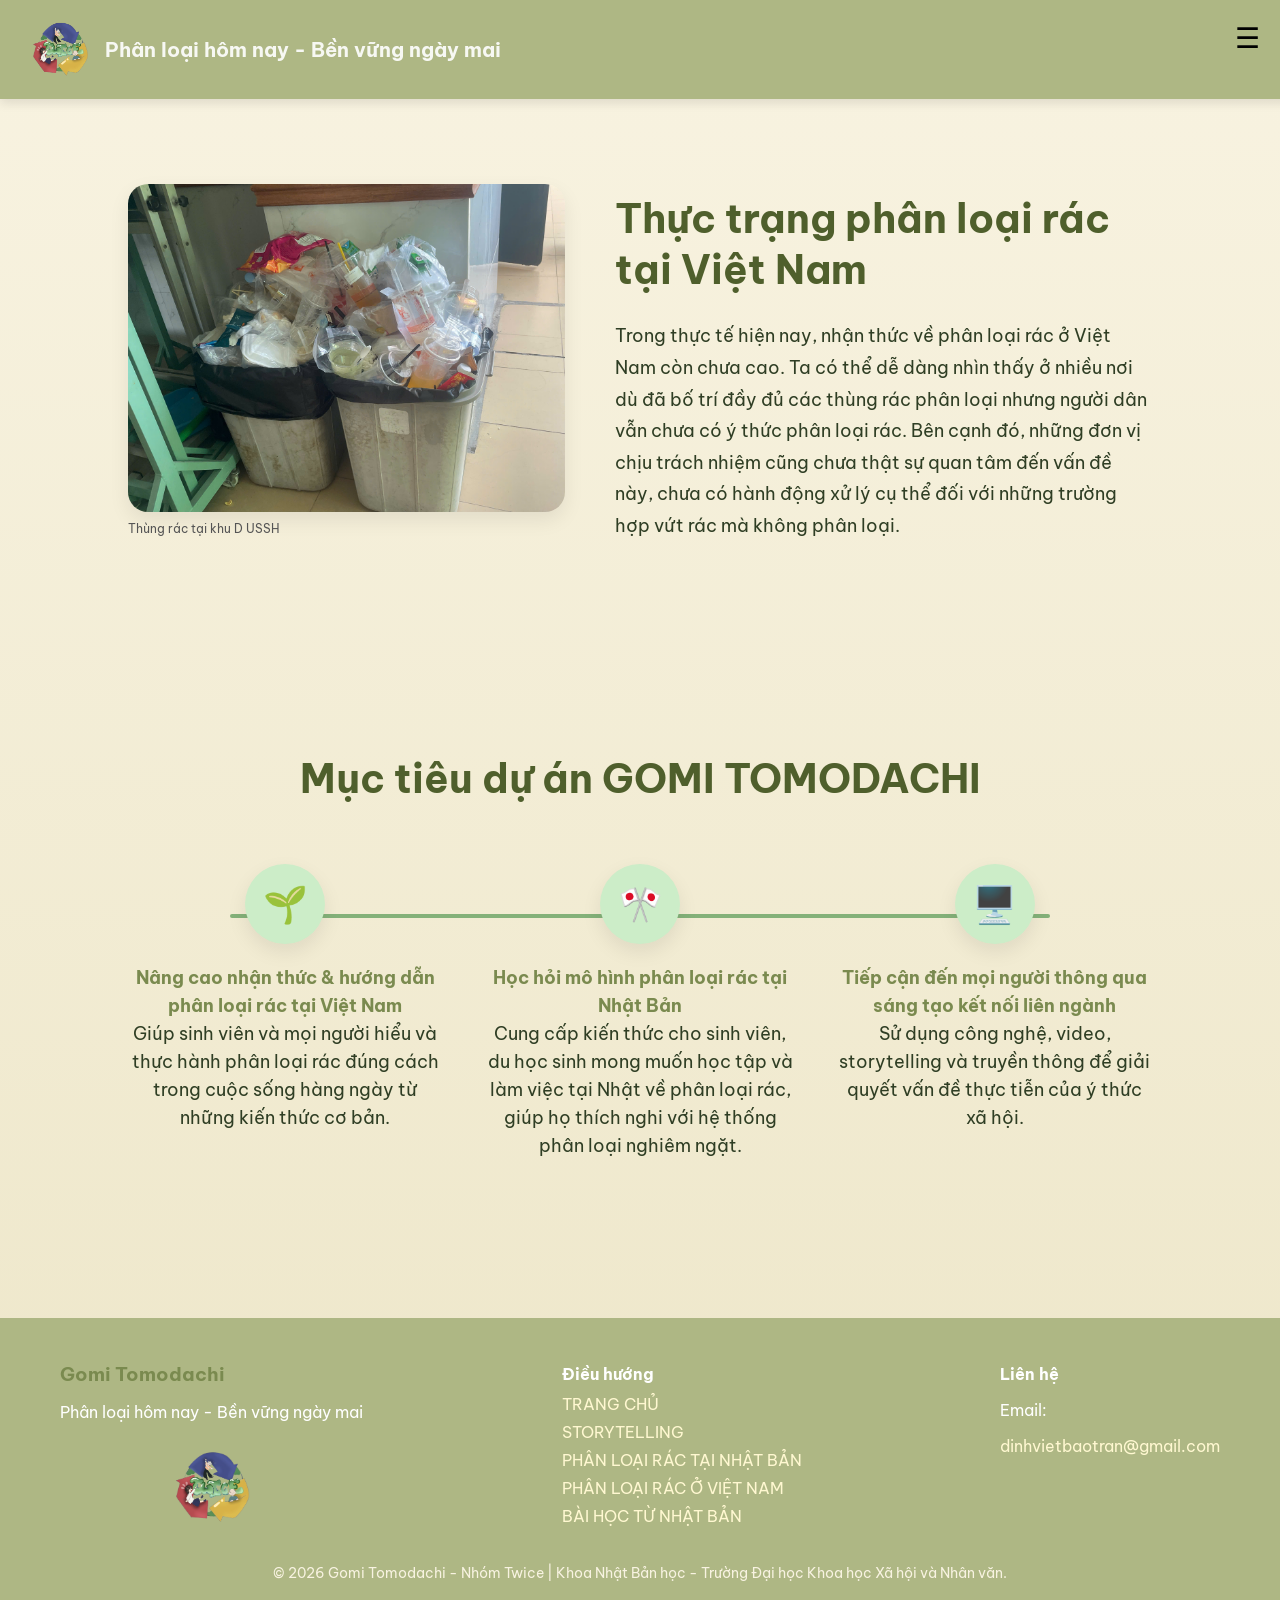
<file: index.html>
<!DOCTYPE html>
<html lang="vi">
	<head>
		<meta charset="utf-8">
		<meta name="viewport" content="width=device-width, initial-scale=1.0">
		<link href="styles.css" rel="stylesheet" type="text/css">
		<link rel="preconnect" href="https://fonts.googleapis.com">
        <link rel="preconnect" href="https://fonts.gstatic.com" crossorigin>
        <link href="https://fonts.googleapis.com/css2?family=Be+Vietnam+Pro:ital,wght@0,100;0,200;0,300;0,400;0,500;0,600;0,700;0,800;0,900;1,100;1,200;1,300;1,400;1,500;1,600;1,700;1,800;1,900&family=Quicksand:wght@300..700&family=Zen+Kaku+Gothic+New&display=swap" rel="stylesheet">
        <title>Gomi Tomodachi</title>
		<link rel="icon" type="image/png" sizes="32x32" href="image/Logo.png">
		<link rel="icon" type="image/png" sizes="16x16" href="image/Logo.png">	
	</head>
        <script>
        function toggleMenu() {
    var menu = document.getElementById("menu");
    menu.classList.toggle("show");
    }
    </script>
        <body>
            <nav class="navbar">
         <div class= nav-left>       
    <img src="image/logo.png" class="logo">

    <p class="slogan">Phân loại hôm nay - Bền vững ngày mai</p>
        </div>

    <div class="menu-btn" onclick="openMenu()">☰</div>

    <div id="sidebar" class="sidebar">
        <a href="#" onclick="closeMenu()">✕</a>
        <a href="index.html">Trang chủ</a>
        <a href="truyen.html">Storytelling</a>
        <a href="sort.html">Phân loại rác tại Nhật</a>
        <a href="sortVN.html">Phân loại rác ở Việt</a>
		<a href="lesson.html">Bài học</a>
    </div>
</nav>

<section class="reality fade-in">
  <div class="reality-container">
    <div class="reality-image">
      <img src="image/rac1.jpg" alt="Thực trạng phân loại rác tại Việt Nam">
    <figcaption class="suoc">Thùng rác tại khu D USSH</figcaption>
	</div>

    <div class="reality-text">
      <h2> Thực trạng phân loại rác tại Việt Nam</h2>
      <p>
        Trong thực tế hiện nay, nhận thức về phân loại rác ở Việt Nam còn chưa cao. 
        Ta có thể dễ dàng nhìn thấy ở nhiều nơi dù đã bố trí đầy đủ các thùng rác phân loại 
        nhưng người dân vẫn chưa có ý thức phân loại rác. 
        Bên cạnh đó, những đơn vị chịu trách nhiệm cũng chưa thật sự quan tâm đến vấn đề này, 
        chưa có hành động xử lý cụ thể đối với những trường hợp vứt rác mà không phân loại.
      </p>
    </div>
  </div>
</section>

<section class="khongbietdatten fade-in">
  <h2> Mục tiêu dự án GOMI TOMODACHI</h2>
  <div class="steps-container fade-in">
    <!-- Step 1 -->
    <div class="step fade-in">
      <div class="circle">🌱</div>
      <p><strong>Nâng cao nhận thức & hướng dẫn phân loại rác tại Việt Nam</strong><br>Giúp sinh viên và mọi người hiểu và thực hành phân loại rác đúng cách trong cuộc sống hàng ngày từ những kiến thức cơ bản. </p>
    </div>

    <!-- Step 2 -->
    <div class="step fade-in">
      <div class="circle">🎌</div>
      <p><strong>Học hỏi mô hình phân loại rác tại Nhật Bản</strong><br>Cung cấp kiến thức cho sinh viên, du học sinh mong muốn học tập và làm việc tại Nhật về phân loại rác, giúp họ thích nghi với hệ thống phân loại nghiêm ngặt.</p>
    </div>

    <!-- Step 3 -->
    <div class="step fade-in">
      <div class="circle">🖥️</div>
      <p><strong>Tiếp cận đến mọi người thông qua sáng tạo kết nối liên ngành</strong><br>Sử dụng công nghệ, video, storytelling và truyền thông để giải quyết vấn đề thực tiễn của ý thức xã hội.</p>
    </div>
  </div>
</section>
		
		    <script>
        function openMenu() {
  document.getElementById("sidebar").style.right = "0";
  overlay.style.display = "block";
}

        function closeMenu() {
  document.getElementById("sidebar").style.right = "-300px";
    overlay.style.display = "none";
}
    </script>

<script>
const elements = document.querySelectorAll('.fade-in');

function checkScroll() {
  const triggerBottom = window.innerHeight * 0.8;

  elements.forEach(el => {
    const boxTop = el.getBoundingClientRect().top;

    if (boxTop < triggerBottom) {
      el.classList.add('show');
    }
  });
}

window.addEventListener('scroll', checkScroll);
</script>
<script>
const fadeElements = document.querySelectorAll('.fade-in');

function fadeInOnScroll() {
  const triggerBottom = window.innerHeight * 0.8;

  fadeElements.forEach(el => {
    const boxTop = el.getBoundingClientRect().top;

    if (boxTop < triggerBottom) {
      el.classList.add('show');
    }
  });
}

window.addEventListener('scroll', fadeInOnScroll);
</script>


		<footer class="site-footer">
			<div class="footer-grid">
			<div class="footer-col">
				<h3>Gomi Tomodachi</h3>
				<p>Phân loại hôm nay - Bền vững ngày mai</p>
				<img src="image/logo.png" class="footer-logo">
			</div>

			<div class="footer-col">
				<h4>Điều hướng</h4>
	<ul>
			<li><a href="index.html">TRANG CHỦ</a></li>
			<li><a href="truyen.html">STORYTELLING</a></li>
			<li><a href="sort.html">PHÂN LOẠI RÁC TẠI NHẬT BẢN</a></li>
			<li><a href="sortVN.html">PHÂN LOẠI RÁC Ở VIỆT NAM</a></li>
			<li><a href="lesson.html">BÀI HỌC TỪ NHẬT BẢN </a></li>
	</ul>
		</div>
		<div class="footer-col">
			<h4>Liên hệ</h4>
			<p>Email:</p>
			<a href="mailto:dinhvietbaotran@gmail.com">dinhvietbaotran@gmail.com
			</a>
		</div>
		</div>
			<p class="copyright">
		© 2026 Gomi Tomodachi - Nhóm Twice | Khoa Nhật Bản học - Trường Đại học Khoa học Xã hội và Nhân văn. 
			</p>

</footer>
	</body>
</html>
</file>
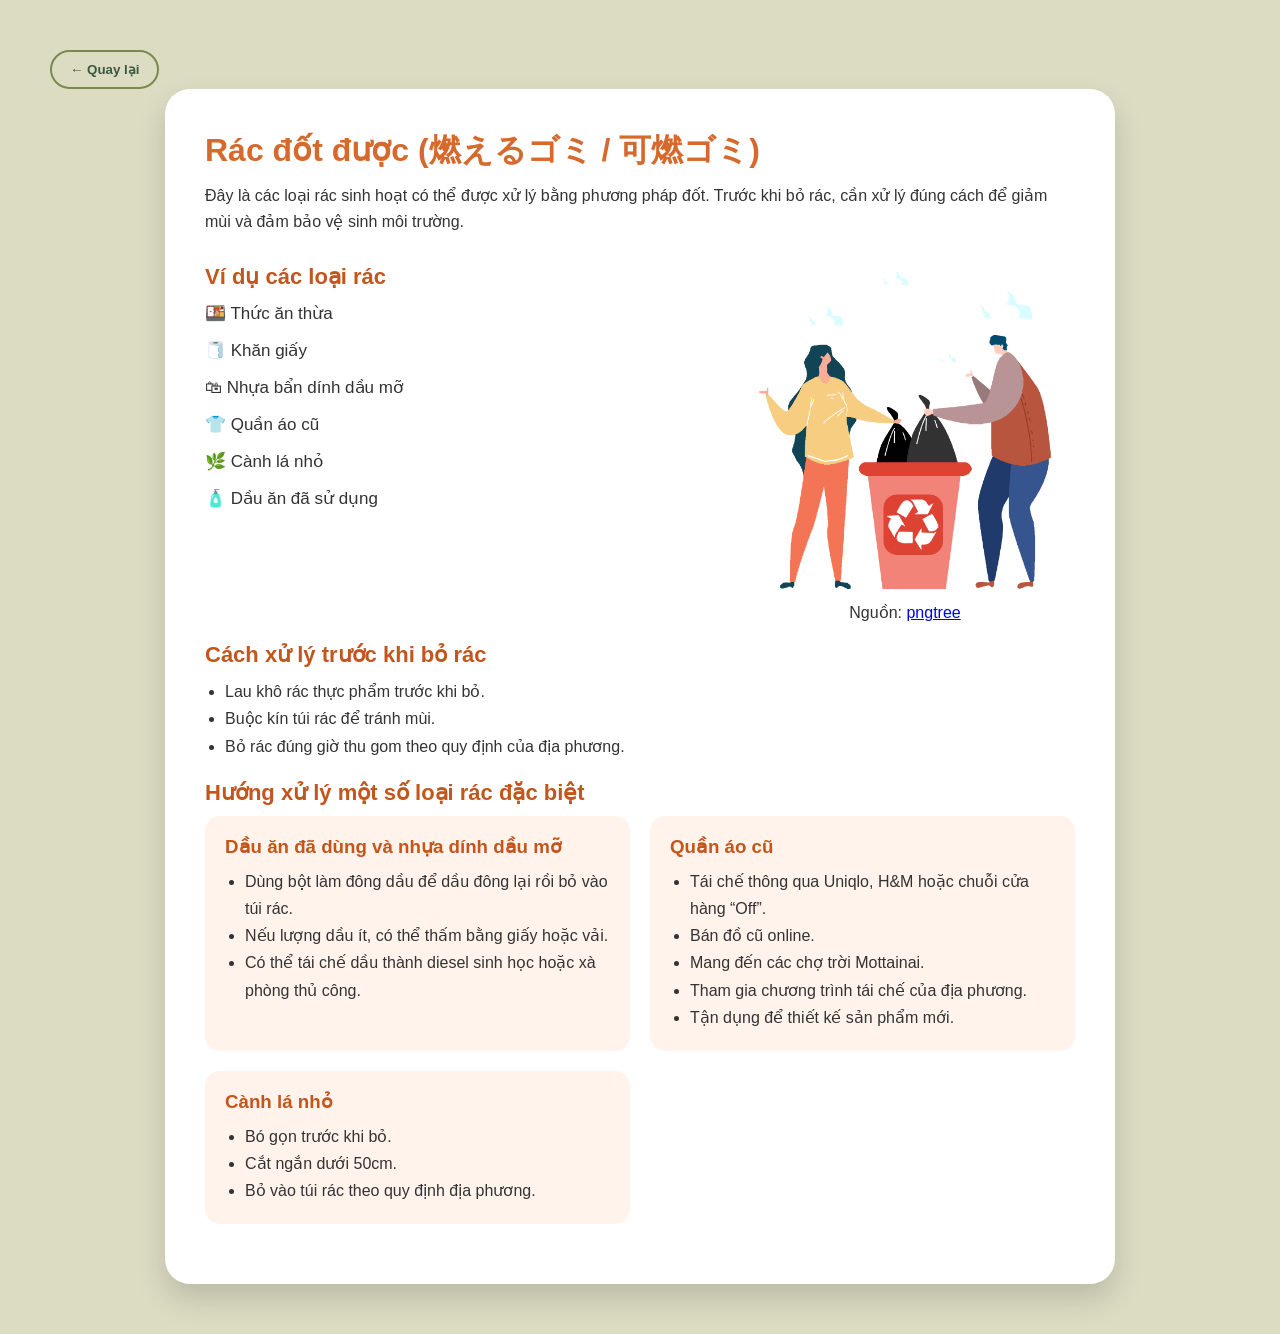
<file: chitiet1.html>
<!DOCTYPE html>
<html lang="vi">
<head>
<meta charset="UTF-8">
<title>Rác đốt được</title>

<style>

*{
box-sizing:border-box;
margin:0;
padding:0;
}

body{
font-family:Arial;
background:#dcdcc3;
padding:50px;
color:#333;
}

/* nút quay lại */
.back-btn {
  display: inline-flex;
  align-items: center;
  gap: 8px;

  background: transparent;
  color: #3A5A40;

  border: 2px solid #7a8a4f;
  padding: 10px 18px;
  border-radius: 30px;

  font-weight: 600;
  cursor: pointer;
  transition: all 0.3s ease;
}

.back-btn:hover {
  background: #7a8a4f;
  color: white;
  transform: translateX(-3px);
}
/* container */

.container{
max-width:950px;
margin:auto;
background:white;
padding:40px;
border-radius:25px;
box-shadow:0 15px 30px rgba(0,0,0,0.15);
}

/* tiêu đề */

h1{
color:#d66a2e;
margin-bottom:10px;
}

.intro{
margin-bottom:30px;
line-height:1.6;
}

/* section */

.section{
margin-bottom:20px;
}

.section h2{
color:#c3561c;
margin-bottom:10px;
font-size:22px;
}
h2{
margin-bottom:8px;
}

/* list */

ul{
padding-left:20px;
line-height:1.7;
}
.trash-list{
list-style:none;
padding-left:0;
margin-top:5px;
}

.trash-list li{
font-size:17px;
margin-bottom:8px;
display:flex;
align-items:center;
gap:8px;
}
.example-layout{
display:flex;
align-items:flex-start;
justify-content:space-between;
gap:40px;
margin-top:10px;
margin-bottom: 10px;
}
.example-text{
    max-width: 400px;
}
.img{
width:340px;
height:auto;
border-radius:15px;
margin-top: -10px;
}

.image-box{
text-align:center;
margin-top:5px;
}

/* grid cho phần xử lý đặc biệt */

.grid{
display:grid;
grid-template-columns:1fr 1fr;
gap:20px;
margin-top:10px;
}

.card{
background:#fff3eb;
padding:20px;
border-radius:15px;
transition:0.25s;
}

.card:hover{
transform:translateY(-4px);
}

.card h3{
margin-bottom:10px;
color:#c3561c;
}

</style>
</head>

<body>

<button onclick="history.back()"class="back-btn">← Quay lại</button>

<div class="container">

<h1>Rác đốt được (燃えるゴミ / 可燃ゴミ)</h1>

<p class="intro">
Đây là các loại rác sinh hoạt có thể được xử lý bằng phương pháp đốt.
Trước khi bỏ rác, cần xử lý đúng cách để giảm mùi và đảm bảo vệ sinh môi trường.
</p>

<div class="section">
<div class="example-layout">

<div class="example-text">

<h2>Ví dụ các loại rác</h2>

<ul class="trash-list">
<li>🍱 Thức ăn thừa</li>
<li>🧻 Khăn giấy</li>
<li>🛍 Nhựa bẩn dính dầu mỡ</li>
<li>👕 Quần áo cũ</li>
<li>🌿 Cành lá nhỏ</li>
<li>🧴 Dầu ăn đã sử dụng</li>
</ul>

</div>

<div class="image-box">
<img src="image/anhchitiet1.png" alt="Rác đốt được" class="img">
<p class="source">
Nguồn: <a href="https://vi.pngtree.com/freepng/volunteers-clean-up-garbage-flat-illustration_6684786.html">
pngtree</a>
</p>
</div>
</div>
</div>

<div class="section">
<h2>Cách xử lý trước khi bỏ rác</h2>

<ul>
<li>Lau khô rác thực phẩm trước khi bỏ.</li>
<li>Buộc kín túi rác để tránh mùi.</li>
<li>Bỏ rác đúng giờ thu gom theo quy định của địa phương.</li>
</ul>

</div>


<div class="section">

<h2>Hướng xử lý một số loại rác đặc biệt</h2>

<div class="grid">

<div class="card">

<h3>Dầu ăn đã dùng và nhựa dính dầu mỡ</h3>

<ul>
<li>Dùng bột làm đông dầu để dầu đông lại rồi bỏ vào túi rác.</li>
<li>Nếu lượng dầu ít, có thể thấm bằng giấy hoặc vải.</li>
<li>Có thể tái chế dầu thành diesel sinh học hoặc xà phòng thủ công.</li>
</ul>

</div>


<div class="card">

<h3>Quần áo cũ</h3>

<ul>
<li>Tái chế thông qua Uniqlo, H&M hoặc chuỗi cửa hàng “Off”.</li>
<li>Bán đồ cũ online.</li>
<li>Mang đến các chợ trời Mottainai.</li>
<li>Tham gia chương trình tái chế của địa phương.</li>
<li>Tận dụng để thiết kế sản phẩm mới.</li>
</ul>

</div>


<div class="card">

<h3>Cành lá nhỏ</h3>

<ul>
<li>Bó gọn trước khi bỏ.</li>
<li>Cắt ngắn dưới 50cm.</li>
<li>Bỏ vào túi rác theo quy định địa phương.</li>
</ul>

</div>

</div>

</div>

</div>
</body>
</html>
</file>
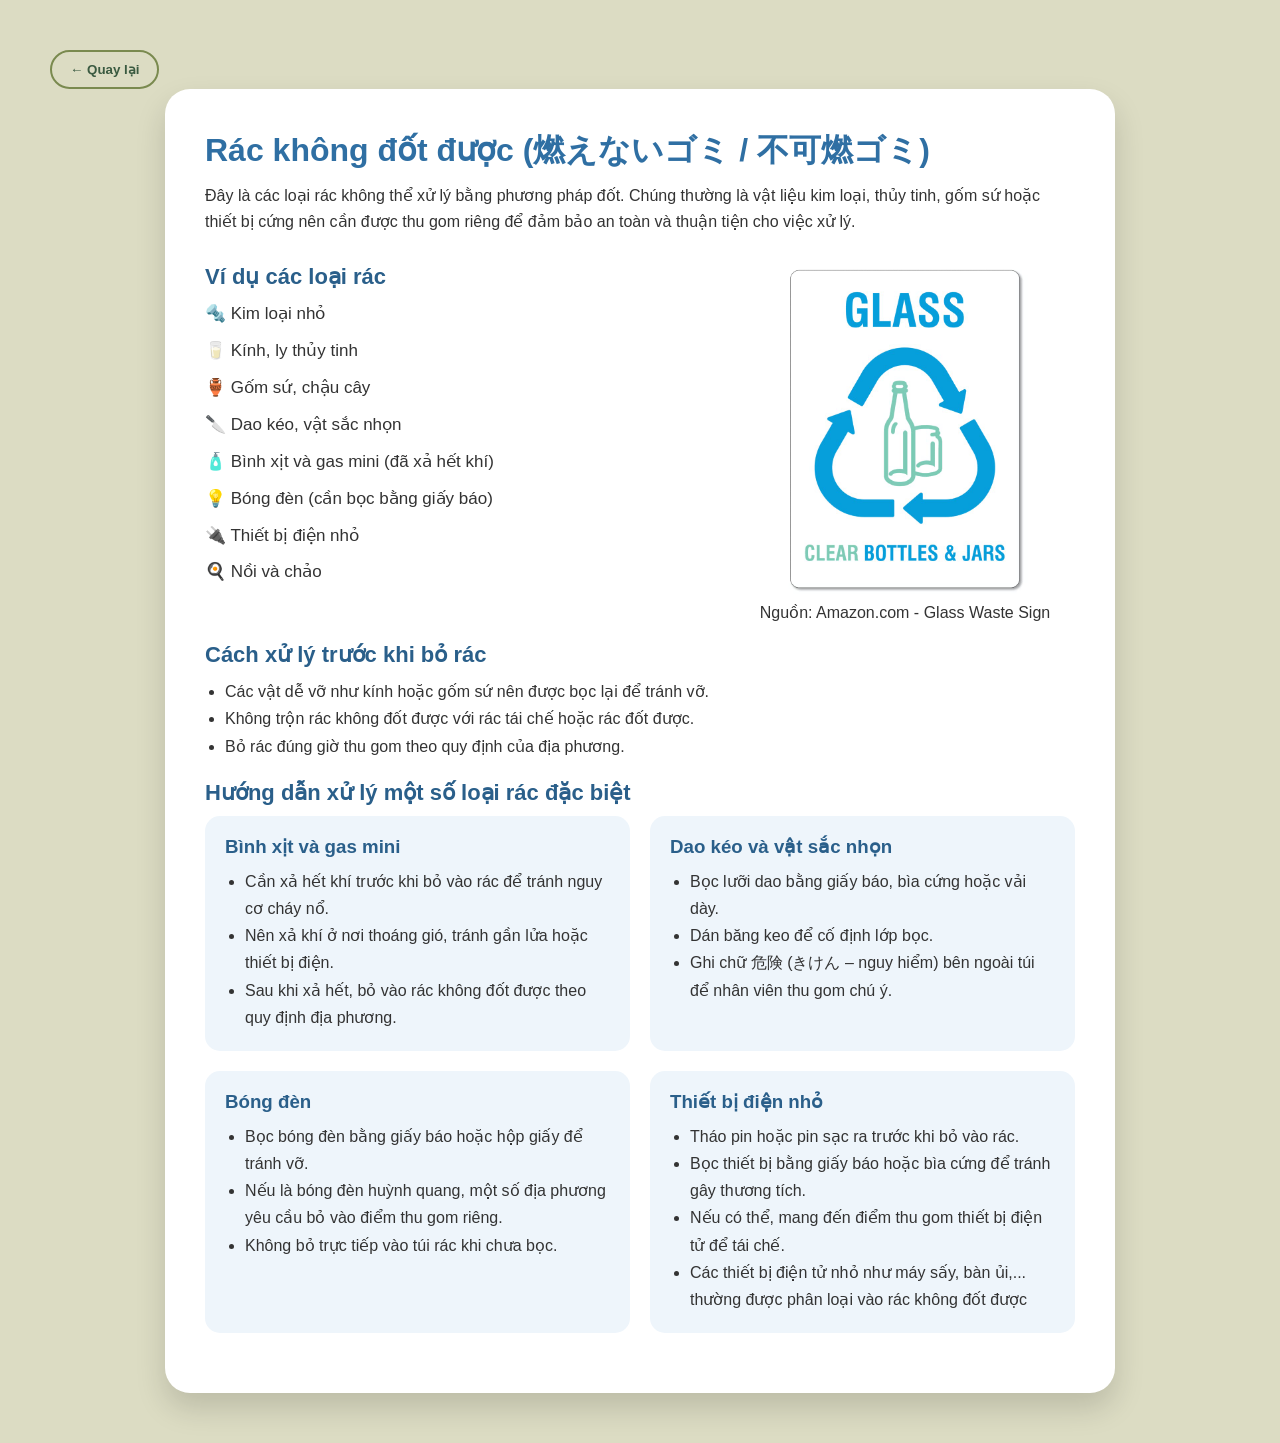
<file: chitiet2.html>
<!DOCTYPE html>
<html lang="vi">
<head>
<meta charset="UTF-8">
<title>Rác không đốt được</title>

<style>

*{
box-sizing:border-box;
margin:0;
padding:0;
}

body{
font-family:Arial;
background:#dcdcc3;
padding:50px;
color:#333;
}

/* nút quay lại */
.back-btn {
  display: inline-flex;
  align-items: center;
  gap: 8px;

  background: transparent;
  color: #3A5A40;

  border: 2px solid #7a8a4f;
  padding: 10px 18px;
  border-radius: 30px;

  font-weight: 600;
  cursor: pointer;
  transition: all 0.3s ease;
}

.back-btn:hover {
  background: #7a8a4f;
  color: white;
  transform: translateX(-3px);
}

/* container */

.container{
max-width:950px;
margin:auto;
background:white;
padding:40px;
border-radius:25px;
box-shadow:0 15px 30px rgba(0,0,0,0.15);
}

/* tiêu đề */

h1{
color:#2f6fa3;
margin-bottom:10px;
}

.intro{
margin-bottom:30px;
line-height:1.6;
}

/* section */

.section{
margin-bottom:20px;
}

.section h2{
color:#2a5f8a;
margin-bottom:10px;
font-size:22px;
}
h2{
margin-bottom:8px;
}

/* list */

ul{
padding-left:20px;
line-height:1.7;
}
.trash-list{
list-style:none;
padding-left:0;
margin-top:5px;
}

.trash-list li{
font-size:17px;
margin-bottom:8px;
display:flex;
align-items:center;
gap:8px;
}
.example-layout{
display:flex;
align-items:flex-start;
justify-content:space-between;
gap:40px;
margin-top:10px;
margin-bottom: 10px;
}
.example-text{
    max-width: 400px;
}
.img{
width:340px;
height:auto;
border-radius:15px;
margin-top: -10px;
}

.image-box{
text-align:center;
margin-top:5px;
}

/* grid cho phần xử lý đặc biệt */

.grid{
display:grid;
grid-template-columns:1fr 1fr;
gap:20px;
margin-top:10px;
}

.card{
background:#eef5fb;
padding:20px;
border-radius:15px;
transition:0.25s;
}

.card:hover{
transform:translateY(-4px);
}

.card h3{
margin-bottom:10px;
color:#2a5f8a;
}

</style>
</head>

<body>

<button onclick="history.back()"class="back-btn">← Quay lại</button>

<div class="container">

<h1>Rác không đốt được (燃えないゴミ / 不可燃ゴミ)</h1>

<p class="intro">
Đây là các loại rác không thể xử lý bằng phương pháp đốt.
Chúng thường là vật liệu kim loại, thủy tinh, gốm sứ hoặc thiết bị cứng nên cần được thu gom riêng để đảm bảo an toàn và thuận tiện cho việc xử lý.
</p>

<div class="section">
<div class="example-layout">

<div class="example-text">

<h2>Ví dụ các loại rác</h2>
<ul class="trash-list">
<li>🔩 Kim loại nhỏ</li>
<li>🥛 Kính, ly thủy tinh</li>
<li>🏺 Gốm sứ, chậu cây</li>
<li>🔪 Dao kéo, vật sắc nhọn</li>
<li>🧴 Bình xịt và gas mini (đã xả hết khí)</li>
<li>💡 Bóng đèn (cần bọc bằng giấy báo)</li>
<li>🔌 Thiết bị điện nhỏ</li>
<li>🍳 Nồi và chảo</li>
</ul>

</div>

<div class="image-box">
<img src="image/anhchitiet2.jpg" alt="Rác không đốt được" class="img">
<p class="source">
Nguồn: Amazon.com - Glass Waste Sign
</p>
</div>

</div>
</div>

<div class="section">
<h2>Cách xử lý trước khi bỏ rác</h2>

<ul>
<li>Các vật dễ vỡ như kính hoặc gốm sứ nên được bọc lại để tránh vỡ.</li>
<li>Không trộn rác không đốt được với rác tái chế hoặc rác đốt được.</li>
<li>Bỏ rác đúng giờ thu gom theo quy định của địa phương. </li>
</ul>

</div>


<div class="section">

<h2>Hướng dẫn xử lý một số loại rác đặc biệt</h2>

<div class="grid">

<div class="card">

<h3>Bình xịt và gas mini</h3>

<ul>
<li>Cần xả hết khí trước khi bỏ vào rác để tránh nguy cơ cháy nổ.</li>
<li>Nên xả khí ở nơi thoáng gió, tránh gần lửa hoặc thiết bị điện.</li>
<li>Sau khi xả hết, bỏ vào rác không đốt được theo quy định địa phương.
</li>
</ul>

</div>

<div class="card">

<h3>Dao kéo và vật sắc nhọn</h3>

<ul>
<li>Bọc lưỡi dao bằng giấy báo, bìa cứng hoặc vải dày.</li>
<li>Dán băng keo để cố định lớp bọc.</li>
<li>Ghi chữ 危険 (きけん – nguy hiểm) bên ngoài túi để nhân viên thu gom chú ý.</li>
</ul>

</div>

<div class="card">

<h3>Bóng đèn</h3>

<ul>
<li>Bọc bóng đèn bằng giấy báo hoặc hộp giấy để tránh vỡ.</li>
<li>Nếu là bóng đèn huỳnh quang, một số địa phương yêu cầu bỏ vào điểm thu gom riêng.</li>
<li>Không bỏ trực tiếp vào túi rác khi chưa bọc.</li>
</ul>
</div>

<div class="card">

<h3>Thiết bị điện nhỏ</h3>
<ul>
<li>Tháo pin hoặc pin sạc ra trước khi bỏ vào rác.</li>
<li>Bọc thiết bị bằng giấy báo hoặc bìa cứng để tránh gây thương tích.</li>
<li>Nếu có thể, mang đến điểm thu gom thiết bị điện tử để tái chế.</li>
<li>Các thiết bị điện tử nhỏ như máy sấy, bàn ủi,... thường được phân loại vào rác không đốt được</li>
</ul>
</div>

</div>

</div>

</div>

</div>

</body>
</html>
</file>
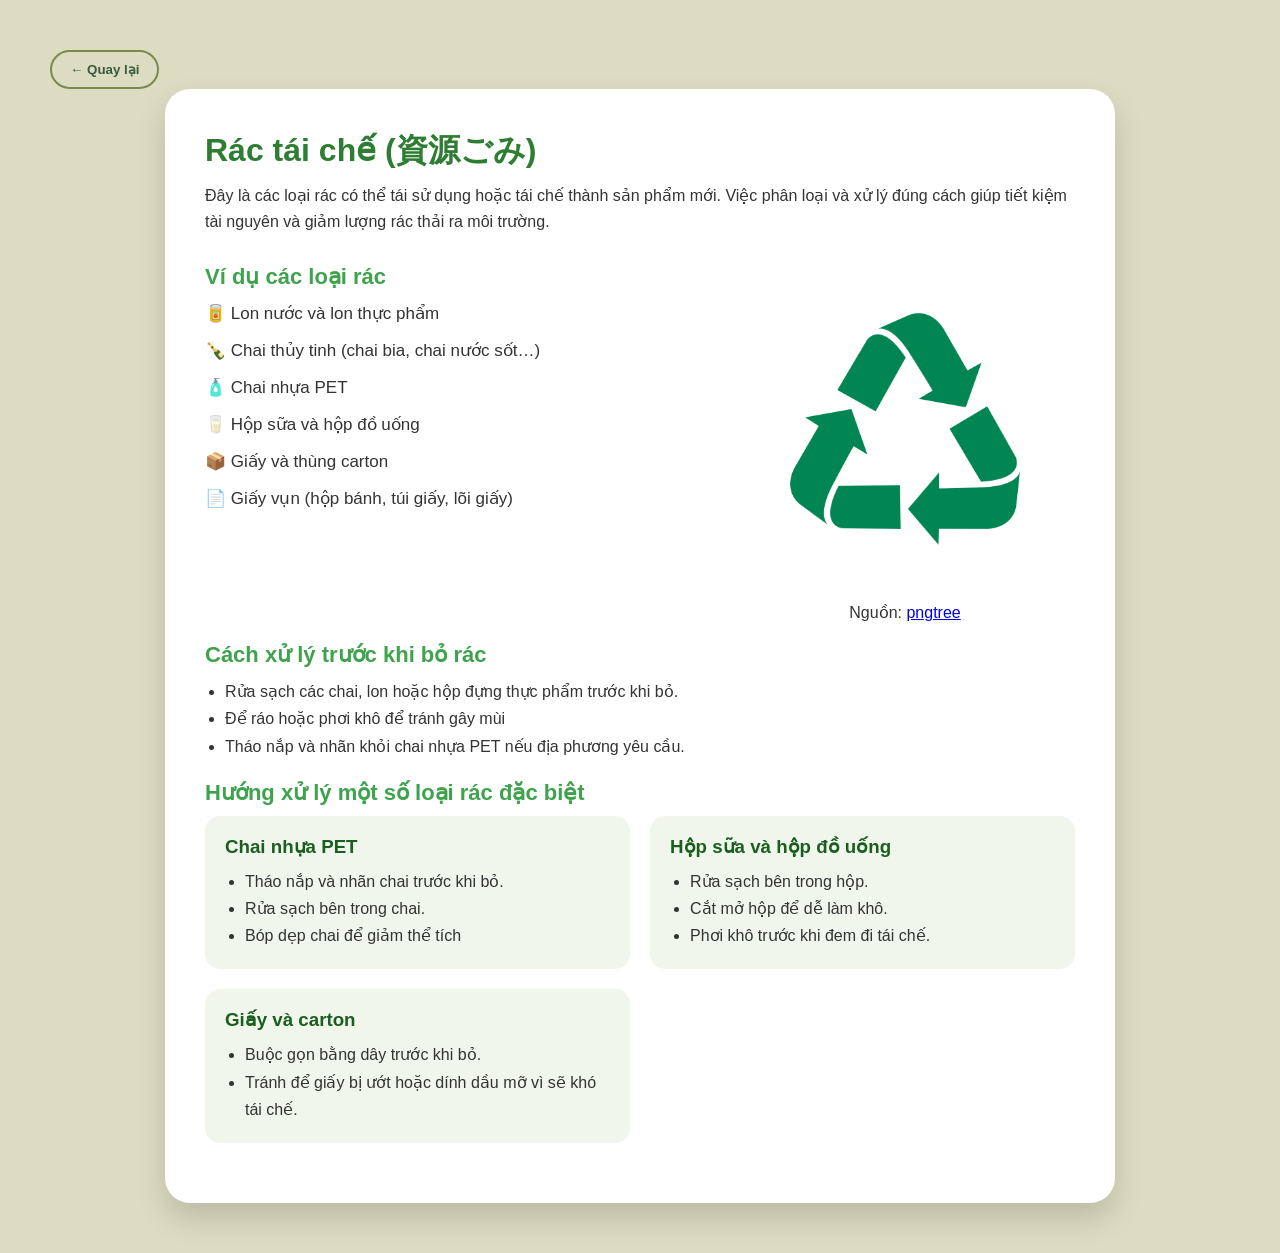
<file: chitiet3.html>
<!DOCTYPE html>
<html lang="vi">
<head>
<meta charset="UTF-8">
<title>Rác tái chế</title>

<style>

*{
box-sizing:border-box;
margin:0;
padding:0;
}

body{
font-family:Arial;
background:#dcdcc3;
padding:50px;
color:#333;
}

/* nút quay lại */
.back-btn {
  display: inline-flex;
  align-items: center;
  gap: 8px;

  background: transparent;
  color: #3A5A40;

  border: 2px solid #7a8a4f;
  padding: 10px 18px;
  border-radius: 30px;

  font-weight: 600;
  cursor: pointer;
  transition: all 0.3s ease;
}

.back-btn:hover {
  background: #7a8a4f;
  color: white;
  transform: translateX(-3px);
}

/* container */

.container{
max-width:950px;
margin:auto;
background:white;
padding:40px;
border-radius:25px;
box-shadow:0 15px 30px rgba(0,0,0,0.15);
}

/* tiêu đề */

h1{
color:#2e7d32;
margin-bottom:10px;
}

.intro{
margin-bottom:30px;
line-height:1.6;
}

/* section */

.section{
margin-bottom:20px;
}

.section h2{
color:#3fa34d;
margin-bottom:10px;
font-size:22px;
}
h2{
margin-bottom:8px;
}

/* list */

ul{
padding-left:20px;
line-height:1.7;
}
.trash-list{
list-style:none;
padding-left:0;
margin-top:5px;
}

.trash-list li{
font-size:17px;
margin-bottom:8px;
display:flex;
align-items:center;
gap:8px;
}
.example-layout{
display:flex;
align-items:flex-start;
justify-content:space-between;
gap:40px;
margin-top:10px;
margin-bottom: 10px;
}
.example-text{
    max-width: 400px;
}
.img{
width:340px;
height:auto;
border-radius:15px;
margin-top: -10px;
}

.image-box{
text-align:center;
margin-top:5px;
}

/* grid cho phần xử lý đặc biệt */

.grid{
display:grid;
grid-template-columns:1fr 1fr;
gap:20px;
margin-top:10px;
}

.card{
background:#f0f6ec;
padding:20px;
border-radius:15px;
transition:0.25s;
}

.card:hover{
transform:translateY(-4px);
}

.card h3{
margin-bottom:10px;
color:#1b5e20;
}

</style>
</head>

<body>

<button onclick="history.back()"class="back-btn">← Quay lại</button>

<div class="container">

<h1>Rác tái chế (資源ごみ)</h1>

<p class="intro">
Đây là các loại rác có thể tái sử dụng hoặc tái chế thành sản phẩm mới.
Việc phân loại và xử lý đúng cách giúp tiết kiệm tài nguyên và giảm lượng rác thải ra môi trường.
</p>

<div class="section">
<div class="example-layout">

<div class="example-text">

<h2>Ví dụ các loại rác</h2>

<ul class="trash-list">
<li>🥫 Lon nước và lon thực phẩm</li>
<li>🍾 Chai thủy tinh (chai bia, chai nước sốt…)</li>
<li>🧴 Chai nhựa PET</li>
<li>🥛 Hộp sữa và hộp đồ uống</li>
<li>📦 Giấy và thùng carton</li>
<li>📄 Giấy vụn (hộp bánh, túi giấy, lõi giấy)</li>
</ul>

</div>

<div class="image-box">
<img src="image/anhchitiet3.png" alt="Rác tái chế" class="img">
<p class="source">
Nguồn: <a href="https://vi.pngtree.com/freepng/green-and-environmentally-friendly-garbage-can-be-recycled_5457660.html">
pngtree</a>
</p>
</div>

</div>
</div>

<div class="section">
<h2>Cách xử lý trước khi bỏ rác</h2>

<ul>
<li>Rửa sạch các chai, lon hoặc hộp đựng thực phẩm trước khi bỏ.</li>
<li>Để ráo hoặc phơi khô để tránh gây mùi</li>
<li>Tháo nắp và nhãn khỏi chai nhựa PET nếu địa phương yêu cầu.</li>
</ul>

</div>


<div class="section">

<h2>Hướng xử lý một số loại rác đặc biệt</h2>

<div class="grid">

<div class="card">

<h3>Chai nhựa PET</h3>

<ul>
<li>Tháo nắp và nhãn chai trước khi bỏ.</li>
<li>Rửa sạch bên trong chai.</li>
<li>Bóp dẹp chai để giảm thể tích</li>
</ul>

</div>


<div class="card">

<h3>Hộp sữa và hộp đồ uống</h3>

<ul>
<li>Rửa sạch bên trong hộp.</li>
<li>Cắt mở hộp để dễ làm khô.</li>
<li>Phơi khô trước khi đem đi tái chế.</li>
</ul>

</div>


<div class="card">

<h3>Giấy và carton</h3>

<ul>
<li>Buộc gọn bằng dây trước khi bỏ.</li>
<li>Tránh để giấy bị ướt hoặc dính dầu mỡ vì sẽ khó tái chế.</li>
</ul>

</div>

</div>

</div>

</div>

</body>
</html>
</file>
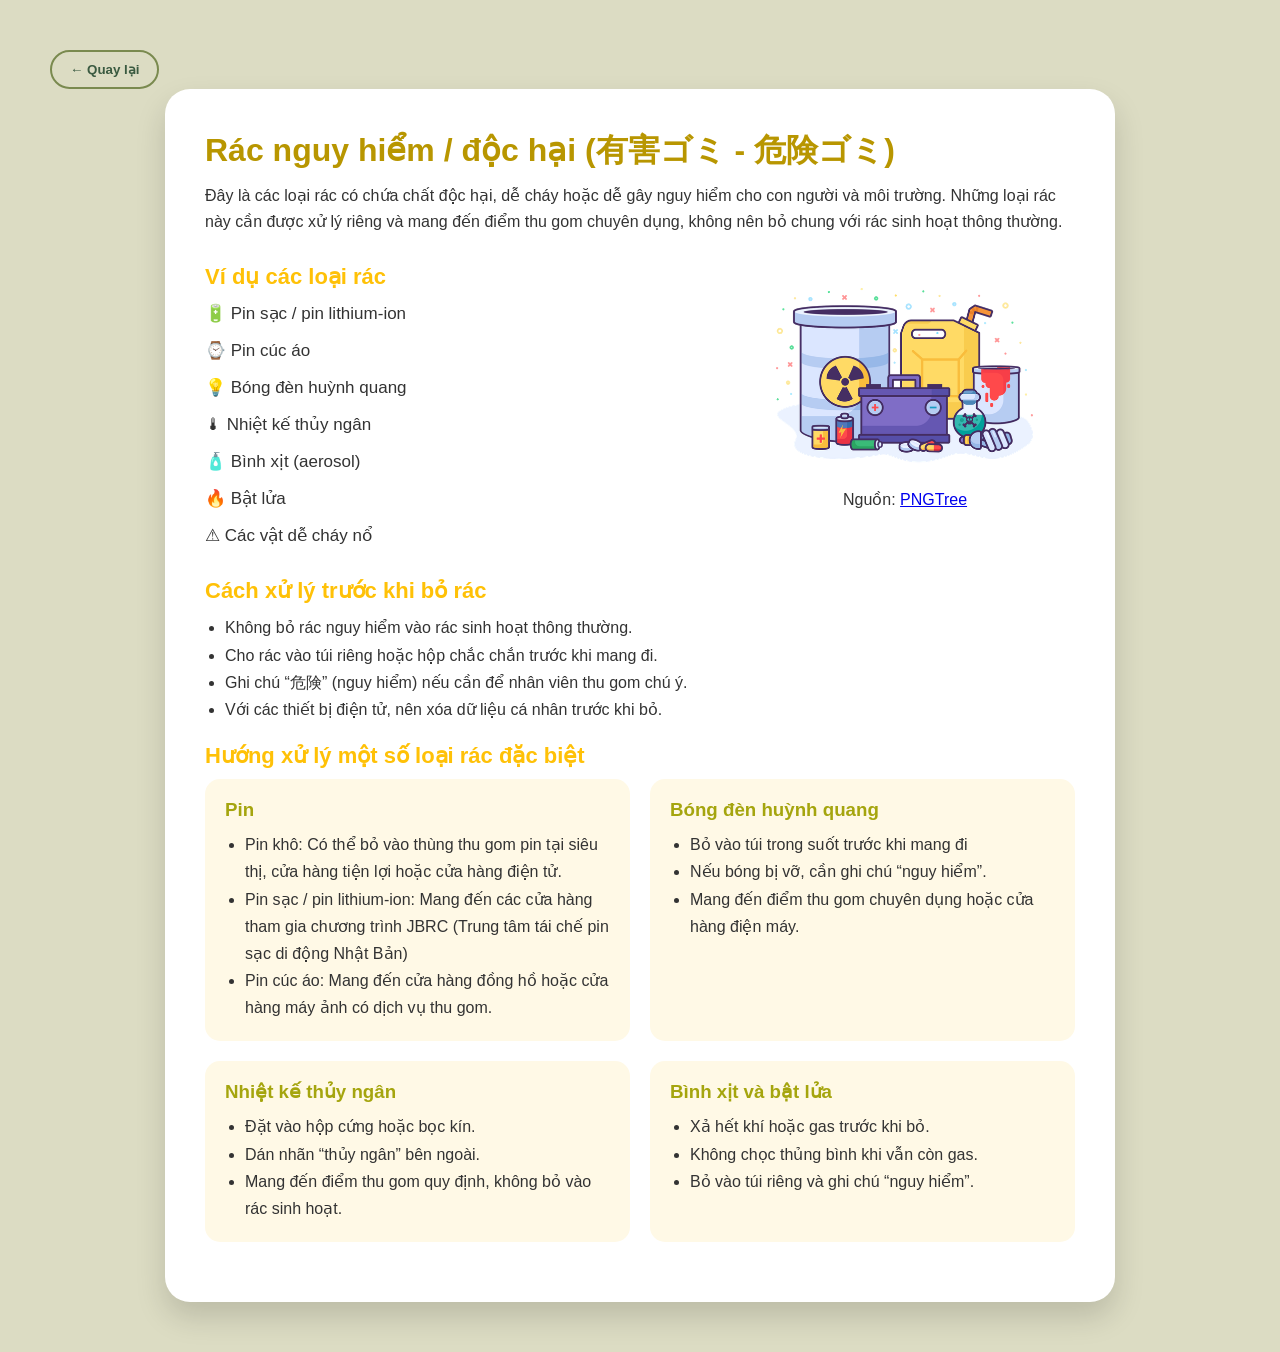
<file: chitiet4.html>
<!DOCTYPE html>
<html lang="vi">
<head>
<meta charset="UTF-8">
<title>Rác nguy hiểm</title>

<style>

*{
box-sizing:border-box;
margin:0;
padding:0;
}

body{
font-family:Arial;
background:#dcdcc3;
padding:50px;
color:#333;
}

/* nút quay lại */
.back-btn {
  display: inline-flex;
  align-items: center;
  gap: 8px;

  background: transparent;
  color: #3A5A40;

  border: 2px solid #7a8a4f;
  padding: 10px 18px;
  border-radius: 30px;

  font-weight: 600;
  cursor: pointer;
  transition: all 0.3s ease;
}

.back-btn:hover {
  background: #7a8a4f;
  color: white;
  transform: translateX(-3px);
}

/* container */

.container{
max-width:950px;
margin:auto;
background:white;
padding:40px;
border-radius:25px;
box-shadow:0 15px 30px rgba(0,0,0,0.15);
}

/* tiêu đề */

h1{
color:#b89600;
margin-bottom:10px;
}

.intro{
margin-bottom:30px;
line-height:1.6;
}

/* section */

.section{
margin-bottom:20px;
}

.section h2{
color:#ffc107;
margin-bottom:10px;
font-size:22px;
}
h2{
margin-bottom:8px;
}

/* list */

ul{
padding-left:20px;
line-height:1.7;
}
.trash-list{
list-style:none;
padding-left:0;
margin-top:5px;
}

.trash-list li{
font-size:17px;
margin-bottom:8px;
display:flex;
align-items:center;
gap:8px;
}
.example-layout{
display:flex;
align-items:flex-start;
justify-content:space-between;
gap:40px;
margin-top:10px;
margin-bottom: 10px;
}
.example-text{
    max-width: 400px;
}
.img{
width:340px;
height:auto;
border-radius:15px;
margin-top: -10px;
}

.image-box{
text-align:center;
margin-top:5px;
}

/* grid cho phần xử lý đặc biệt */

.grid{
display:grid;
grid-template-columns:1fr 1fr;
gap:20px;
margin-top:10px;
}

.card{
background:#fff9e6;
padding:20px;
border-radius:15px;
transition:0.25s;
}

.card:hover{
transform:translateY(-4px);
}

.card h3{
margin-bottom:10px;
color:#a5a50e;
}

</style>
</head>

<body>

<button onclick="history.back()"class="back-btn">← Quay lại</button>

<div class="container">

<h1>Rác nguy hiểm / độc hại (有害ゴミ - 危険ゴミ)</h1>

<p class="intro">
Đây là các loại rác có chứa chất độc hại, dễ cháy hoặc dễ gây nguy hiểm cho con người và môi trường.
Những loại rác này cần được xử lý riêng và mang đến điểm thu gom chuyên dụng, không nên bỏ chung với rác sinh hoạt thông thường.
</p>

<div class="section">
<div class="example-layout">

<div class="example-text">

<h2>Ví dụ các loại rác</h2>

<ul class="trash-list">
<li>🔋 Pin sạc / pin lithium-ion</li>
<li>⌚ Pin cúc áo</li>
<li>💡 Bóng đèn huỳnh quang</li>
<li>🌡 Nhiệt kế thủy ngân</li>
<li>🧴 Bình xịt (aerosol)</li>
<li>🔥 Bật lửa</li>
<li>⚠ Các vật dễ cháy nổ  </li>
</ul>

</div>

<div class="image-box">
<img src="image/anhchitiet4.png" alt="Rác nguy hiểm" class="img">
<p class="source">
Nguồn: <a href="https://pngtree.com/free-png-vectors/bulky-waste-vector" target="_blank">PNGTree</a>
</p>
</div>
</div>
</div>

<div class="section">
<h2>Cách xử lý trước khi bỏ rác</h2>

<ul>
<li>Không bỏ rác nguy hiểm vào rác sinh hoạt thông thường.</li>
<li>Cho rác vào túi riêng hoặc hộp chắc chắn trước khi mang đi.</li>
<li>Ghi chú “危険” (nguy hiểm) nếu cần để nhân viên thu gom chú ý.</li>
<li>Với các thiết bị điện tử, nên xóa dữ liệu cá nhân trước khi bỏ.</li>
</ul>

</div>


<div class="section">

<h2>Hướng xử lý một số loại rác đặc biệt</h2>

<div class="grid">

<div class="card">

<h3>Pin</h3>

<ul>
<li>Pin khô: Có thể bỏ vào thùng thu gom pin tại siêu thị, cửa hàng tiện lợi hoặc cửa hàng điện tử.</li>
<li>Pin sạc / pin lithium-ion: Mang đến các cửa hàng tham gia chương trình JBRC (Trung tâm tái chế pin sạc di động Nhật Bản)</li>
<li>Pin cúc áo: Mang đến cửa hàng đồng hồ hoặc cửa hàng máy ảnh có dịch vụ thu gom.</li>
</ul>

</div>


<div class="card">

<h3>Bóng đèn huỳnh quang</h3>

<ul>
<li>Bỏ vào túi trong suốt trước khi mang đi</li>
<li>Nếu bóng bị vỡ, cần ghi chú “nguy hiểm”.</li>
<li>Mang đến điểm thu gom chuyên dụng hoặc cửa hàng điện máy.</li>
</ul>

</div>


<div class="card">

<h3>Nhiệt kế thủy ngân</h3>

<ul>
<li>Đặt vào hộp cứng hoặc bọc kín.</li>
<li>Dán nhãn “thủy ngân” bên ngoài.</li>
<li>Mang đến điểm thu gom quy định, không bỏ vào rác sinh hoạt.</li>
</ul>

</div>
<div class="card">

<h3>Bình xịt và bật lửa</h3>

<ul>
<li>Xả hết khí hoặc gas trước khi bỏ.</li>
<li>Không chọc thủng bình khi vẫn còn gas.</li>
<li>Bỏ vào túi riêng và ghi chú “nguy hiểm”.</li>
</ul>

</div>

</div>

</div>

</div>

</body>
</html>
</file>
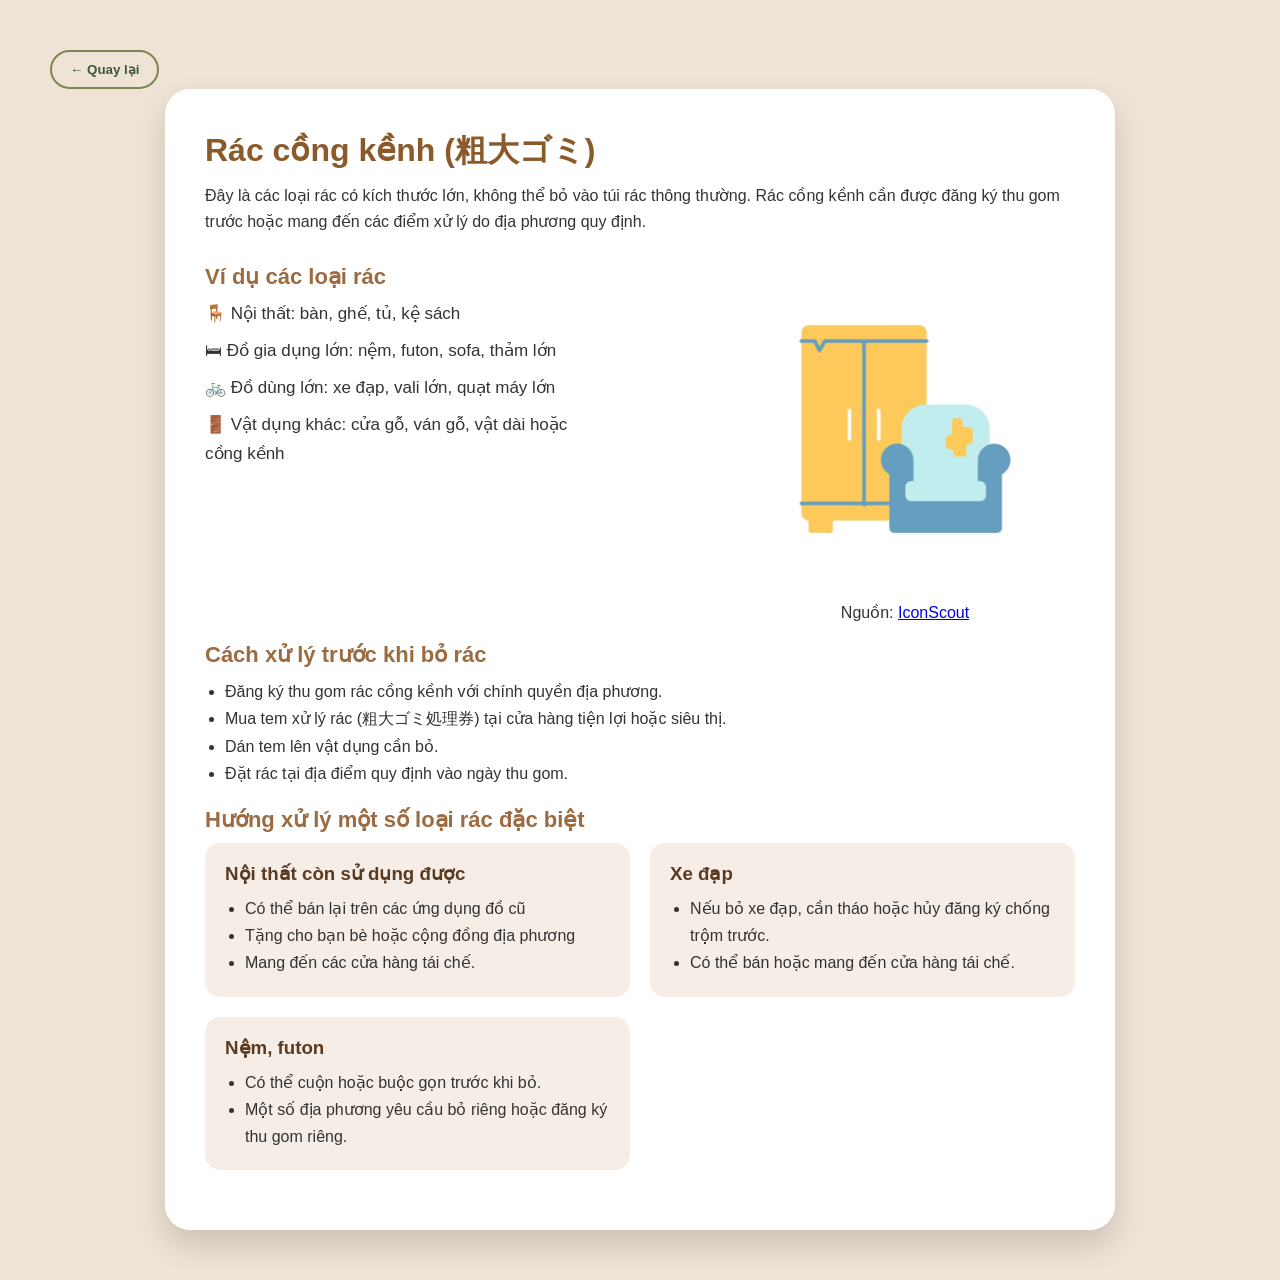
<file: chitiet5.html>
<!DOCTYPE html>
<html lang="vi">
<head>
<meta charset="UTF-8">
<title>Rác cồng kềnh</title>

<style>

*{
box-sizing:border-box;
margin:0;
padding:0;
}

body{
font-family:Arial;
background:#efe3d6;
padding:50px;
color:#333;
}

/* nút quay lại */
.back-btn {
  display: inline-flex;
  align-items: center;
  gap: 8px;

  background: transparent;
  color: #3A5A40;

  border: 2px solid #7a8a4f;
  padding: 10px 18px;
  border-radius: 30px;

  font-weight: 600;
  cursor: pointer;
  transition: all 0.3s ease;
}

.back-btn:hover {
  background: #7a8a4f;
  color: white;
  transform: translateX(-3px);
}

/* container */

.container{
max-width:950px;
margin:auto;
background:white;
padding:40px;
border-radius:25px;
box-shadow:0 15px 30px rgba(0,0,0,0.15);
}

/* tiêu đề */

h1{
color:#8b5a2b;
margin-bottom:10px;
}

.intro{
margin-bottom:30px;
line-height:1.6;
}

/* section */

.section{
margin-bottom:20px;
}

.section h2{
color:#9c6b42;
margin-bottom:10px;
font-size:22px;
}
h2{
margin-bottom:8px;
}

/* list */

ul{
padding-left:20px;
line-height:1.7;
}
.trash-list{
list-style:none;
padding-left:0;
margin-top:5px;
}

.trash-list li{
font-size:17px;
margin-bottom:8px;
display:flex;
align-items:center;
gap:8px;
}
.example-layout{
display:flex;
align-items:flex-start;
justify-content:space-between;
gap:40px;
margin-top:10px;
margin-bottom: 10px;
}
.example-text{
    max-width: 400px;
}
.img{
width:340px;
height:auto;
border-radius:15px;
margin-top: -10px;
}

.image-box{
text-align:center;
margin-top:5px;
}

/* grid cho phần xử lý đặc biệt */

.grid{
display:grid;
grid-template-columns:1fr 1fr;
gap:20px;
margin-top:10px;
}

.card{
background:#f6ede6;
padding:20px;
border-radius:15px;
transition:0.25s;
}

.card:hover{
transform:translateY(-4px);
}

.card h3{
margin-bottom:10px;
color:#5a3a21;
}

</style>
</head>

<body>

<button onclick="history.back()"class="back-btn">← Quay lại</button>

<div class="container">

<h1>Rác cồng kềnh (粗大ゴミ)</h1>

<p class="intro">
Đây là các loại rác có kích thước lớn, không thể bỏ vào túi rác thông thường.
Rác cồng kềnh cần được đăng ký thu gom trước hoặc mang đến các điểm xử lý do địa phương quy định.</p>
<div class="section">
<div class="example-layout">

<div class="example-text">

<h2>Ví dụ các loại rác</h2>

<ul class="trash-list">
<li>🪑 Nội thất: bàn, ghế, tủ, kệ sách</li>
<li>🛏 Đồ gia dụng lớn: nệm, futon, sofa, thảm lớn</li>
<li>🚲 Đồ dùng lớn: xe đạp, vali lớn, quạt máy lớn</li>
<li>🚪 Vật dụng khác: cửa gỗ, ván gỗ, vật dài hoặc cồng kềnh</li>
</ul>

</div>

<div class="image-box">
<img src="image/anhchitiet5.png" alt="Rác cồng kềnh" class="img">
<p class="source">
Nguồn: <a href="https://iconscout.com/illustrations/hazardous-waste" target="_blank">IconScout</a>
</p>
</div>
</div>
</div>

<div class="section">
<h2>Cách xử lý trước khi bỏ rác</h2>

<ul>
<li>Đăng ký thu gom rác cồng kềnh với chính quyền địa phương.</li>
<li>Mua tem xử lý rác (粗大ゴミ処理券) tại cửa hàng tiện lợi hoặc siêu thị.</li>
<li>Dán tem lên vật dụng cần bỏ.</li>
<li>Đặt rác tại địa điểm quy định vào ngày thu gom.</li>
</ul>

</div>


<div class="section">

<h2>Hướng xử lý một số loại rác đặc biệt</h2>

<div class="grid">

<div class="card">

<h3>Nội thất còn sử dụng được</h3>

<ul>
<li>Có thể bán lại trên các ứng dụng đồ cũ</li>
<li>Tặng cho bạn bè hoặc cộng đồng địa phương</li>
<li>Mang đến các cửa hàng tái chế.</li>
</ul>

</div>


<div class="card">

<h3>Xe đạp</h3>

<ul>
<li>Nếu bỏ xe đạp, cần tháo hoặc hủy đăng ký chống trộm trước.</li>
<li>Có thể bán hoặc mang đến cửa hàng tái chế.</li>
</ul>

</div>


<div class="card">

<h3>Nệm, futon</h3>

<ul>
<li>Có thể cuộn hoặc buộc gọn trước khi bỏ.</li>
<li>Một số địa phương yêu cầu bỏ riêng hoặc đăng ký thu gom riêng.</li>
</ul>

</div>
</div>

</div>

</div>

</body>
</html>
</file>
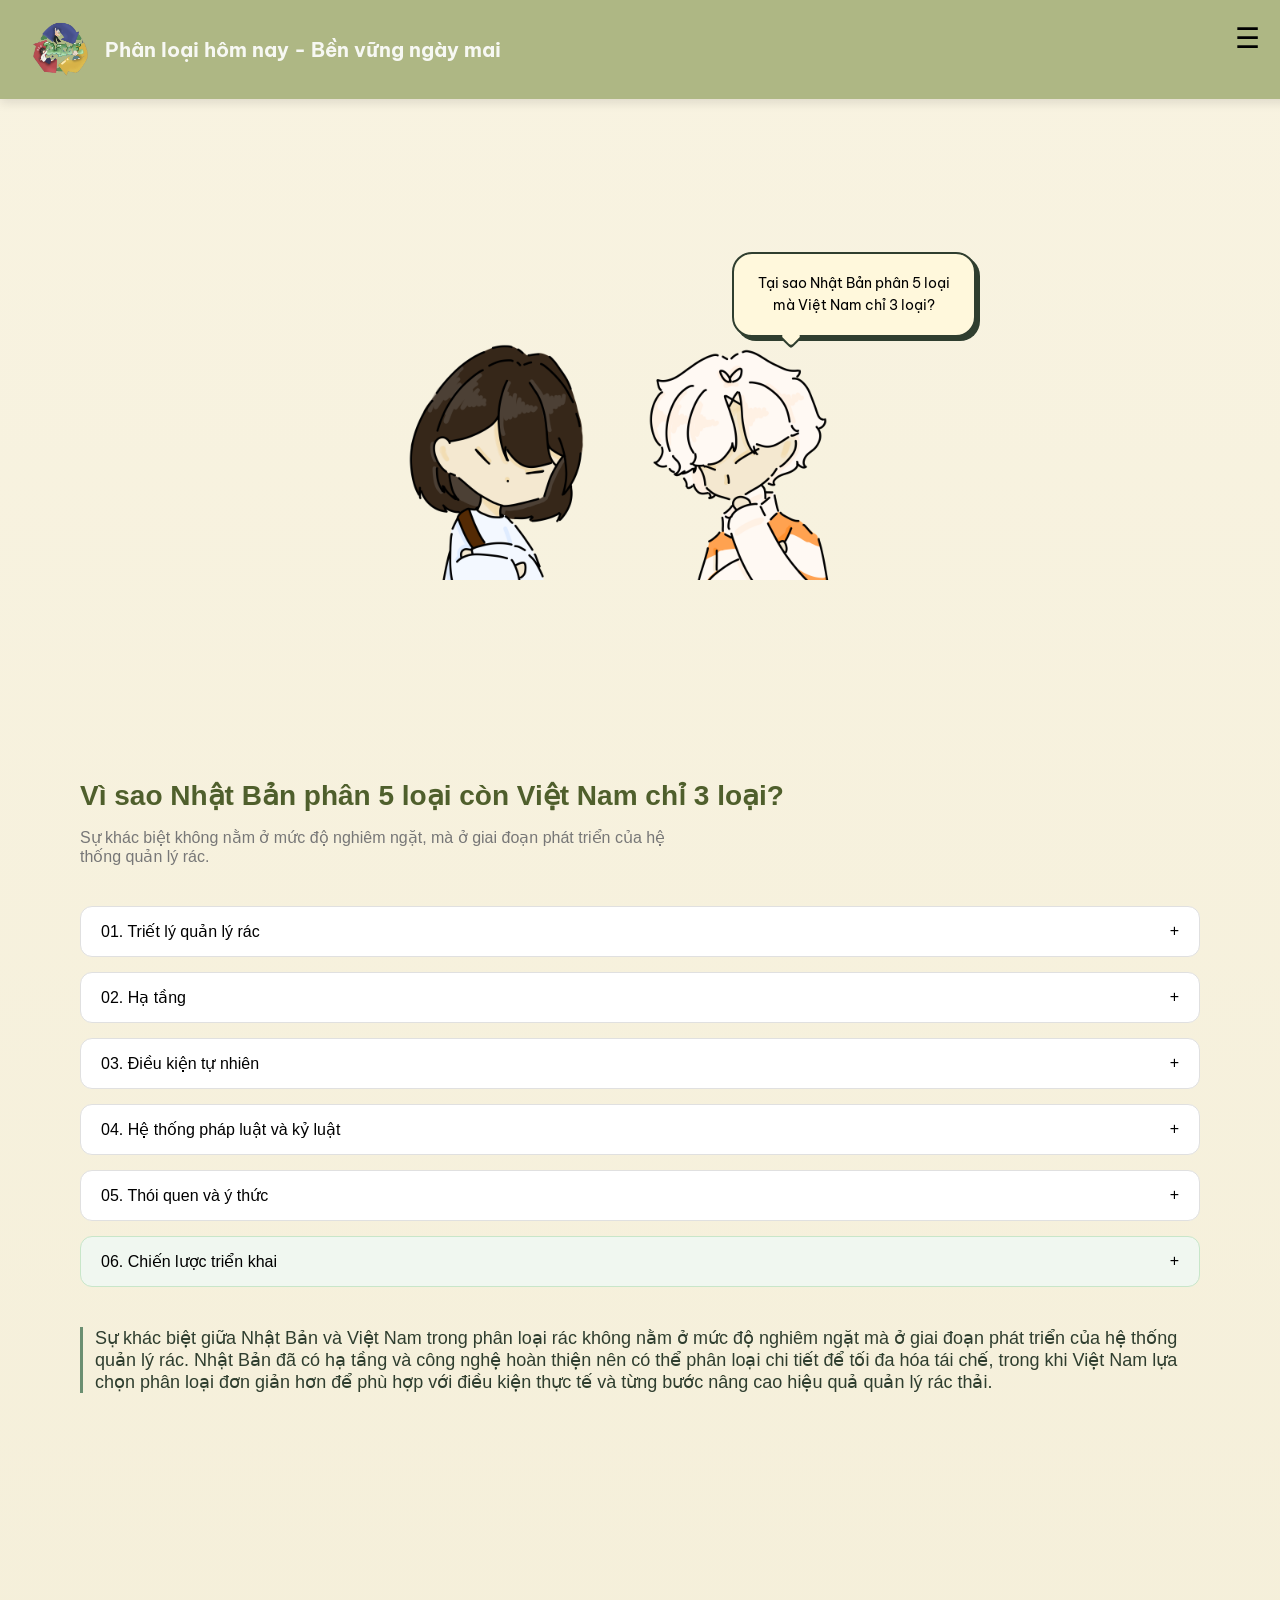
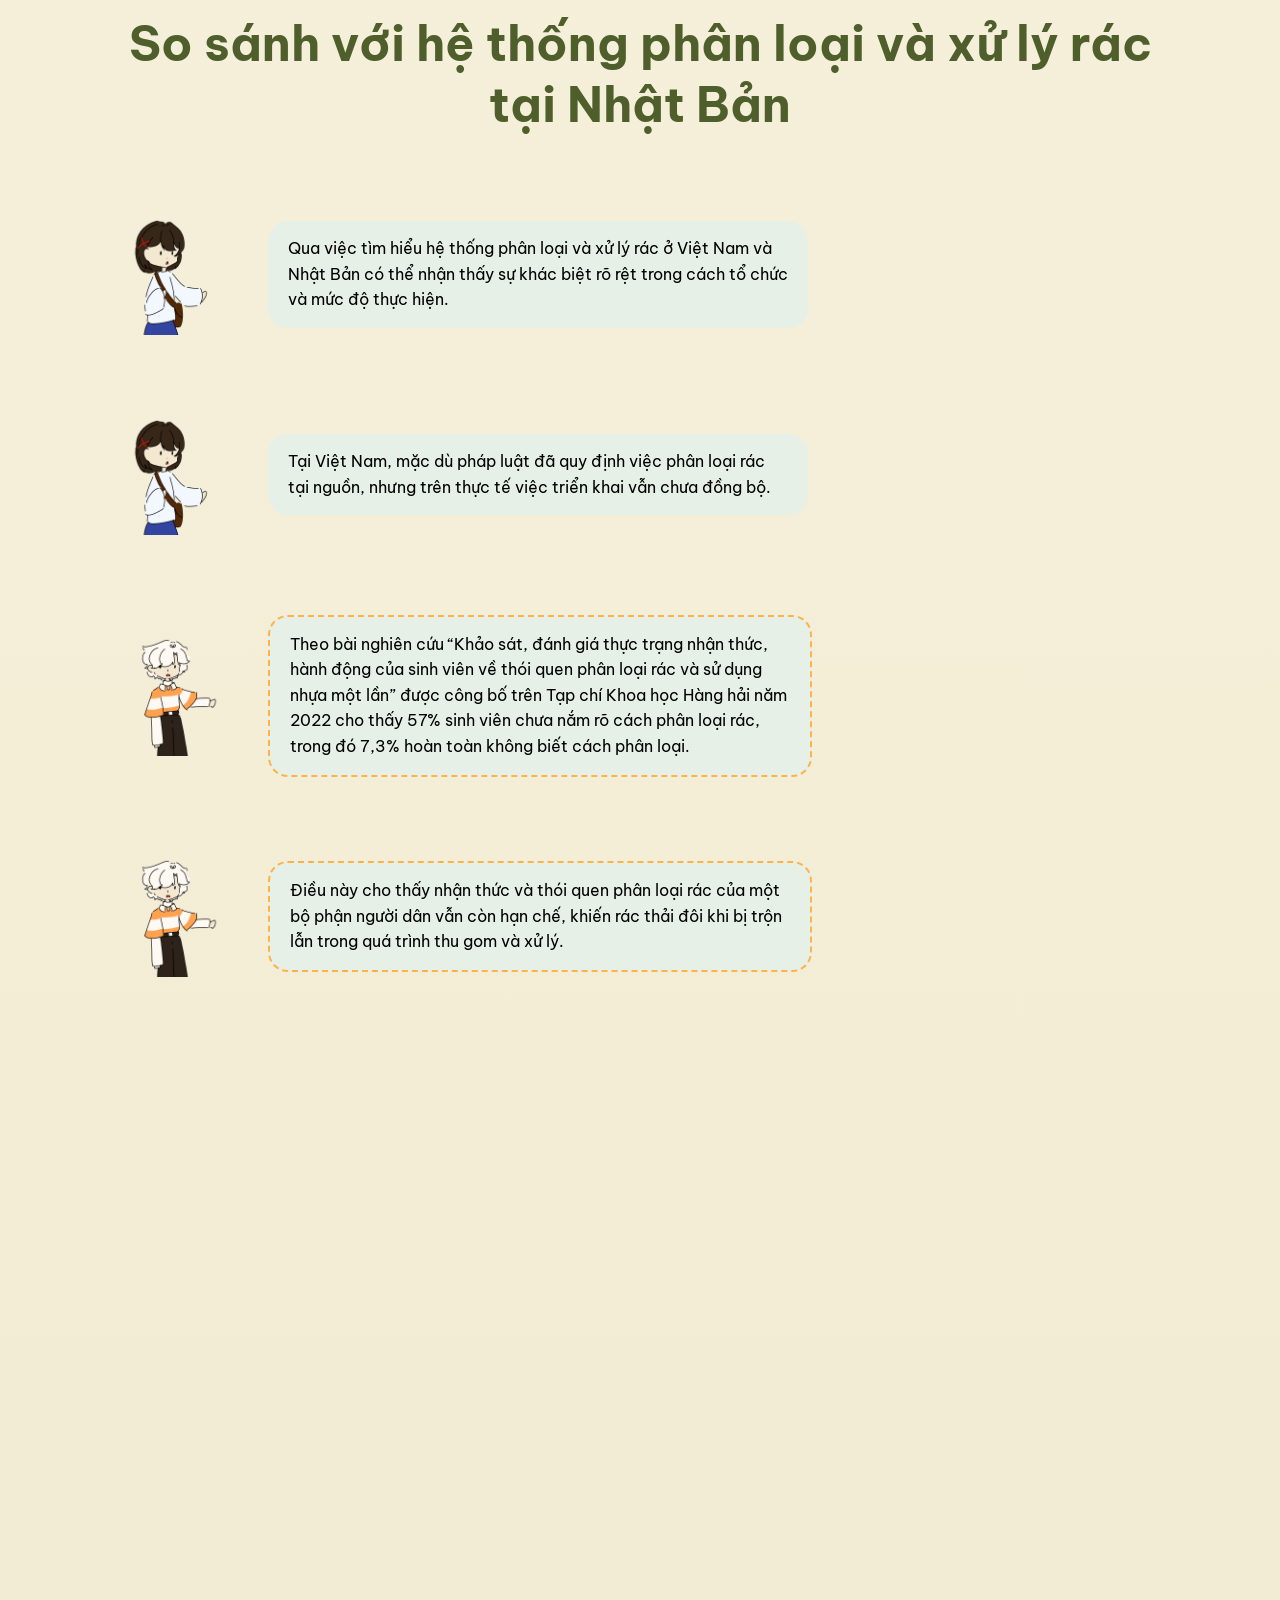
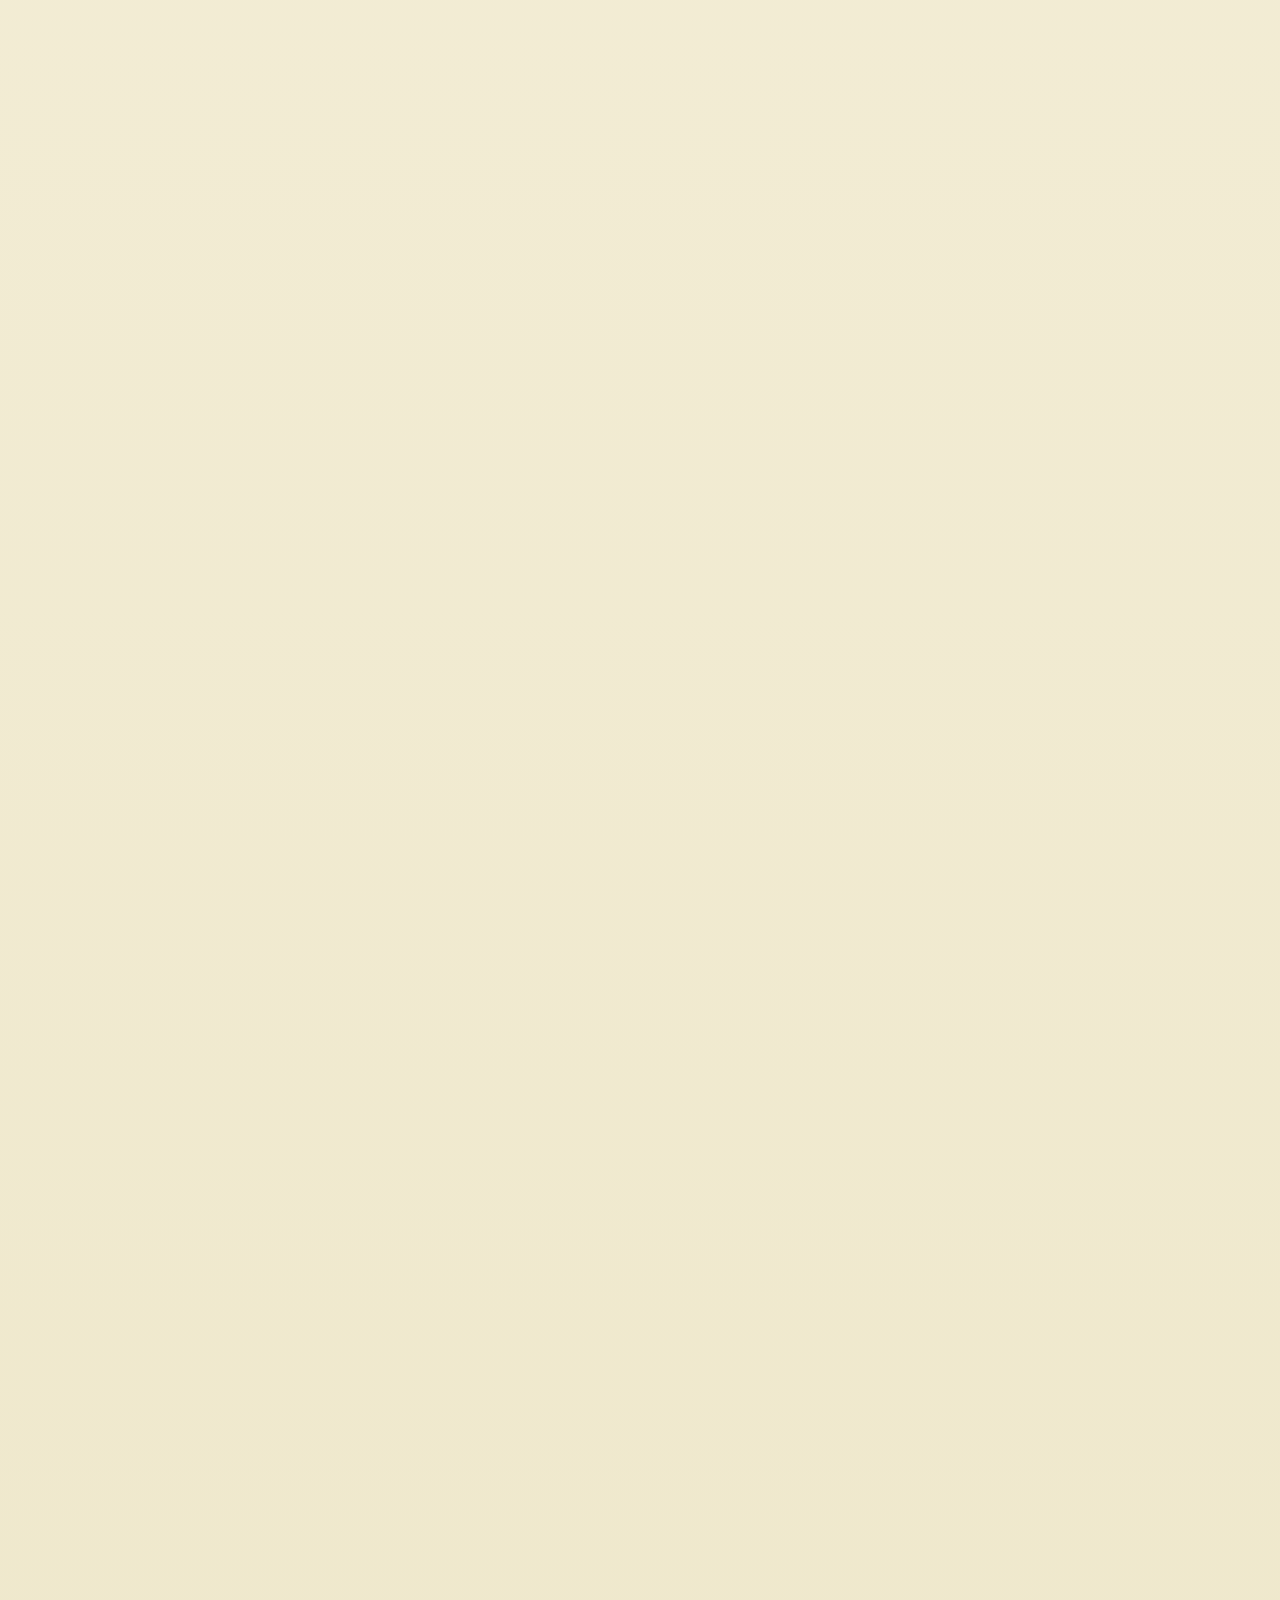
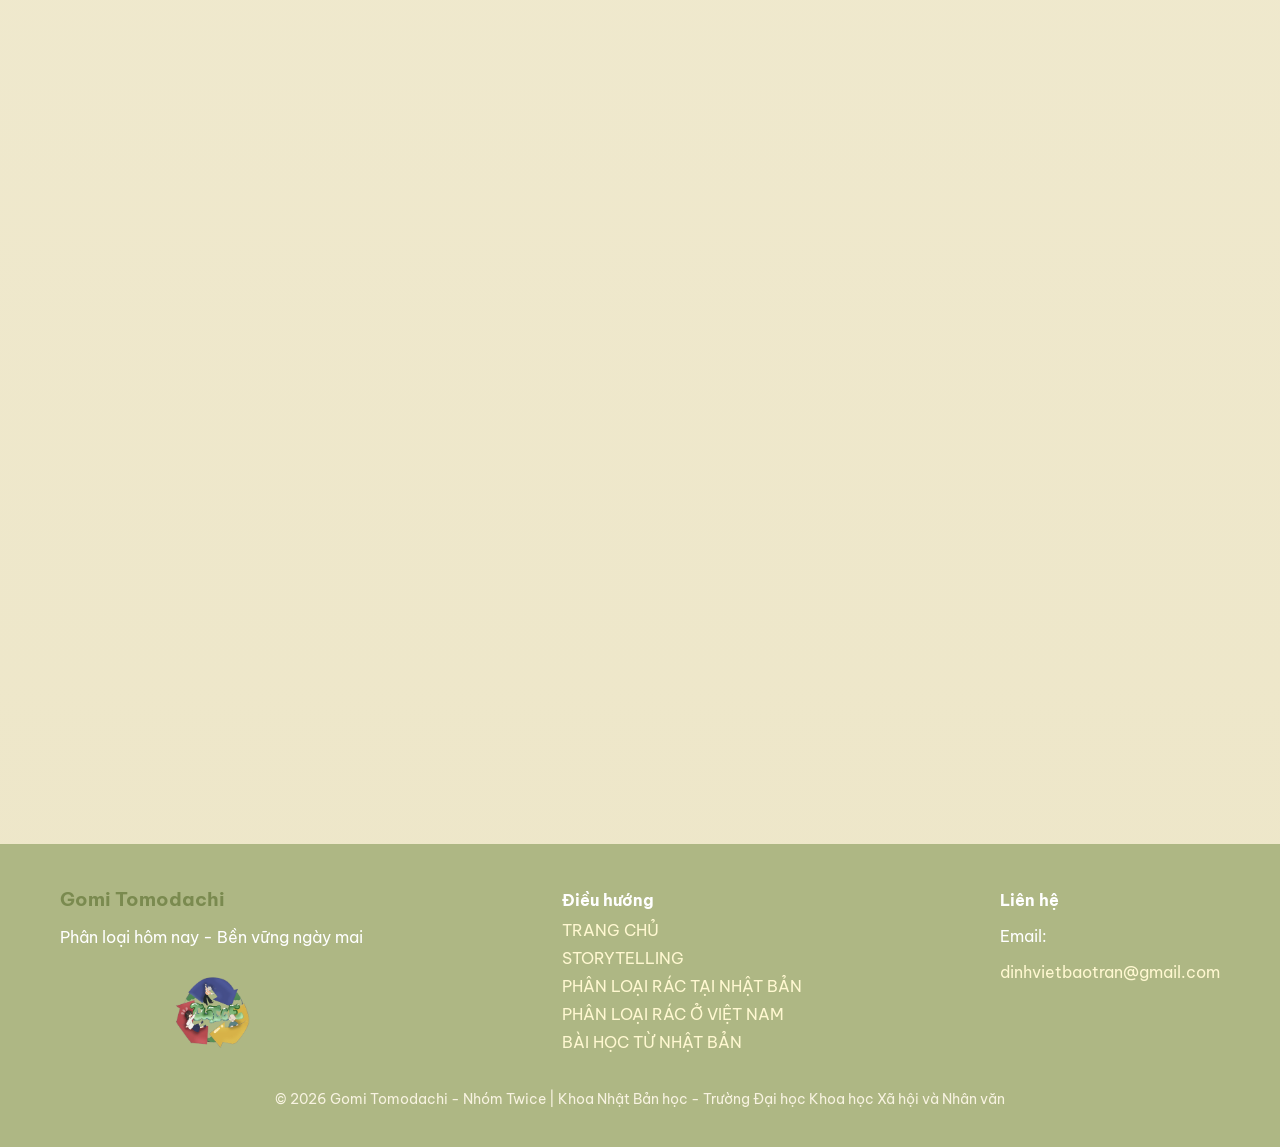
<file: lesson.html>
<!DOCTYPE html>
<html lang="vi">
	<head>
		<meta charset="utf-8">
		<meta name="viewport" content="width=device-width, initial-scale=1.0">
		<link href="lesson.css" rel="stylesheet" type="text/css">
		<link rel="preconnect" href="https://fonts.googleapis.com">
        <link rel="preconnect" href="https://fonts.gstatic.com" crossorigin>
        <link href="https://fonts.googleapis.com/css2?family=Be+Vietnam+Pro:ital,wght@0,100;0,200;0,300;0,400;0,500;0,600;0,700;0,800;0,900;1,100;1,200;1,300;1,400;1,500;1,600;1,700;1,800;1,900&family=Quicksand:wght@300..700&family=Zen+Kaku+Gothic+New&display=swap" rel="stylesheet">
        <title>Bài học từ Nhật Bản</title>
		<link rel="icon" type="image/png" sizes="32x32" href="image/Logo.png">
		<link rel="icon" type="image/png" sizes="16x16" href="image/Logo.png">	
	</head>
        <script>
        function toggleMenu() {
    var menu = document.getElementById("menu");
    menu.classList.toggle("show");
    }
    </script>
        <body>
            <nav class="navbar">
         <div class= nav-left>       
    <img src="image/logo.png" class="logo">

    <p class="slogan">Phân loại hôm nay - Bền vững ngày mai</p>
        </div>

    <div class="menu-btn" onclick="openMenu()">☰</div>

    <div id="sidebar" class="sidebar">
        <a href="#" onclick="closeMenu()">✕</a>
        <a href="index.html">Trang chủ</a>
        <a href="truyen.html">Storytelling</a>
        <a href="sort.html">Phân loại rác tại Nhật Bản</a>
        <a href="sortVN.html">Phân loại rác tại Việt Nam</a>
        <a href="lesson.html">Bài học</a>
    </div>
</nav>


<div class="anime-section fade-in">

  <div class="anime-img">
    <img src="image/khung 11.png" alt="anime">

    <div class="speech-bubble fade-in">
      Tại sao Nhật Bản phân 5 loại<br>
      mà Việt Nam chỉ 3 loại?
    </div>
  </div>

</div>


<div class="compare-section fade-in">

  <h1>Vì sao Nhật Bản phân 5 loại còn Việt Nam chỉ 3 loại?</h1>
  <p class="intro">
    Sự khác biệt không nằm ở mức độ nghiêm ngặt, mà ở giai đoạn phát triển của hệ thống quản lý rác.
  </p>

  <div class="accordion">

    <div class="item">
      <div class="title">01. Triết lý quản lý rác</div>
      <div class="content">
        <p><b>Nhật Bản:</b> Rác là tài nguyên cần tối đa hóa. Họ coi rác như nguyên liệu đầu vào của sản xuất → nên phân loại cực chi tiết để có thể tái chế tối đa, không lãng phí.</p>
        <p><b>Việt Nam:</b> Rác cần được ưu tiên xử lý hiệu quả. Mục tiêu hiện tại là giảm ô nhiễm, làm hệ thống hoạt động ổn định → phân loại đơn giản trước.</p>
      </div>
    </div>

    <div class="item">
      <div class="title">02. Hạ tầng</div>
      <div class="content">
        <p><b>Nhật Bản:</b> 
        <ul>
        <li>Có hệ thống thu gom riêng cho từng loại rác</li>
        <li>Có nhà máy xử lý chuyên biệt</li>
        <li>Công nghệ cao (đốt phát điện, tái chế sâu)</li>
      </ul> </p>
        <p><b>Việt Nam:</b> 
        <ul>
        <li>Nhiều nơi vẫn dùng 1 xe gom rác chung</li>
        <li>Nhà máy xử lý chưa đồng bộ</li>
        <li>Chôn lấp vẫn chiếm tỷ lệ lớn</li>
      </ul></p>
      </div>
    </div>

    <div class="item">
      <div class="title">03. Điều kiện tự nhiên</div>
      <div class="content">
        <p><b>Nhật Bản:</b> 
        <ul>
        <li>Diện tích nhỏ</li>
        <li>Thiếu đất chôn lấp</li>
      </ul> </p>
        <p><b>Việt Nam:</b> 
        <ul>
        <li>Diện tích rộng hơn</li>
        <li>Vẫn còn đất để chôn lấp (dù đang quá tải)</li>
      </ul></p>
      </div>
    </div>

        <div class="item">
      <div class="title">04. Hệ thống pháp luật và kỷ luật</div>
      <div class="content">
        <p><b>Nhật Bản:</b> 
        <ul>
        <li>Quy định cực chi tiết</li>
        <li>Lịch đổ rác theo ngày</li>
        <li>Phân loại rác sai có thể bị từ chối thu gom</li>
      </ul> </p>
        <p><b>Việt Nam:</b> 
        <ul>
        <li>Mới bắt đầu bắt buộc từ 2025</li>
        <li>Thực thi còn linh hoạt</li>
      </div>
    </div>

    <div class="item">
      <div class="title">05. Thói quen và ý thức</div>
      <div class="content">
        <p><b>Nhật Bản:</b> 
        <ul>
        <li>Người dân quen phân loại từ nhỏ</li>
        <li>Xem đó là trách nhiệm bình thường</li>
      </ul> </p>
        <p><b>Việt Nam:</b> 
        <ul>
        <li>Chưa có thói quen phân loại rác</li>
        <li>Ý thức bảo vệ môi trường còn thấp</li>
      </div>
    </div>

    <div class="item highlight">
      <div class="title">06. Chiến lược triển khai</div>
      <div class="content">
        <p><b>Nhật:</b> Đi theo hướng “chi tiết ngay từ đầu” vì đã có nền tảng.</p>
        <p><b>Việt Nam:</b> Đi theo hướng “đơn giản → tăng dần”.</p>
      </div>
    </div>

  </div>

  <div class="tumcaiquanlai fade-in">
    Sự khác biệt giữa Nhật Bản và Việt Nam trong phân loại rác không nằm ở mức độ nghiêm ngặt mà ở giai đoạn phát triển của hệ thống quản lý rác. Nhật Bản đã có hạ tầng và công nghệ hoàn thiện nên có thể phân loại chi tiết để tối đa hóa tái chế, trong khi Việt Nam lựa chọn phân loại đơn giản hơn để phù hợp với điều kiện thực tế và từng bước nâng cao hiệu quả quản lý rác thải.

  </div>

</div>    
    
<section class="story">
  <h1 class="fade-in">So sánh với hệ thống phân loại và xử lý rác tại Nhật Bản</h1>

  <!-- Scene 1 -->
  <div class="scene left">
    <img src="image/linh.png" class="char">
    <div class="bubble">
      Qua việc tìm hiểu hệ thống phân loại và xử lý rác ở Việt Nam và Nhật Bản có thể nhận thấy sự khác biệt rõ rệt trong cách tổ chức và mức độ thực hiện.
    </div>
  </div>

  <!-- Scene 2 -->
  <div class="scene left">
    <img src="image/linh.png" class="char">
    <div class="bubble">
      Tại Việt Nam, mặc dù pháp luật đã quy định việc phân loại rác tại nguồn, nhưng trên thực tế việc triển khai vẫn chưa đồng bộ. 
    </div>
  </div>

  <!-- Scene 3 -->
  <div class="scene left">
    <img src="image/hiruto.png" class="char left">
    <div class="bubble left highlight">
      Theo bài nghiên cứu “Khảo sát, đánh giá thực trạng nhận thức, hành động của sinh viên về thói quen phân loại rác và sử dụng nhựa một lần” được công bố trên Tạp chí Khoa học Hàng hải năm 2022 cho thấy 57% sinh viên chưa nắm rõ cách phân loại rác, trong đó 7,3% hoàn toàn không biết cách phân loại. 
    </div>
  </div>

  <!-- Scene 4 -->
  <div class="scene left">
    <img src="image/hiruto.png" class="char left">
    <div class="bubble left highlight">
      Điều này cho thấy nhận thức và thói quen phân loại rác của một bộ phận người dân vẫn còn hạn chế, khiến rác thải đôi khi bị trộn lẫn trong quá trình thu gom và xử lý.
    </div>
  </div>

  <!-- Scene 5 -->
  <div class="scene right">
    <img src="image/sato.png" class="char right">
    <div class="bubble right">
      Trong khi đó, tại Nhật Bản, hệ thống quản lý rác thải được tổ chức rất chi tiết và nghiêm ngặt. Chính phủ Nhật Bản ban hành nhiều quy định liên quan đến quản lý rác thải, tiêu biểu là Luật Quản lý chất thải và làm sạch công cộng 
    </div>
  </div>

  <!-- Scene 6 -->
  <div class="scene right">
    <img src="image/sato.png" class="char right">
    <div class="bubble right">
      Tại nhiều địa phương ở Nhật Bản, rác thải được phân loại thành nhiều nhóm khác nhau như: rác cháy được, rác không cháy được, rác tái chế, rác hữu cơ, và rác nguy hại. 
    </div>
  </div>

  <!-- Scene 7 -->
  <div class="scene right">
    <img src="image/sato.png" class="char right">
    <div class="bubble right">
      Mỗi loại rác phải được bỏ vào túi rác chuyên dụng và mang ra điểm tập kết đúng ngày và khung giờ quy định. 
    </div>
  </div>

  <!-- Scene 8 -->
  <div class="scene right">
    <img src="image/sato.png" class="char right">
    <div class="bubble right">
      Nếu rác bị phân loại sai hoặc được bỏ không đúng ngày, nhân viên thu gom có thể từ chối thu gom, và người dân phải mang rác về để phân loại lại.
    </div>
  </div>
  
  <!-- Scene 9 -->
  <div class="scene right">
    <img src="image/sato.png" class="char right">
    <div class="bubble right">
      Chính quyền địa phương ở Nhật Bản còn phát hành sổ tay hướng dẫn phân loại rác cho từng hộ gia đình, trong đó quy định chi tiết cách phân loại và lịch thu gom rác theo từng ngày.
    </div>
  </div>

</section>    
    
  <section class="lesson-story">

  <h1 class="fade-in">Bài học từ Nhật Bản cho Việt Nam</h1>

  <!-- Block 1 -->
  <div class="lesson-block slide-left">
    <h2>📘 Tăng cường hướng dẫn phân loại rác một cách cụ thể và dễ hiểu cho người dân</h2>
    <p>
Ở Nhật Bản, mỗi địa phương đều cung cấp tài liệu hướng dẫn chi tiết về cách phân loại rác. 
Mỗi loại rác đều có lịch thu gom riêng, điều đó yêu cầu người dân phải chú ý theo dõi để thực hiện đúng. 
Việt Nam có thể áp dụng mô hình này thông qua việc phát hành sổ tay, tờ rơi hoặc các tài liệu hướng dẫn trực quan nhằm giúp người dân dễ dàng thực hiện việc phân loại rác tại nguồn.    </p>
  </div>

  <!-- Block 2 -->
  <div class="lesson-block slide-right">
    <h2>🗓 Xây dựng lịch thu gom rác rõ ràng và ổn định</h2>
    <p>
Việc quy định ngày và giờ thu gom rác cụ thể như tại Nhật Bản giúp quá trình thu gom trở nên trật tự và hiệu quả hơn, đồng thời hạn chế tình trạng rác tồn đọng gây ô nhiễm môi trường.     </p>
  </div>

  <!-- Block 3 -->
  <div class="lesson-block fade-up">
    <h2>🎓 Giáo dục từ sớm</h2>
    <p>
      Nâng cao ý thức cộng đồng thông qua giáo dục từ trường học và các hoạt động xã hội,
sẽ giúp các bạn trẻ tiếp cận và nắm rõ cách thức phân loại. Ở Nhật Bản, việc giáo dục ý thức bảo vệ môi trường được thực hiện từ rất sớm trong trường học và trong các hoạt động cộng đồng. Việt Nam có thể tăng cường các chương trình tuyên truyền, giáo dục môi trường 
nhằm giúp người dân và các bạn trẻ hiểu rõ tầm quan trọng của việc phân loại rác.    </p>
  </div>

  <!-- Block 4 -->
  <div class="lesson-block zoom-in">
    <h2>⚖️ Chế tài nghiêm khắc</h2>
    <p>
      Việt Nam cần có quy định xử phạt rõ ràng và nghiêm khắc các trường hợp phân loại và xử lý rác sai quy định. Việc này sẽ giúp người dân nâng cao ý thức và cẩn trọng hơn trong việc phân loại rác. 
    </p>
  </div>


</section>
    
  <div class="tumlai fade-in">
Như vậy, kinh nghiệm từ Nhật Bản cho thấy rằng việc quản lý rác thải hiệu quả không chỉ phụ thuộc vào hệ thống pháp luật mà còn cần sự phối hợp chặt chẽ giữa chính quyền, cộng đồng và từng cá nhân trong xã hội. Đây cũng là hướng đi quan trọng để Việt Nam từng bước nâng cao hiệu quả phân loại và xử lý rác thải sinh hoạt trong thời gian tới.    

  </div>
    <script>
        function openMenu() {
  document.getElementById("sidebar").style.right = "0";
  overlay.style.display = "block";
}

        function closeMenu() {
  document.getElementById("sidebar").style.right = "-300px";
    overlay.style.display = "none";
}
    </script>
   
   <script>
const faders = document.querySelectorAll('.fade-in');

const appearOnScroll = new IntersectionObserver(function(entries) {
  entries.forEach(entry => {
    if (!entry.isIntersecting) return;
    entry.target.classList.add('show');
  });
}, {
  threshold: 0.2
});

faders.forEach(fader => {
  appearOnScroll.observe(fader);
});
</script>
<script>
const items = document.querySelectorAll(".item");

items.forEach(item => {
  item.querySelector(".title").addEventListener("click", () => {
    
    // đóng hết
    items.forEach(i => i.classList.remove("active"));

    // mở cái được click
    item.classList.toggle("active");
  });
});
</script>


<script>
const scenes = document.querySelectorAll(".scene");

const observer = new IntersectionObserver(entries => {
  entries.forEach(entry => {
    if (entry.isIntersecting) {
      entry.target.classList.add("show");
    }
  });
}, { threshold: 0.4 });

scenes.forEach(scene => observer.observe(scene));
</script>

<script>
const lessons = document.querySelectorAll('.lesson-block, .lesson-end');

const lessonObserver = new IntersectionObserver(entries => {
  entries.forEach(entry => {
    if (entry.isIntersecting) {
      entry.target.classList.add("show");
    }
  });
}, { threshold: 0.3 });

lessons.forEach(el => lessonObserver.observe(el));
</script>
		<footer class="site-footer">
			<div class="footer-grid">
			<div class="footer-col">
				<h3>Gomi Tomodachi</h3>
				<p>Phân loại hôm nay - Bền vững ngày mai</p>
				<img src="image/logo.png" class="footer-logo">
			</div>

			<div class="footer-col">
				<h4>Điều hướng</h4>
	<ul>
			<li><a href="index.html">TRANG CHỦ</a></li>
			<li><a href="truyen.html">STORYTELLING</a></li>
			<li><a href="sort.html">PHÂN LOẠI RÁC TẠI NHẬT BẢN</a></li>
			<li><a href="sortVN.html">PHÂN LOẠI RÁC Ở VIỆT NAM</a></li>
			<li><a href="lesson.html">BÀI HỌC TỪ NHẬT BẢN </a></li>
	</ul>
		</div>
		<div class="footer-col">
			<h4>Liên hệ</h4>
			<p>Email:</p>
			<a href="mailto:dinhvietbaotran@gmail.com">dinhvietbaotran@gmail.com
			</a>
		</div>
		</div>
			<p class="copyright">
		© 2026 Gomi Tomodachi - Nhóm Twice | Khoa Nhật Bản học - Trường Đại học Khoa học Xã hội và Nhân văn
			</p>

</footer>

        </body>
    </html>
</file>
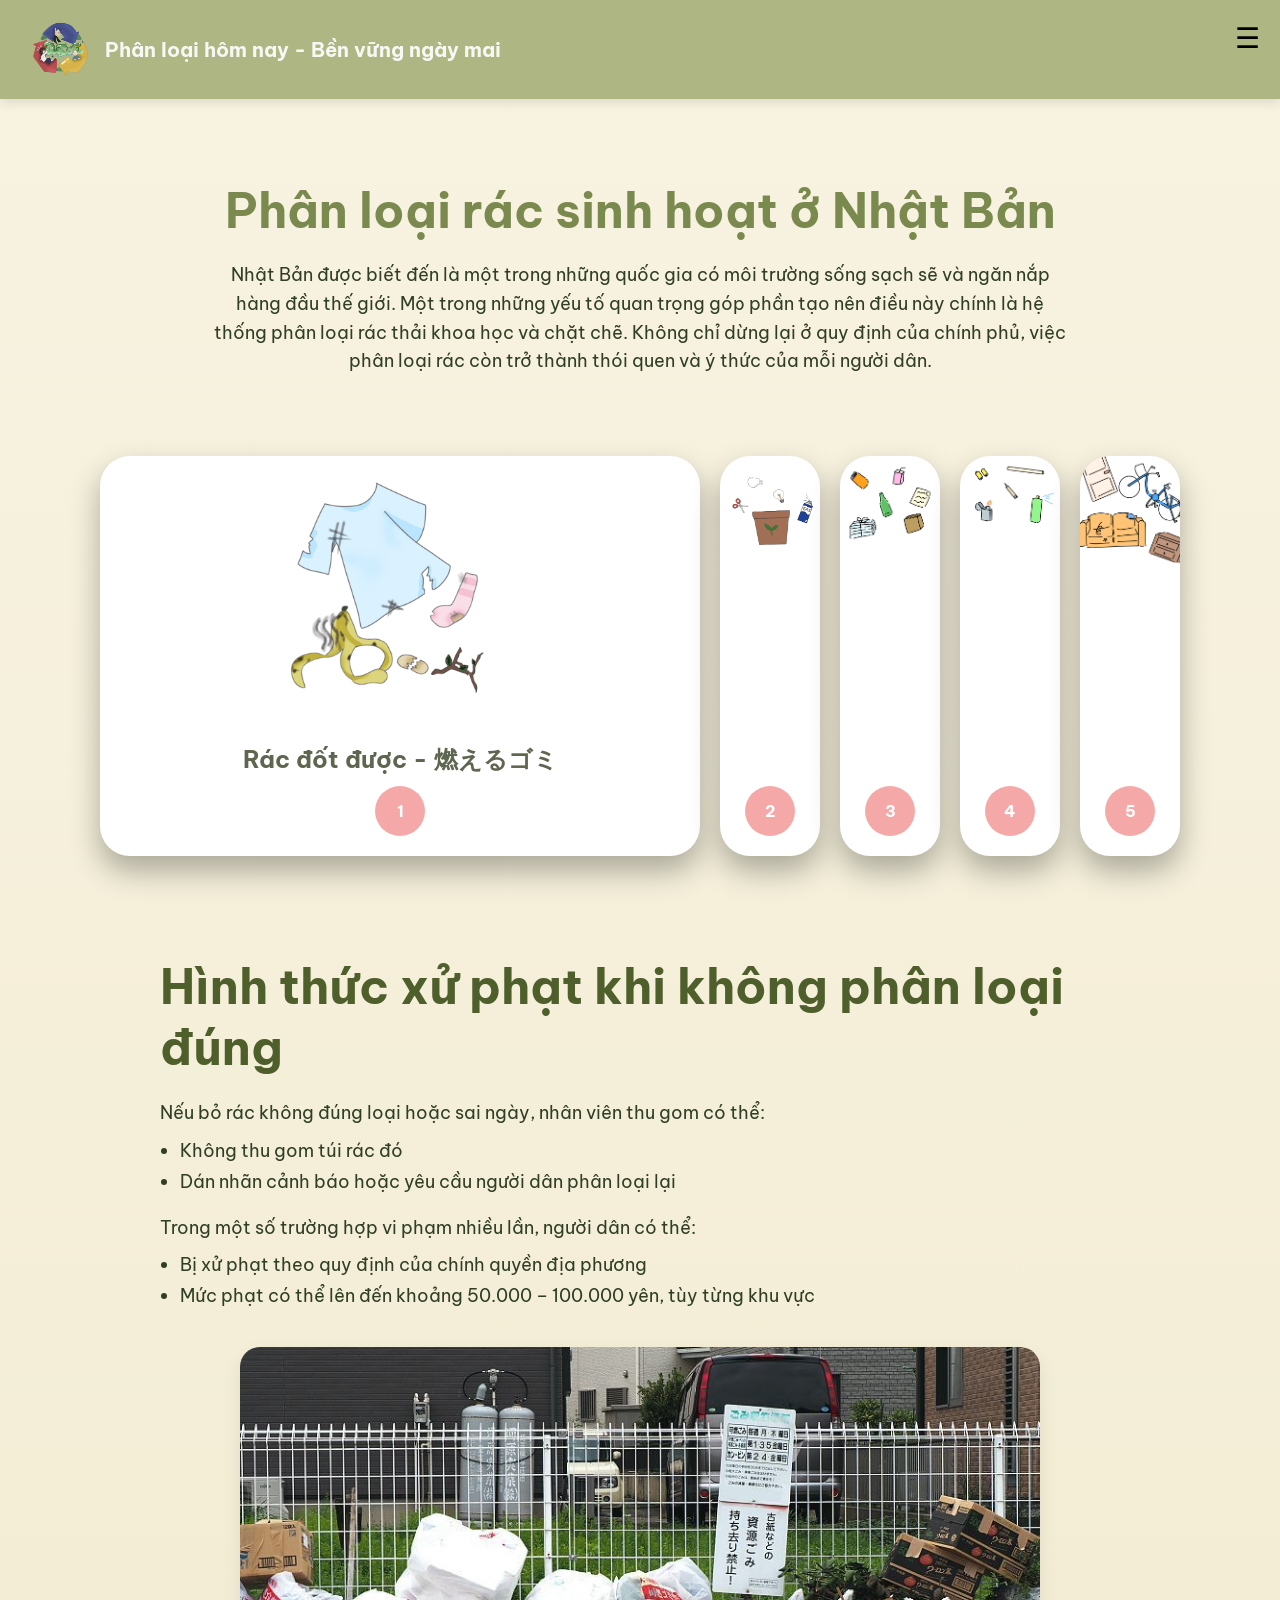
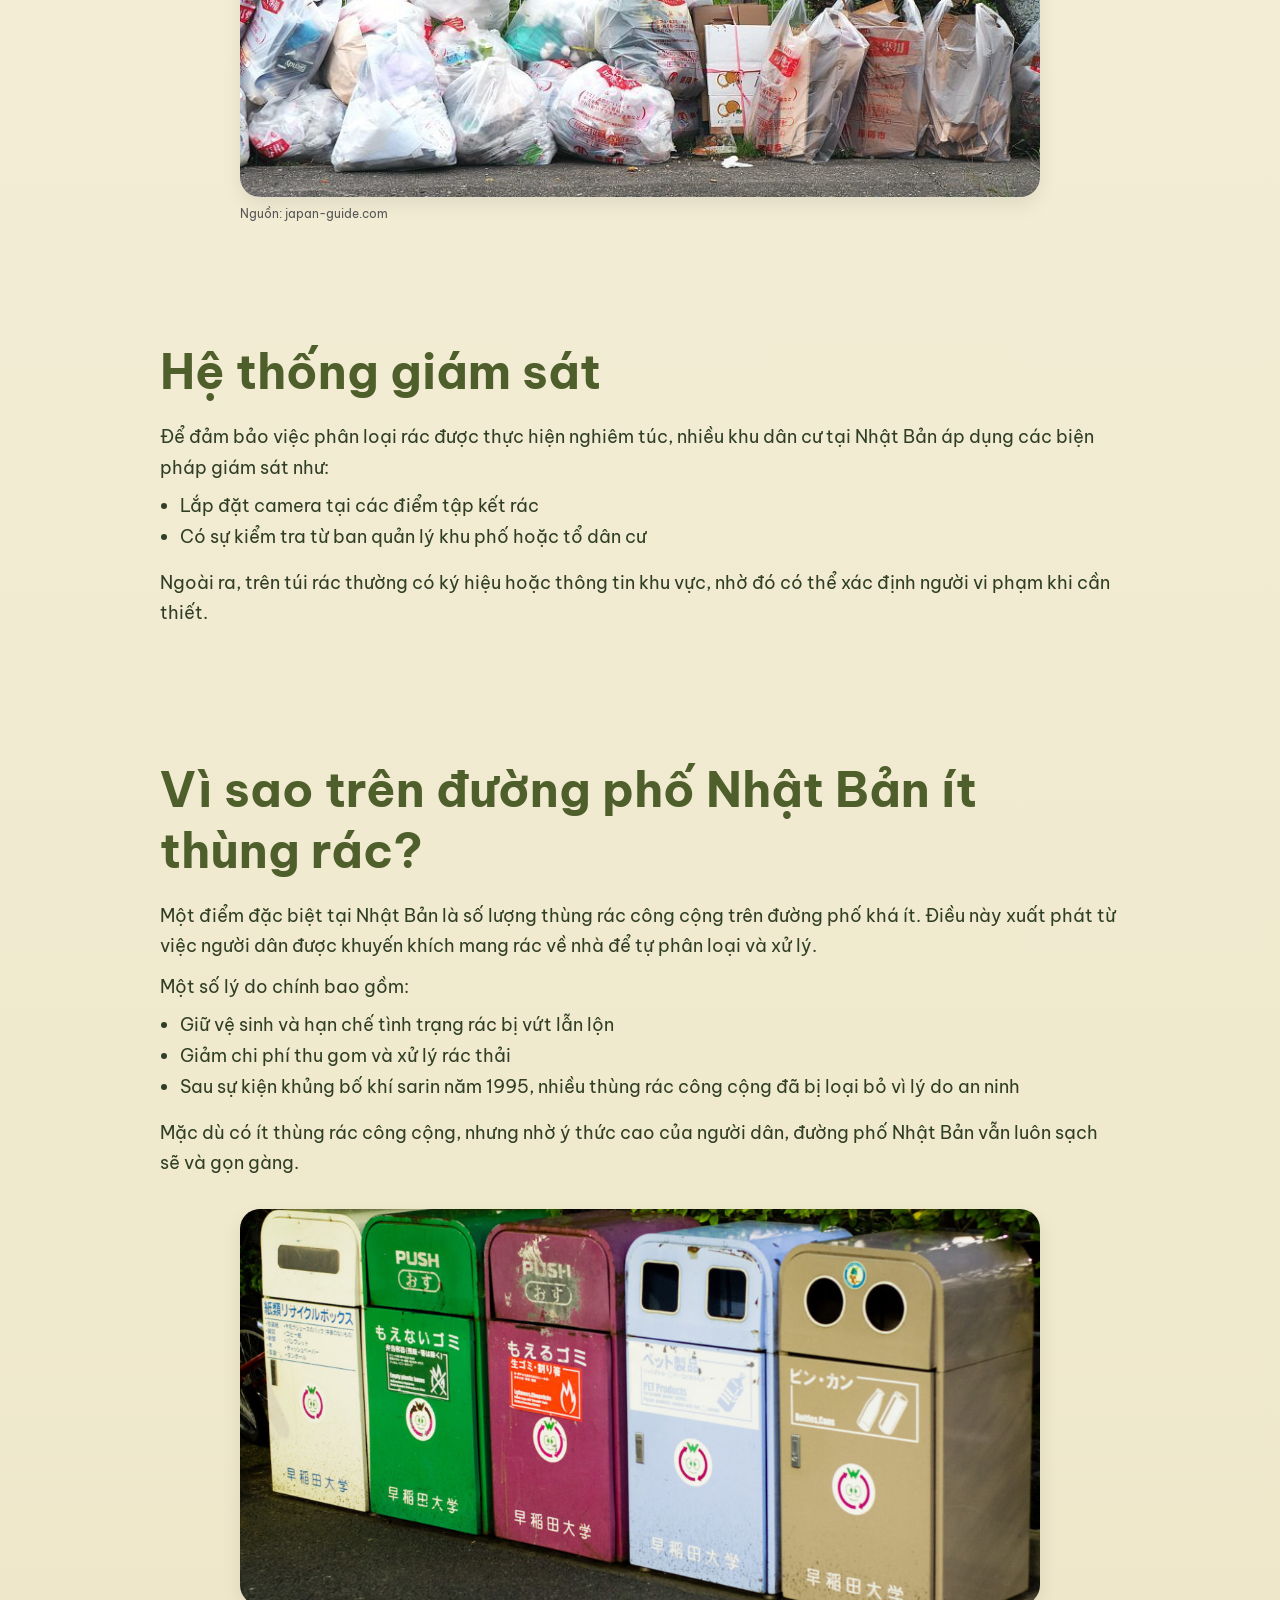
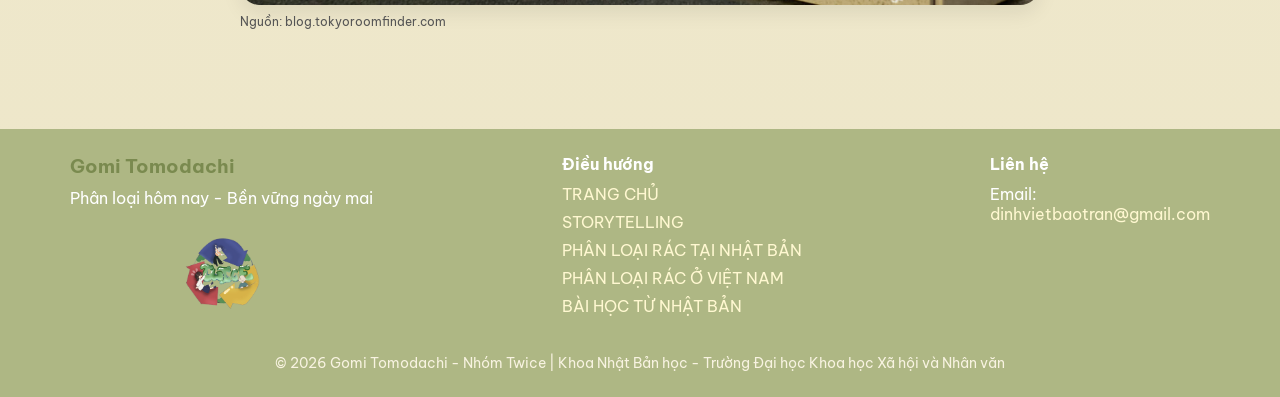
<file: sort.html>
<!DOCTYPE html>
<html lang="vi">
	<head>
		<meta charset="utf-8">
		<meta name="viewport" content="width=device-width, initial-scale=1.0">
		<link href="sort.css" rel="stylesheet" type="text/css">
		<link rel="preconnect" href="https://fonts.googleapis.com">
        <link rel="preconnect" href="https://fonts.gstatic.com" crossorigin>
        <link href="https://fonts.googleapis.com/css2?family=Be+Vietnam+Pro:ital,wght@0,100;0,200;0,300;0,400;0,500;0,600;0,700;0,800;0,900;1,100;1,200;1,300;1,400;1,500;1,600;1,700;1,800;1,900&family=Quicksand:wght@300..700&family=Zen+Kaku+Gothic+New&display=swap" rel="stylesheet">
        <title>Phân loại rác tại Nhật Bản</title>
		<link rel="icon" type="image/png" sizes="32x32" href="image/Logo.png">
		<link rel="icon" type="image/png" sizes="16x16" href="image/Logo.png">	
	</head>

<body>
    <nav class="navbar">
    <div class= nav-left>       
    <img src="image/logo.png" class="logo">
        <p class="slogan">Phân loại hôm nay - Bền vững ngày mai</p>
    </div>

    <div class="menu-btn" onclick="openMenu()">☰</div>

    <div id="sidebar" class="sidebar">
        <a href="#" onclick="closeMenu()">✕</a>
        <a href="index.html">Trang chủ</a>
        <a href="truyen.html">Storytelling</a>
        <a href="sort.html">Phân loại rác tại Nhật Bản</a>
        <a href="sortVN.html">Phân loại rác tại Việt Nam</a>
        <a href="lesson.html">Bài học</a>
    </div>
</nav>
<section class="hero fade-in">
  <h1>Phân loại rác sinh hoạt ở Nhật Bản</h1>

  <p>
Nhật Bản được biết đến là một trong những quốc gia có môi trường sống sạch sẽ và ngăn nắp hàng đầu thế giới. 
Một trong những yếu tố quan trọng góp phần tạo nên điều này chính là hệ thống phân loại rác thải khoa học và chặt chẽ. 
Không chỉ dừng lại ở quy định của chính phủ, việc phân loại rác còn trở thành thói quen và ý thức của mỗi người dân. 
</p>
</section>


<input type="radio" name="slide" id="s1" checked>
<input type="radio" name="slide" id="s2">
<input type="radio" name="slide" id="s3">
<input type="radio" name="slide" id="s4">
<input type="radio" name="slide" id="s5">


<div class="container">

<label for="s1" class="card card1">
    <div class="flip">
        <div class="front">
            <h2>Rác đốt được - 燃えるゴミ</h2>
        </div>
        <div class="back">
        <h3>Thông tin chi tiết:</h3>
        <ul class="profile-list">
            <li>Thức ăn thừa</li>
            <li>Khăn giấy</li>
            <li>Nhựa bẩn dính dầu mỡ</li>
            <li>Quần áo cũ</li>
            <li>Cành lá nhỏ</li>
            <li>Dầu ăn đã dùng</li>
        </ul>
        <a href="chitiet1.html" class="detail-btn">
            Xem chi tiết
        </a>
        </div>
    </div>
<div class="number">1</div>
</label>

<label for="s2" class="card card2">
    <div class="flip">
        <div class="front">
            <h2>Rác không đốt được - 燃えないゴミ</h2>
        </div>
        <div class="back">
                <h3>Thông tin chi tiết:</h3>
        <ul class="profile-list">
            <li>Kim loại nhỏ</li>
            <li>Kính, ly thuỷ tinh</li>
            <li>Gốm sứ, chậu cây</li>
            <li>Dao kéo, vật sắc nhọn</li>
            <li>Bình xịt & gas mini </li>
            <li>Bóng đèn </li>
            <li>Thiết bị điện nhỏ</li>
            <li>Nồi và chảo</li>
        </ul>
        <a href="chitiet2.html" class="detail-btn">
            Xem chi tiết
        </a>
        </div>
    </div>
<div class="number">2</div>
</label>

<label for="s3" class="card card3">
    <div class="flip">
        <div class="front">
            <h2>Rác tái chế - 資源ごみ</h2>
        </div>
        <div class="back">
        <h3>Thông tin chi tiết:</h3>
        <ul class="profile-list">
            <li>Lon: nước, thực phẩm</li>
            <li>Chai thuỷ tinh</li>
            <li>Chai PET</li>
            <li>Hộp sữa & đồ uống</li>
            <li>Giấy & carton </li>
            <li>Giấy vụn </li>
        </ul>
        <a href="chitiet3.html" class="detail-btn">
            Xem chi tiết
        </a>
        </div>
    </div>
<div class="number">3</div>
</label>

<label for="s4" class="card card4">
    <div class="flip">
        <div class="front">
            <h2>Rác nguy hiểm - 危険ゴミ</h2>
        </div>
        <div class="back">
        <h3>Thông tin chi tiết:</h3>
        <ul class="profile-list">
            <li>Pin</li>
            <li>Bóng đèn huỳnh quang</li>
            <li>Bật lửa</li>
            <li>Thuốc tẩy rửa</li>
            <li>Thuốc hết hạn</li>
            <li>Vật dễ cháy nổ</li>
        </ul>
        <a href="chitiet4.html" class="detail-btn">
            Xem chi tiết
        </a>
        </div>
    </div>
<div class="number">4</div>
</label>

<label for="s5" class="card card5">
    <div class="flip">
        <div class="front">
            <h2>Rác cồng kềnh - 粗大ゴミ</h2>
        </div>
        <div class="back">
        <h3>Thông tin chi tiết:</h3>
        <ul class="profile-list">
            <li>Nội thất (bàn, ghế, tủ, kệ sách)</li>
            <li>Đồ gia dụng lớn  (nệm, futon, sofa, thảm lớn)</li>
            <li>Đồ dùng lớn (xe đạp, vali lớn, quạt máy lớn)</li>
            <li>Vật dụng khác (cửa gỗ, ván gỗ, vật dài hoặc lớn)</li>
        </ul>

        <a href="chitiet5.html" class="detail-btn">
            Xem chi tiết
        </a>
        </div>
    </div>
<div class="number">5</div>
</label>
</div>

<div class="xuphat-box fade-in">
  
  <div class="xuphat-text">
    <h1>Hình thức xử phạt khi không phân loại đúng</h1>

    <p>Nếu bỏ rác không đúng loại hoặc sai ngày, nhân viên thu gom có thể:</p>

    <ul>
      <li>Không thu gom túi rác đó</li>
      <li>Dán nhãn cảnh báo hoặc yêu cầu người dân phân loại lại</li>
    </ul>

    <p>Trong một số trường hợp vi phạm nhiều lần, người dân có thể:</p>

    <ul>
      <li>Bị xử phạt theo quy định của chính quyền địa phương</li>
      <li>Mức phạt có thể lên đến khoảng 50.000 – 100.000 yên, tùy từng khu vực</li>
    </ul>
  </div>

  <div class="xuphat-img">
    <img src="image/rac2.jpg" alt="Điểm thu gom rác">
    <figcaption class="suoc">Nguồn: japan-guide.com</figcaption>
  </div>

</div>

<div class="monitor-box fade-in">
  
  <div class="monitor-text">
    <h1>Hệ thống giám sát</h1>

    <p>Để đảm bảo việc phân loại rác được thực hiện nghiêm túc, nhiều khu dân cư tại Nhật Bản áp dụng các biện pháp giám sát như:</p>

    <ul>
      <li>Lắp đặt camera tại các điểm tập kết rác</li>
      <li>Có sự kiểm tra từ ban quản lý khu phố hoặc tổ dân cư</li>
    </ul>
    <p>Ngoài ra, trên túi rác thường có ký hiệu hoặc thông tin khu vực, nhờ đó có thể xác định người vi phạm khi cần thiết.

    </p>
    </div>

</div>
<div class="why-box fade-in">
  
  <div class="why-text">
    <h1>Vì sao trên đường phố Nhật Bản ít thùng rác?</h1>

    <p>Một điểm đặc biệt tại Nhật Bản là số lượng thùng rác công cộng trên đường phố khá ít. Điều này xuất phát từ việc người dân được khuyến khích mang rác về nhà để tự phân loại và xử lý.</p>
    <p>Một số lý do chính bao gồm:</p>
    <ul>
      <li>Giữ vệ sinh và hạn chế tình trạng rác bị vứt lẫn lộn</li>
      <li>Giảm chi phí thu gom và xử lý rác thải</li>
      <li>Sau sự kiện khủng bố khí sarin năm 1995, nhiều thùng rác công cộng đã bị loại bỏ vì lý do an ninh</li>
    </ul>

    <p>Mặc dù có ít thùng rác công cộng, nhưng nhờ ý thức cao của người dân, đường phố Nhật Bản vẫn luôn sạch sẽ và gọn gàng.</p>

  </div>

  <div class="why-img">
    <img src="image/racnhat.jpg" alt="Thùng rác Nhật Bản">
    <figcaption class="suoc">Nguồn: blog.tokyoroomfinder.com</figcaption>
  </div>

</div>

<script>
const cards = document.querySelectorAll(".card");
const radios = document.querySelectorAll("input[name='slide']");

cards.forEach(card=>{
card.addEventListener("click",function(e){

if(e.target.classList.contains("number") || 
   e.target.classList.contains("detail-btn")) return;

this.classList.toggle("flipped");

});
});
radios.forEach(radio=>{
    radio.addEventListener("change",()=>{
        cards.forEach(card=>{
            card.classList.remove("flipped");
        });
    });
});
document.querySelectorAll(".detail-btn").forEach(btn=>{
btn.addEventListener("click",function(e){
e.stopPropagation();
});
});
</script>

    <script>
        function openMenu() {
  document.getElementById("sidebar").style.right = "0";
  overlay.style.display = "block";
}

        function closeMenu() {
  document.getElementById("sidebar").style.right = "-300px";
    overlay.style.display = "none";
}
    </script>

<script>
const faders = document.querySelectorAll('.fade-in');

const appearOnScroll = new IntersectionObserver(function(entries) {
  entries.forEach(entry => {
    if (!entry.isIntersecting) return;
    entry.target.classList.add('show');
  });
}, {
  threshold: 0.2
});

faders.forEach(fader => {
  appearOnScroll.observe(fader);
});
</script>
<script>document.querySelectorAll(".card").forEach((card, index) => {
  card.addEventListener("click", () => {
    localStorage.setItem("activeCard", index + 1);
  });
}); </script>
	<script>window.addEventListener("load", () => {
  const saved = localStorage.getItem("activeCard");

  if (saved) {
    const radio = document.getElementById("s" + saved);
    if (radio) {
      radio.checked = true;
    }
  }
});</script>
	<script>document.querySelectorAll(".detail-btn").forEach((btn, index) => {
  btn.addEventListener("click", () => {
    localStorage.setItem("activeCard", index + 1);
  });
});</script>
		<footer class="site-footer">
			<div class="footer-grid">
			<div class="footer-col">
				<h3>Gomi Tomodachi</h3>
				<p>Phân loại hôm nay - Bền vững ngày mai</p>
				<img src="image/logo.png" class="footer-logo">
			</div>

			<div class="footer-col">
				<h4>Điều hướng</h4>
	<ul>
			<li><a href="index.html">TRANG CHỦ</a></li>
			<li><a href="truyen.html">STORYTELLING</a></li>
			<li><a href="sort.html">PHÂN LOẠI RÁC TẠI NHẬT BẢN</a></li>
			<li><a href="sortVN.html">PHÂN LOẠI RÁC Ở VIỆT NAM</a></li>
			<li><a href="lesson.html">BÀI HỌC TỪ NHẬT BẢN </a></li>
	</ul>
		</div>
		<div class="footer-col">
			<h4>Liên hệ</h4>
			<p>Email:</p>
			<a href="mailto:dinhvietbaotran@gmail.com">dinhvietbaotran@gmail.com
			</a>
		</div>
		</div>
			<p class="copyright">
		© 2026 Gomi Tomodachi - Nhóm Twice | Khoa Nhật Bản học - Trường Đại học Khoa học Xã hội và Nhân văn
			</p>

</footer>

</body>
</html>
</file>
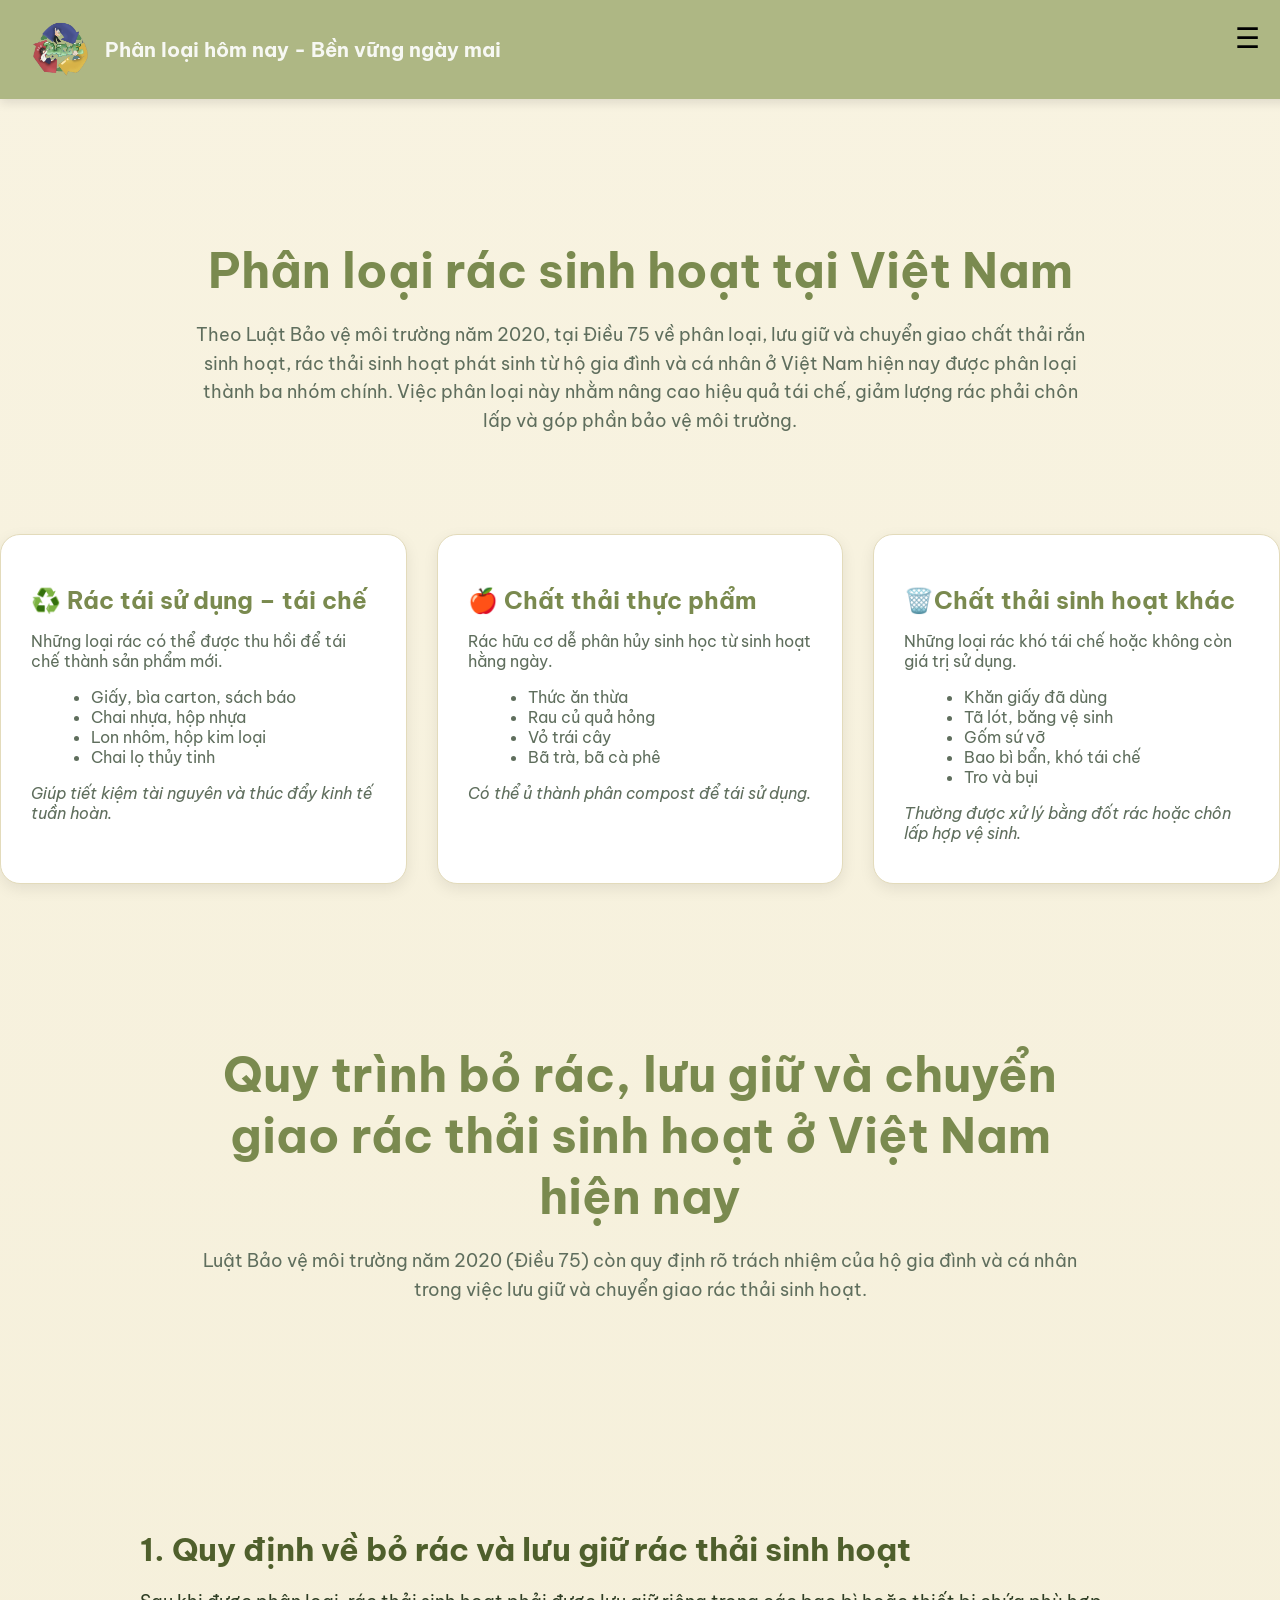
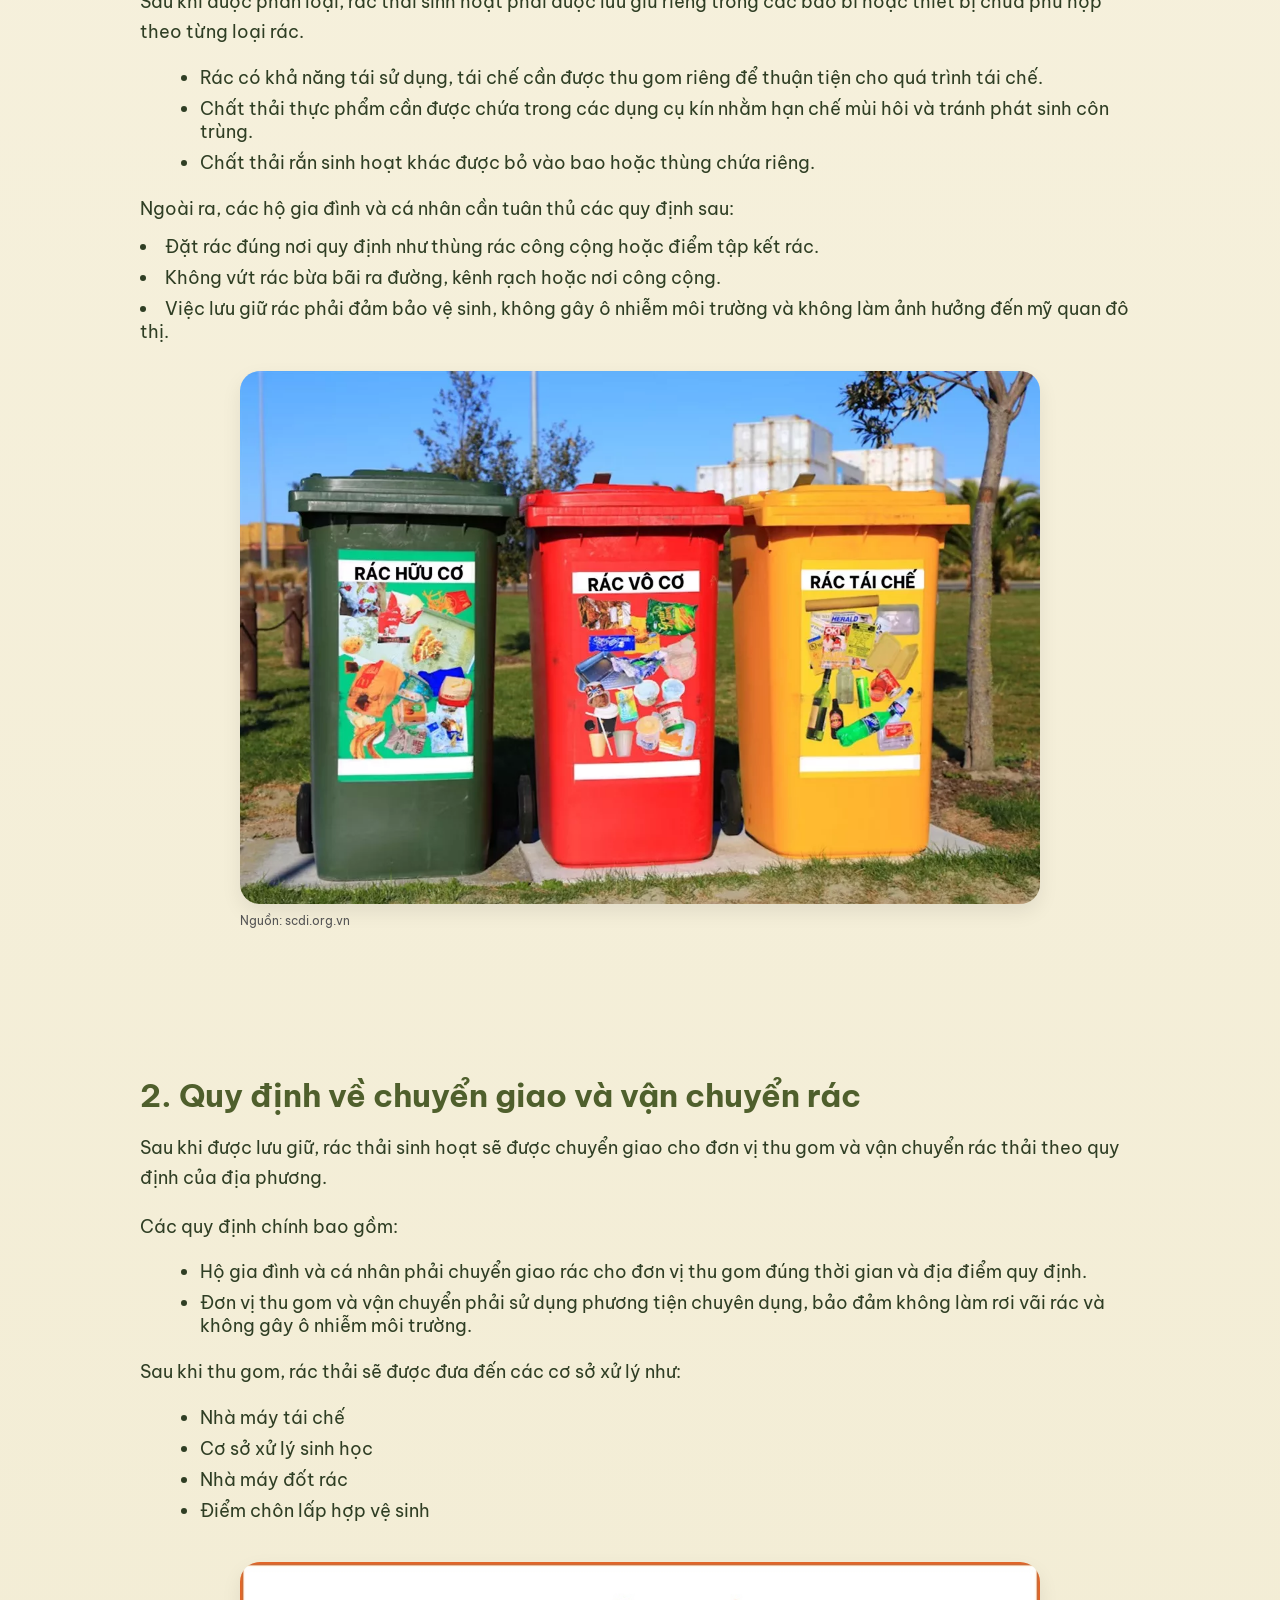
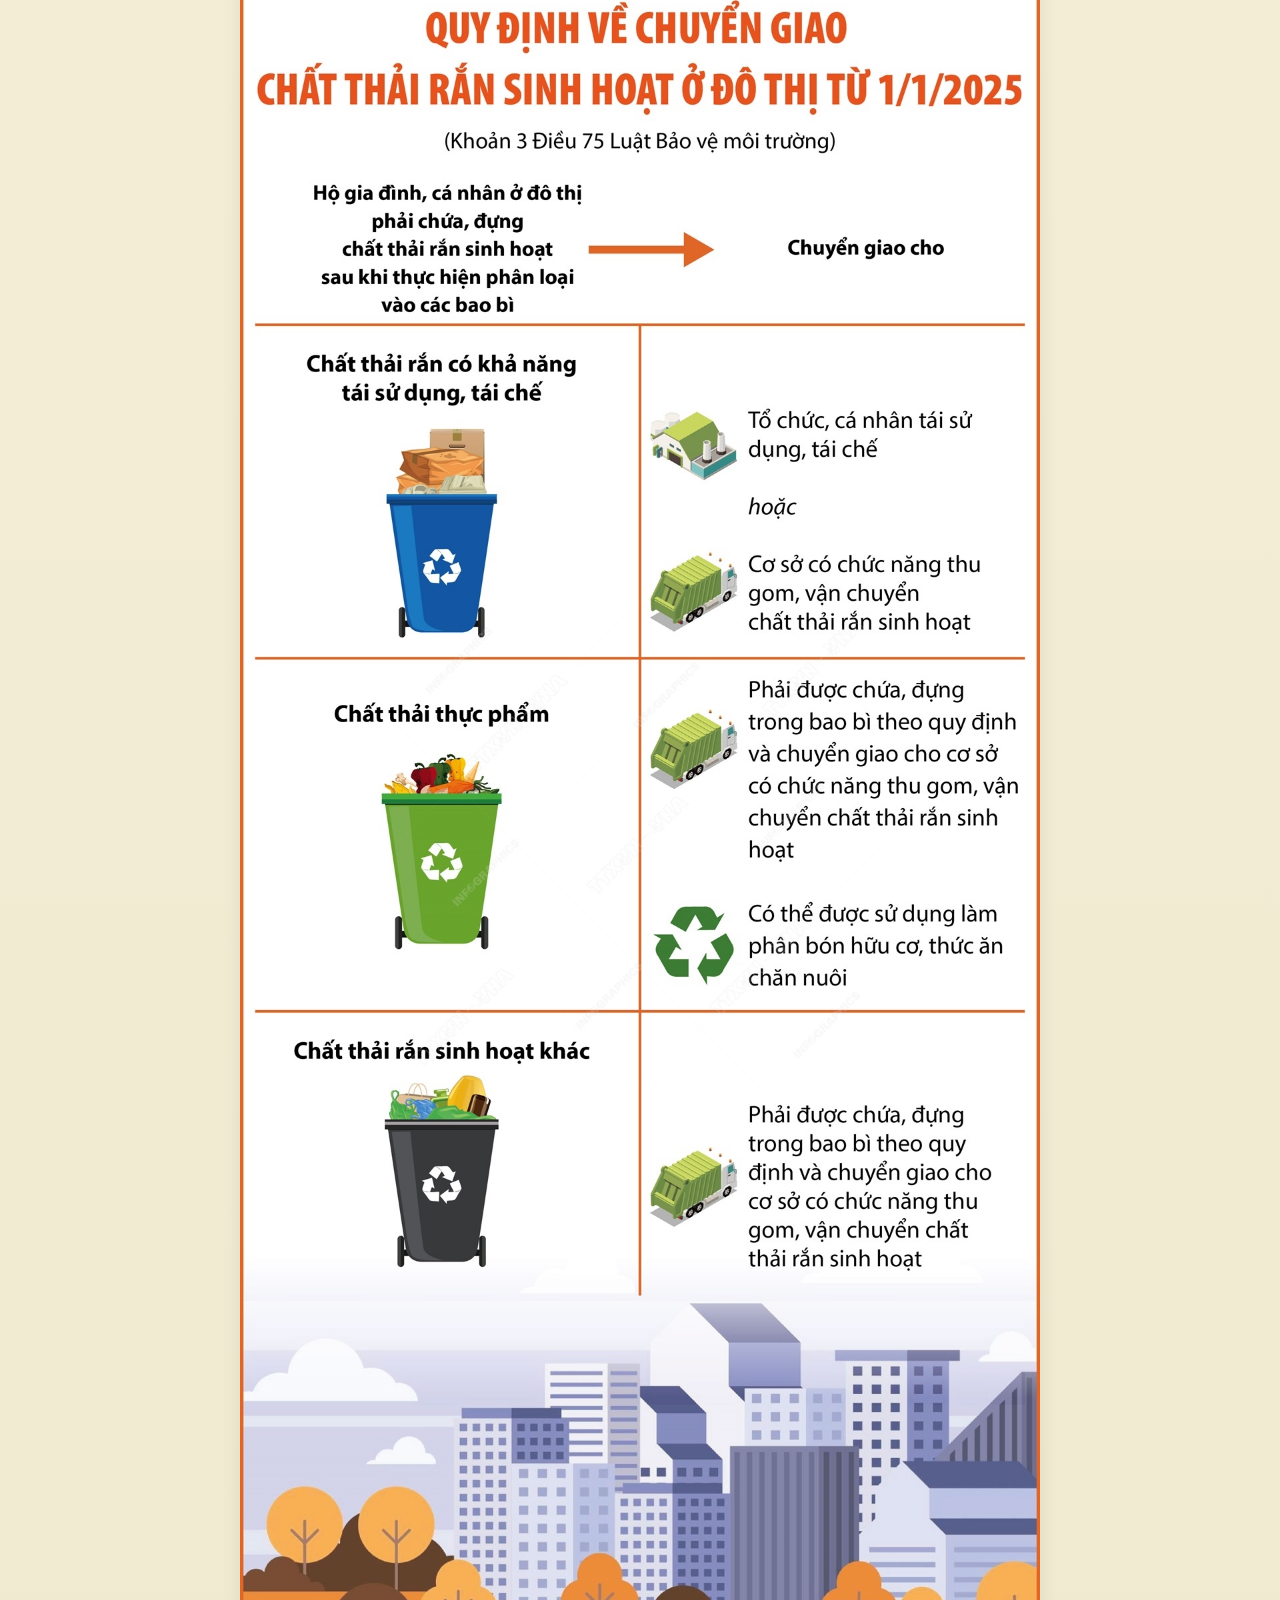
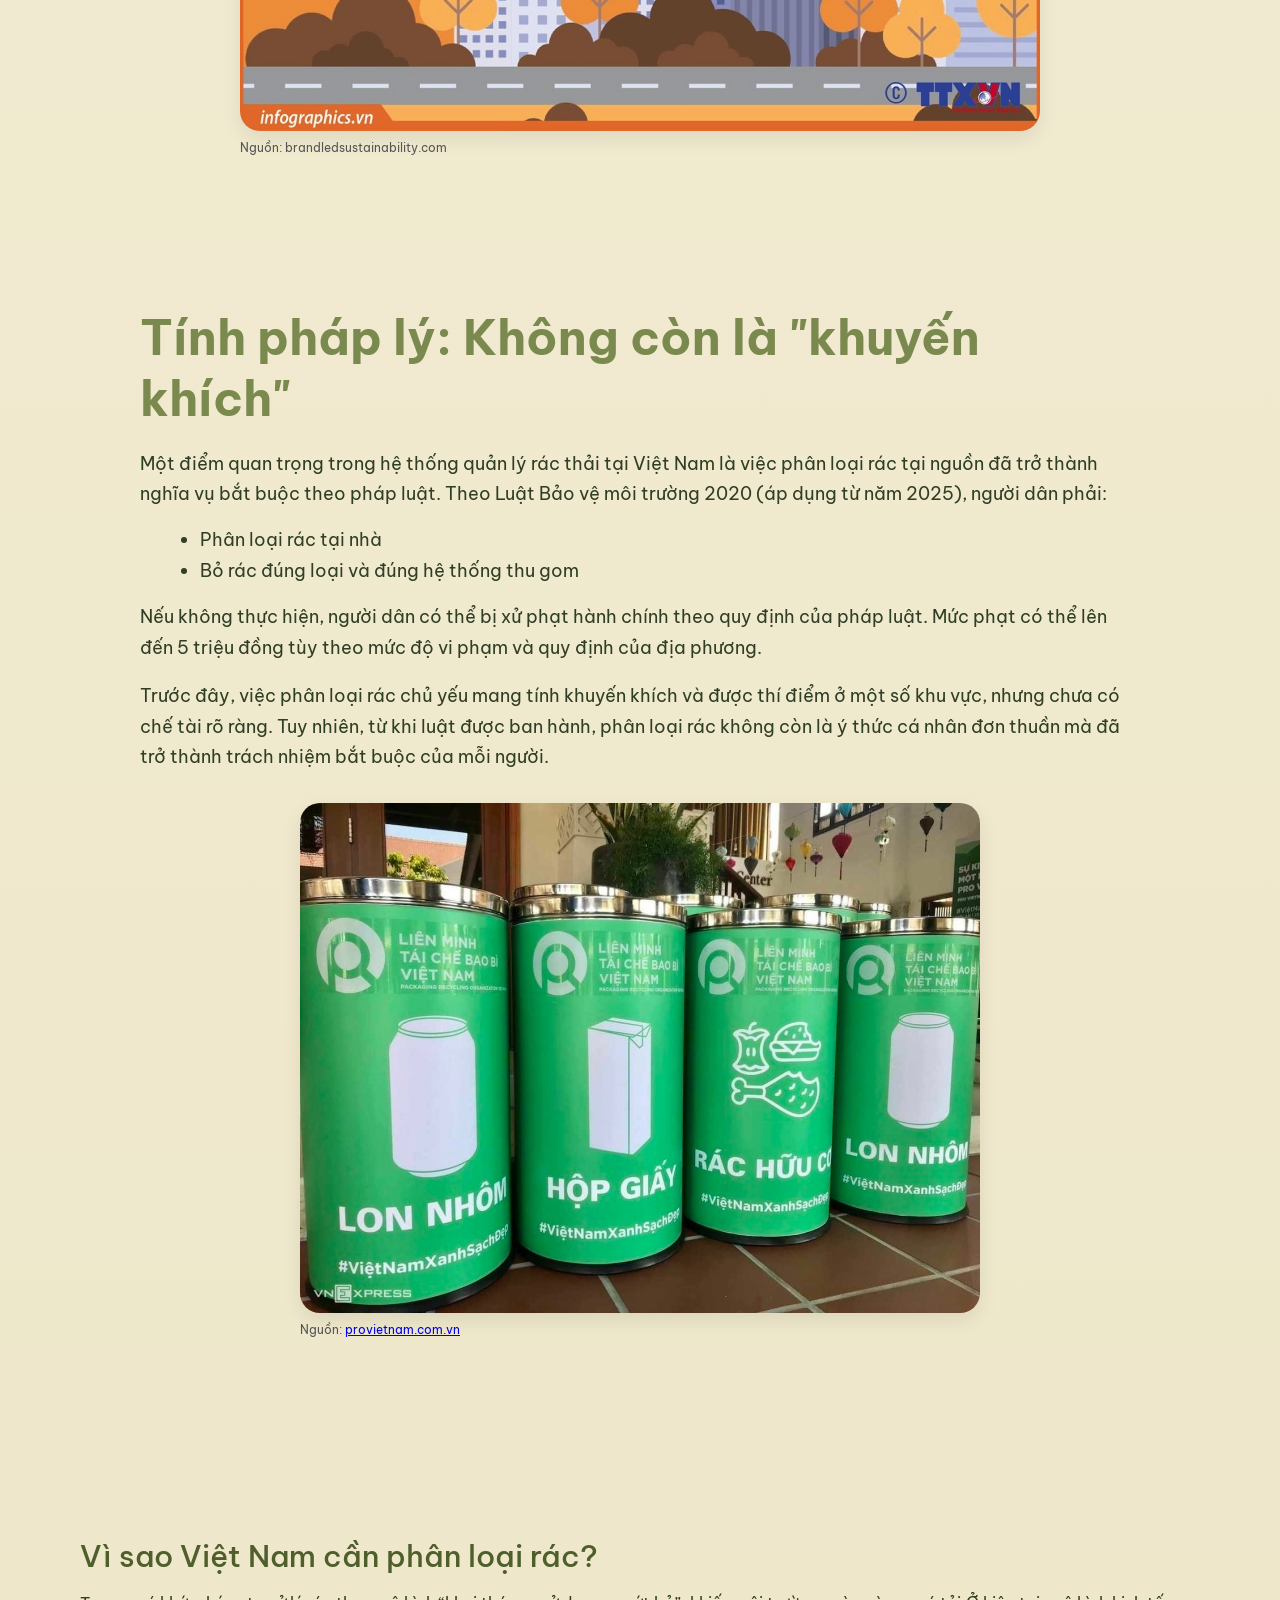
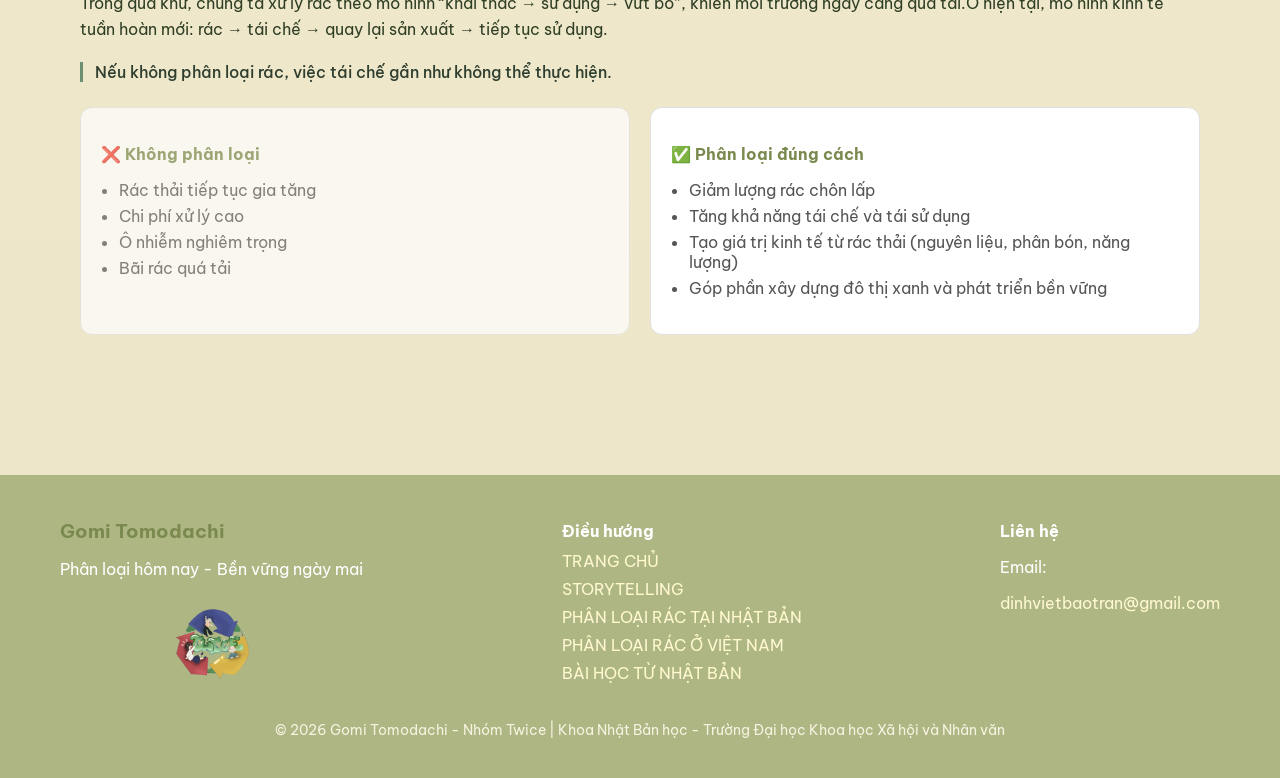
<file: sortVN.html>
<!DOCTYPE html>
<html lang="vi">
	<head>
		<meta charset="utf-8">
		<meta name="viewport" content="width=device-width, initial-scale=1.0">
		<link href="sortVN.css" rel="stylesheet" type="text/css">
		<link rel="preconnect" href="https://fonts.googleapis.com">
        <link rel="preconnect" href="https://fonts.gstatic.com" crossorigin>
        <link href="https://fonts.googleapis.com/css2?family=Be+Vietnam+Pro:ital,wght@0,100;0,200;0,300;0,400;0,500;0,600;0,700;0,800;0,900;1,100;1,200;1,300;1,400;1,500;1,600;1,700;1,800;1,900&family=Quicksand:wght@300..700&family=Zen+Kaku+Gothic+New&display=swap" rel="stylesheet">
        <title>Phân loại rác ở Việt Nam</title>
		<link rel="icon" type="image/png" sizes="32x32" href="image/Logo.png">
		<link rel="icon" type="image/png" sizes="16x16" href="image/Logo.png">	
	</head>
        <script>
        function toggleMenu() {
    var menu = document.getElementById("menu");
    menu.classList.toggle("show");
    }
    </script>
        <body>
            <nav class="navbar">
         <div class= nav-left>       
    <img src="image/logo.png" class="logo">

    <p class="slogan">Phân loại hôm nay - Bền vững ngày mai</p>
        </div>

    <div class="menu-btn" onclick="openMenu()">☰</div>

    <div id="sidebar" class="sidebar">
        <a href="#" onclick="closeMenu()">✕</a>
        <a href="index.html">Trang chủ</a>
        <a href="truyen.html">Storytelling</a>
        <a href="sort.html">Phân loại rác tại Nhật Bản</a>
        <a href="sortVN.html">Phân loại rác tại Việt Nam</a>
        <a href="lesson.html">Bài học</a>
    </div>
</nav>

<section class="hero fade-in">
  <h1>Phân loại rác sinh hoạt tại Việt Nam</h1>

  <p>
Theo Luật Bảo vệ môi trường năm 2020, tại Điều 75 về phân loại, lưu giữ và chuyển giao chất thải rắn sinh hoạt, rác thải sinh hoạt phát sinh từ hộ gia đình và cá nhân ở Việt Nam hiện nay được phân loại thành ba nhóm chính. Việc phân loại này nhằm nâng cao hiệu quả tái chế, giảm lượng rác phải chôn lấp và góp phần bảo vệ môi trường.  </p>
</section>
</div>
    <div class="waste-grid">

    <div class="waste-card">

    <h2>♻️ Rác tái sử dụng – tái chế</h2>

    <p>Những loại rác có thể được thu hồi để tái chế thành sản phẩm mới.</p>

    <ul>
    <li>Giấy, bìa carton, sách báo</li>
    <li>Chai nhựa, hộp nhựa</li>
    <li>Lon nhôm, hộp kim loại</li>
    <li>Chai lọ thủy tinh</li>
    </ul>

    <p class="meaning">
    Giúp tiết kiệm tài nguyên và thúc đẩy kinh tế tuần hoàn.
    </p>

    </div>


    <div class="waste-card">

    <h2>🍎 Chất thải thực phẩm</h2>

    <p>Rác hữu cơ dễ phân hủy sinh học từ sinh hoạt hằng ngày.</p>

    <ul>
    <li>Thức ăn thừa</li>
    <li>Rau củ quả hỏng</li>
    <li>Vỏ trái cây</li>
    <li>Bã trà, bã cà phê</li>
    </ul>

    <p class="meaning">
    Có thể ủ thành phân compost để tái sử dụng.
    </p>

    </div>


    <div class="waste-card">

    <h2>🗑️Chất thải sinh hoạt khác</h2>

    <p>Những loại rác khó tái chế hoặc không còn giá trị sử dụng.</p>

    <ul>
    <li>Khăn giấy đã dùng</li>
    <li>Tã lót, băng vệ sinh</li>
    <li>Gốm sứ vỡ</li>
    <li>Bao bì bẩn, khó tái chế</li>
    <li>Tro và bụi</li>
    </ul>

    <p class="meaning">
    Thường được xử lý bằng đốt rác hoặc chôn lấp hợp vệ sinh.
    </p>

    </div>

    </div>

    <section class="hero fade-in">
  <h1>Quy trình bỏ rác, lưu giữ và chuyển giao rác thải sinh hoạt ở Việt Nam hiện nay</h1>

  <p>
 Luật Bảo vệ môi trường năm 2020 (Điều 75) còn quy định rõ trách nhiệm của hộ gia đình và cá nhân trong việc lưu giữ và chuyển giao rác thải sinh hoạt.</p>
</section>
</div>

<div class="quydinh1-box fade-in">
  
  <div class="quydinh1-text">
    <h2>1. Quy định về bỏ rác và lưu giữ rác thải sinh hoạt</h2>

    <p>Sau khi được phân loại, rác thải sinh hoạt phải được lưu giữ riêng trong các bao bì hoặc thiết bị chứa phù hợp theo từng loại rác.</p>

    <ul>
      <li>Rác có khả năng tái sử dụng, tái chế cần được thu gom riêng để thuận tiện cho quá trình tái chế.</li>
      <li>Chất thải thực phẩm cần được chứa trong các dụng cụ kín nhằm hạn chế mùi hôi và tránh phát sinh côn trùng.</li>
    <li>Chất thải rắn sinh hoạt khác được bỏ vào bao hoặc thùng chứa riêng.</li>
    </ul>
    <p>Ngoài ra, các hộ gia đình và cá nhân cần tuân thủ các quy định sau:

    </p>
    <li>Đặt rác đúng nơi quy định như thùng rác công cộng hoặc điểm tập kết rác.</li>
    <li>Không vứt rác bừa bãi ra đường, kênh rạch hoặc nơi công cộng.</li>    
    <li>Việc lưu giữ rác phải đảm bảo vệ sinh, không gây ô nhiễm môi trường và không làm ảnh hưởng đến mỹ quan đô thị.</li>
</div>
  <div class="quydinh-img">
    <img src="image/racvn.webp" alt="Phân loại rác ở Việt Nam">
    <figcaption class="suoc">Nguồn: scdi.org.vn</figcaption>
  </div>
  </div>

  <div class="quydinh2-box fade-in">
  
  <div class="quydinh2-text">
    <h2>2. Quy định về chuyển giao và vận chuyển rác</h2>

    <p>Sau khi được lưu giữ, rác thải sinh hoạt sẽ được chuyển giao cho đơn vị thu gom và vận chuyển rác thải theo quy định của địa phương.</p>
    <p>Các quy định chính bao gồm:</p>
    <ul>
      <li>Hộ gia đình và cá nhân phải chuyển giao rác cho đơn vị thu gom đúng thời gian và địa điểm quy định.</li>
      <li>Đơn vị thu gom và vận chuyển phải sử dụng phương tiện chuyên dụng, bảo đảm không làm rơi vãi rác và không gây ô nhiễm môi trường.</li>
    </ul>
    <p>Sau khi thu gom, rác thải sẽ được đưa đến các cơ sở xử lý như:

    </p>
    <ul>
    <li>Nhà máy tái chế</li>
    <li>Cơ sở xử lý sinh học</li>    
    <li>Nhà máy đốt rác</li>
    <li>Điểm chôn lấp hợp vệ sinh</li>
    </ul>
</div>
  <div class="quydinh-img">
    <img src="image/chuyengiaorac.jpg" alt="Quy định về chuyển giao rác thải">
    <figcaption class="suoc">Nguồn: brandledsustainability.com</figcaption>
  </div>
  </div>
<div class="phaply-box fade-in">
  
  <div class="phaply-text">
    <h1>Tính pháp lý: Không còn là "khuyến khích"</h1>

    <p>Một điểm quan trọng trong hệ thống quản lý rác thải tại Việt Nam là việc phân loại rác tại nguồn đã trở thành nghĩa vụ bắt buộc theo pháp luật.
      Theo Luật Bảo vệ môi trường 2020 (áp dụng từ năm 2025), người dân phải:
    </p>

    <ul>
      <li>Phân loại rác tại nhà</li>
      <li>Bỏ rác đúng loại và đúng hệ thống thu gom</li>
    </ul>
    <p>Nếu không thực hiện, người dân có thể bị xử phạt hành chính theo quy định của pháp luật. Mức phạt có thể lên đến 5 triệu đồng tùy theo mức độ vi phạm và quy định của địa phương.</p>
  <p>Trước đây, việc phân loại rác chủ yếu mang tính khuyến khích và được thí điểm ở một số khu vực, nhưng chưa có chế tài rõ ràng. Tuy nhiên, từ khi luật được ban hành, phân loại rác không còn là ý thức cá nhân đơn thuần mà đã trở thành trách nhiệm bắt buộc của mỗi người.</p>  
  </div>
  <div class="phaply-img">
    <img src="image/phat.jpg" alt="">
    <figcaption class="suoc">Nguồn: <a href="https://provietnam.com.vn" target="_blank">provietnam.com.vn</a></figcaption>
  </div>

</div>

<div class="frieren-box fade-in">

  <div class="frieren-text">
    <h1>Vì sao Việt Nam cần phân loại rác?</h1>

    <p class="intro">
      Trong quá khứ, chúng ta xử lý rác theo mô hình “khai thác → sử dụng → vứt bỏ”,
      khiến môi trường ngày càng quá tải.Ở hiện tại, mô hình kinh tế tuần hoàn mới: rác → tái chế → quay lại sản xuất → tiếp tục sử dụng.
    </p>

    <p class="highlight">
      Nếu không phân loại rác, việc tái chế gần như không thể thực hiện.
    </p>

    <div class="compare-box">
      <div class="stark">
        <h3>❌ Không phân loại</h3>
        <ul>
          <li>Rác thải tiếp tục gia tăng</li>
          <li>Chi phí xử lý cao</li>
          <li>Ô nhiễm nghiêm trọng</li>
          <li>Bãi rác quá tải</li>
        </ul>
      </div>

      <div class="fern">
        <h3>✅ Phân loại đúng cách</h3>
        <ul>
          <li>Giảm lượng rác chôn lấp</li>
          <li>Tăng khả năng tái chế và tái sử dụng</li>
          <li>Tạo giá trị kinh tế từ rác thải (nguyên liệu, phân bón, năng lượng)</li>
          <li>Góp phần xây dựng đô thị xanh và phát triển bền vững</li>
        </ul>
      </div>
    </div>
  </div>

</div>

    <script>
        function openMenu() {
  document.getElementById("sidebar").style.right = "0";
  overlay.style.display = "block";
}

        function closeMenu() {
  document.getElementById("sidebar").style.right = "-300px";
    overlay.style.display = "none";
}
    </script>
    <script>
const faders = document.querySelectorAll('.fade-in');

const appearOnScroll = new IntersectionObserver(function(entries) {
  entries.forEach(entry => {
    if (!entry.isIntersecting) return;
    entry.target.classList.add('show');
  });
}, {
  threshold: 0.2
});

faders.forEach(fader => {
  appearOnScroll.observe(fader);
});
</script>
		<footer class="site-footer">
			<div class="footer-grid">
			<div class="footer-col">
				<h3>Gomi Tomodachi</h3>
				<p>Phân loại hôm nay - Bền vững ngày mai</p>
				<img src="image/logo.png" class="footer-logo">
			</div>

			<div class="footer-col">
				<h4>Điều hướng</h4>
	<ul>
			<li><a href="index.html">TRANG CHỦ</a></li>
			<li><a href="truyen.html">STORYTELLING</a></li>
			<li><a href="sort.html">PHÂN LOẠI RÁC TẠI NHẬT BẢN</a></li>
			<li><a href="sortVN.html">PHÂN LOẠI RÁC Ở VIỆT NAM</a></li>
			<li><a href="lesson.html">BÀI HỌC TỪ NHẬT BẢN </a></li>
	</ul>
		</div>
		<div class="footer-col">
			<h4>Liên hệ</h4>
			<p>Email:</p>
			<a href="mailto:dinhvietbaotran@gmail.com">dinhvietbaotran@gmail.com
			</a>
		</div>
		</div>
			<p class="copyright">
		© 2026 Gomi Tomodachi - Nhóm Twice | Khoa Nhật Bản học - Trường Đại học Khoa học Xã hội và Nhân văn
			</p>

</footer>

        </body>
    </html>
</file>
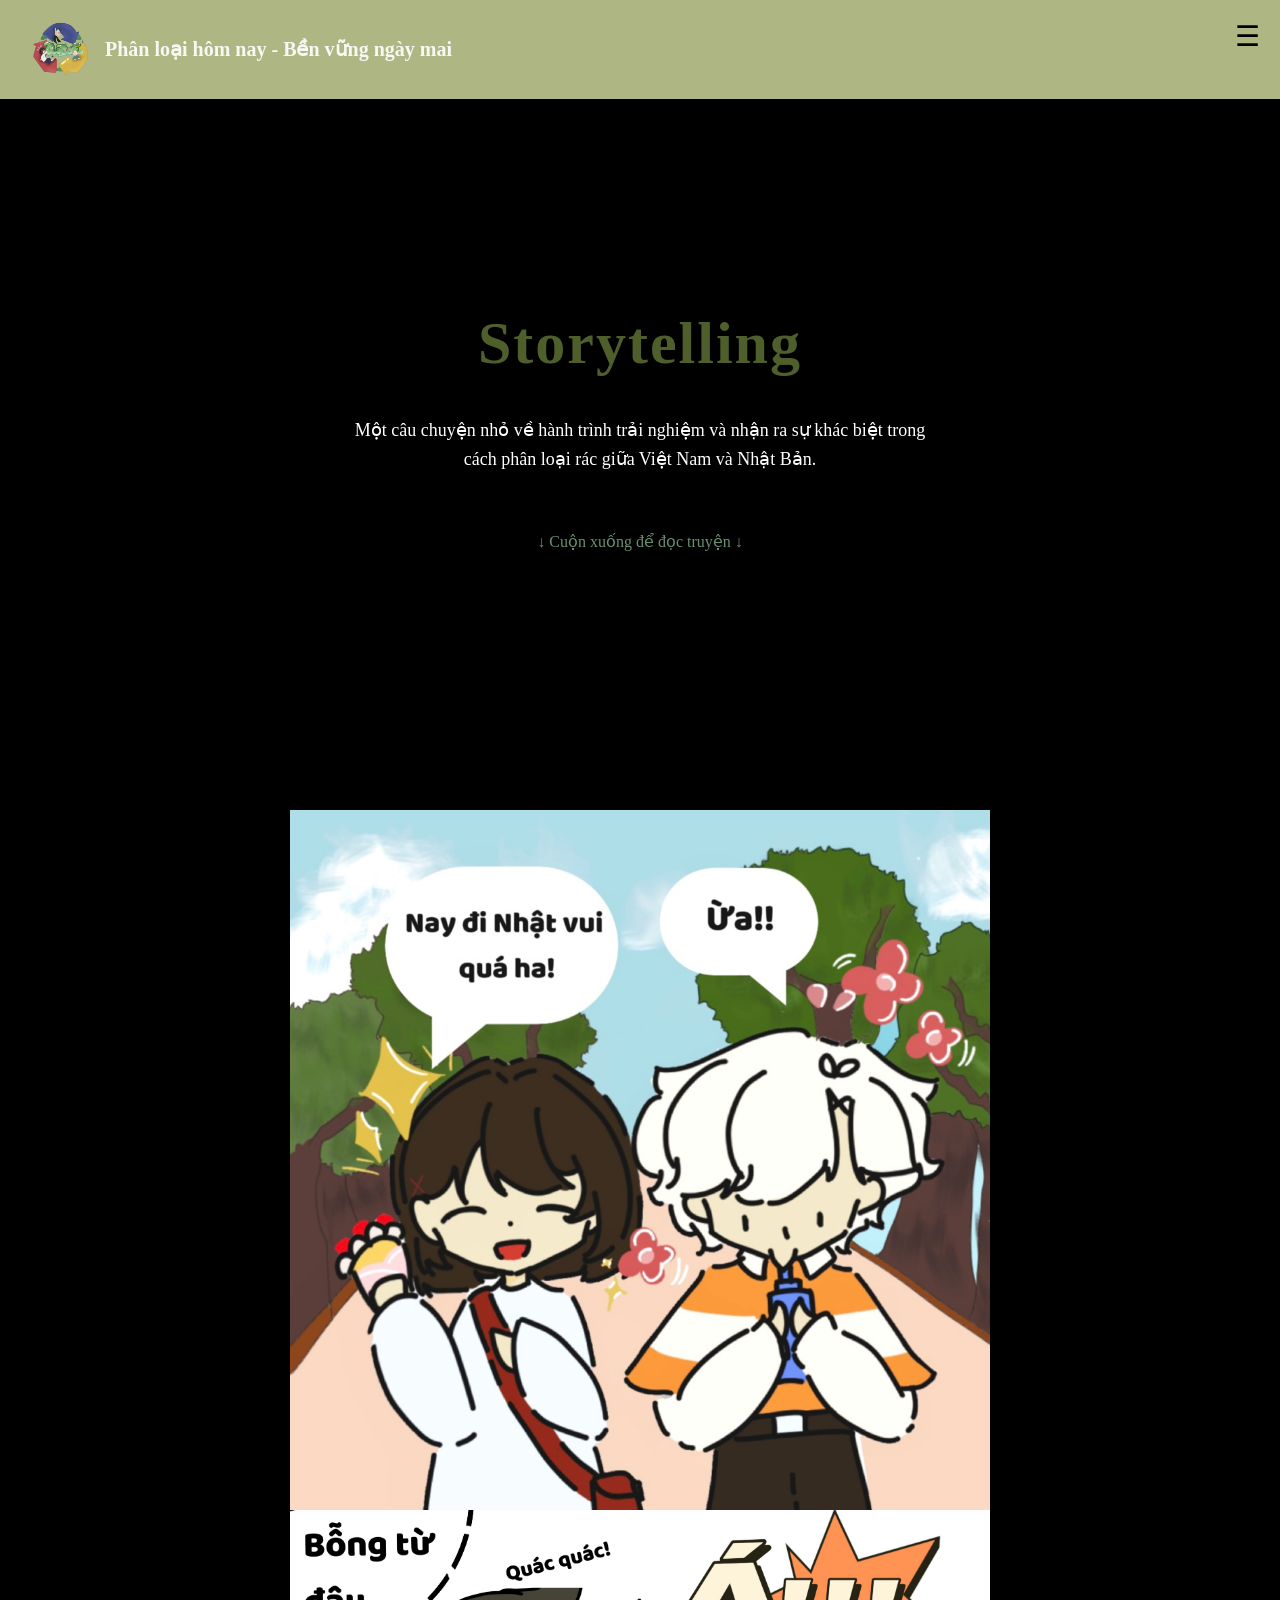
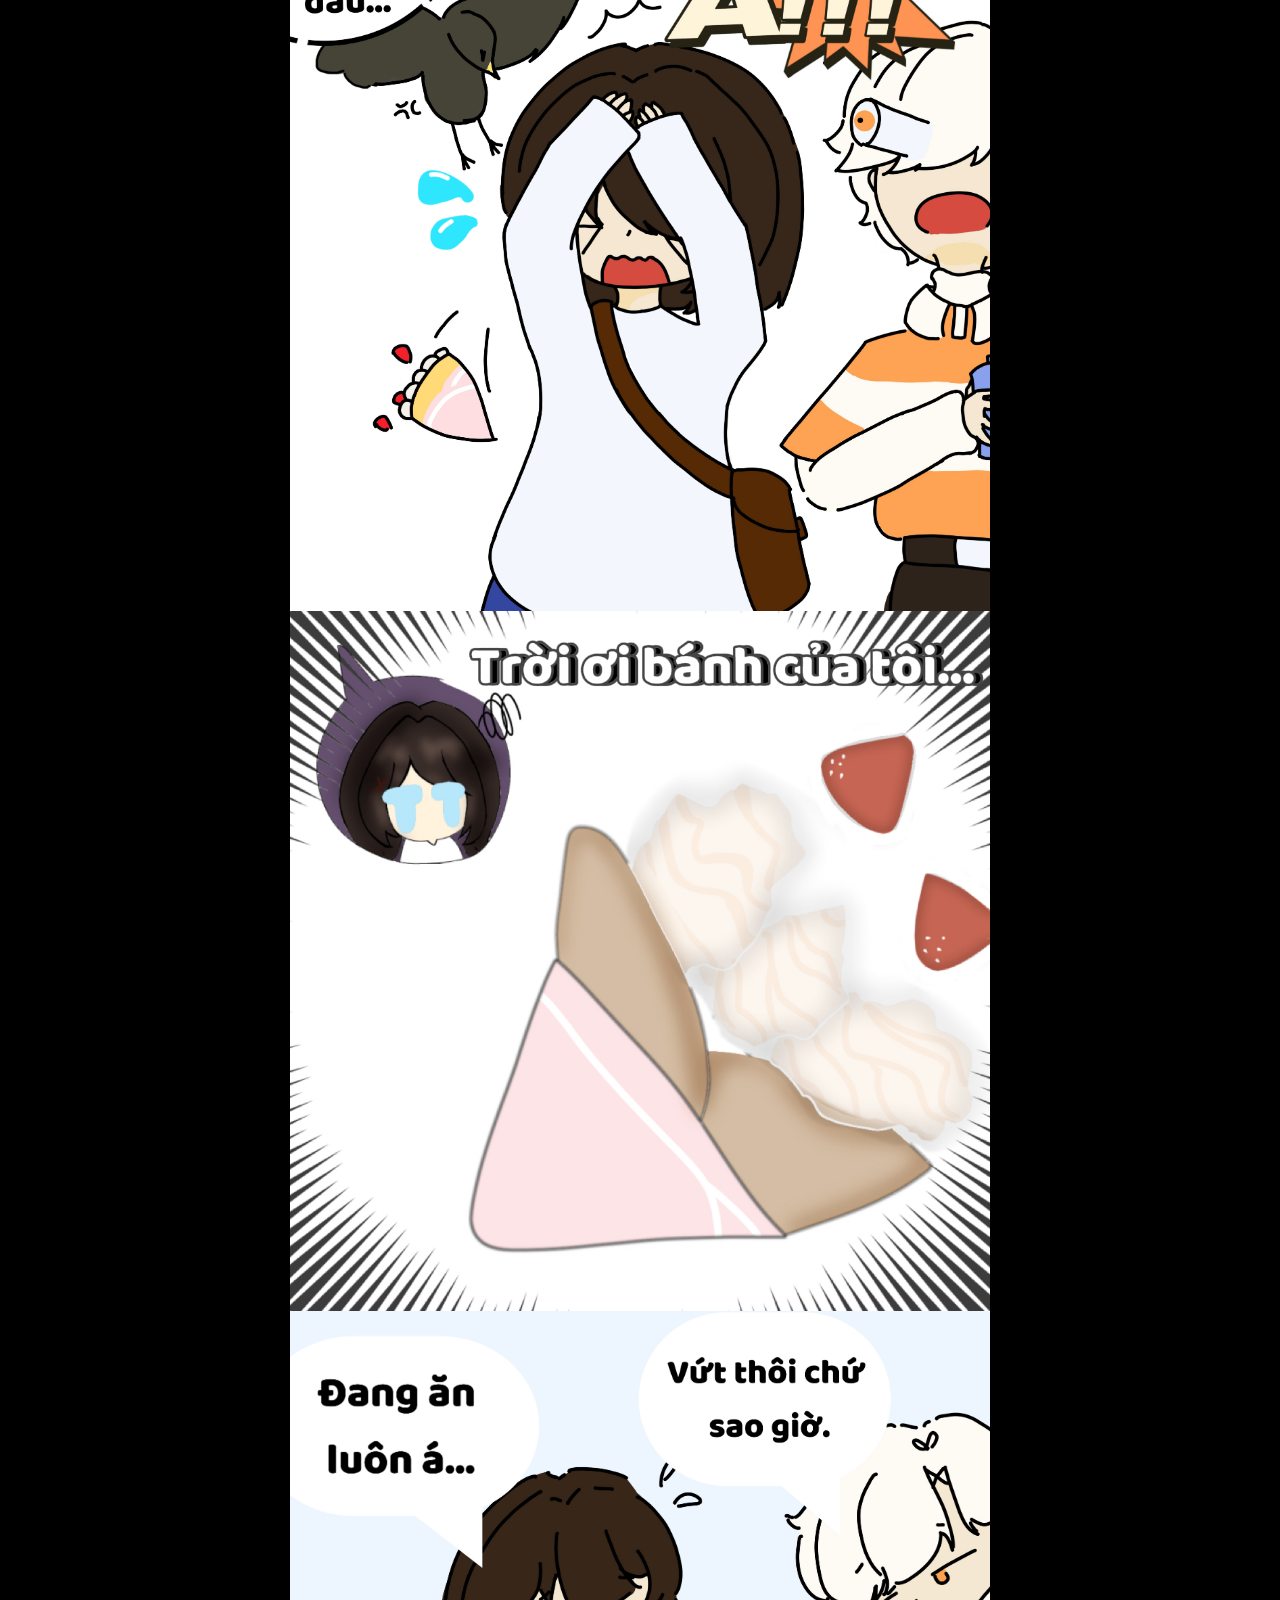
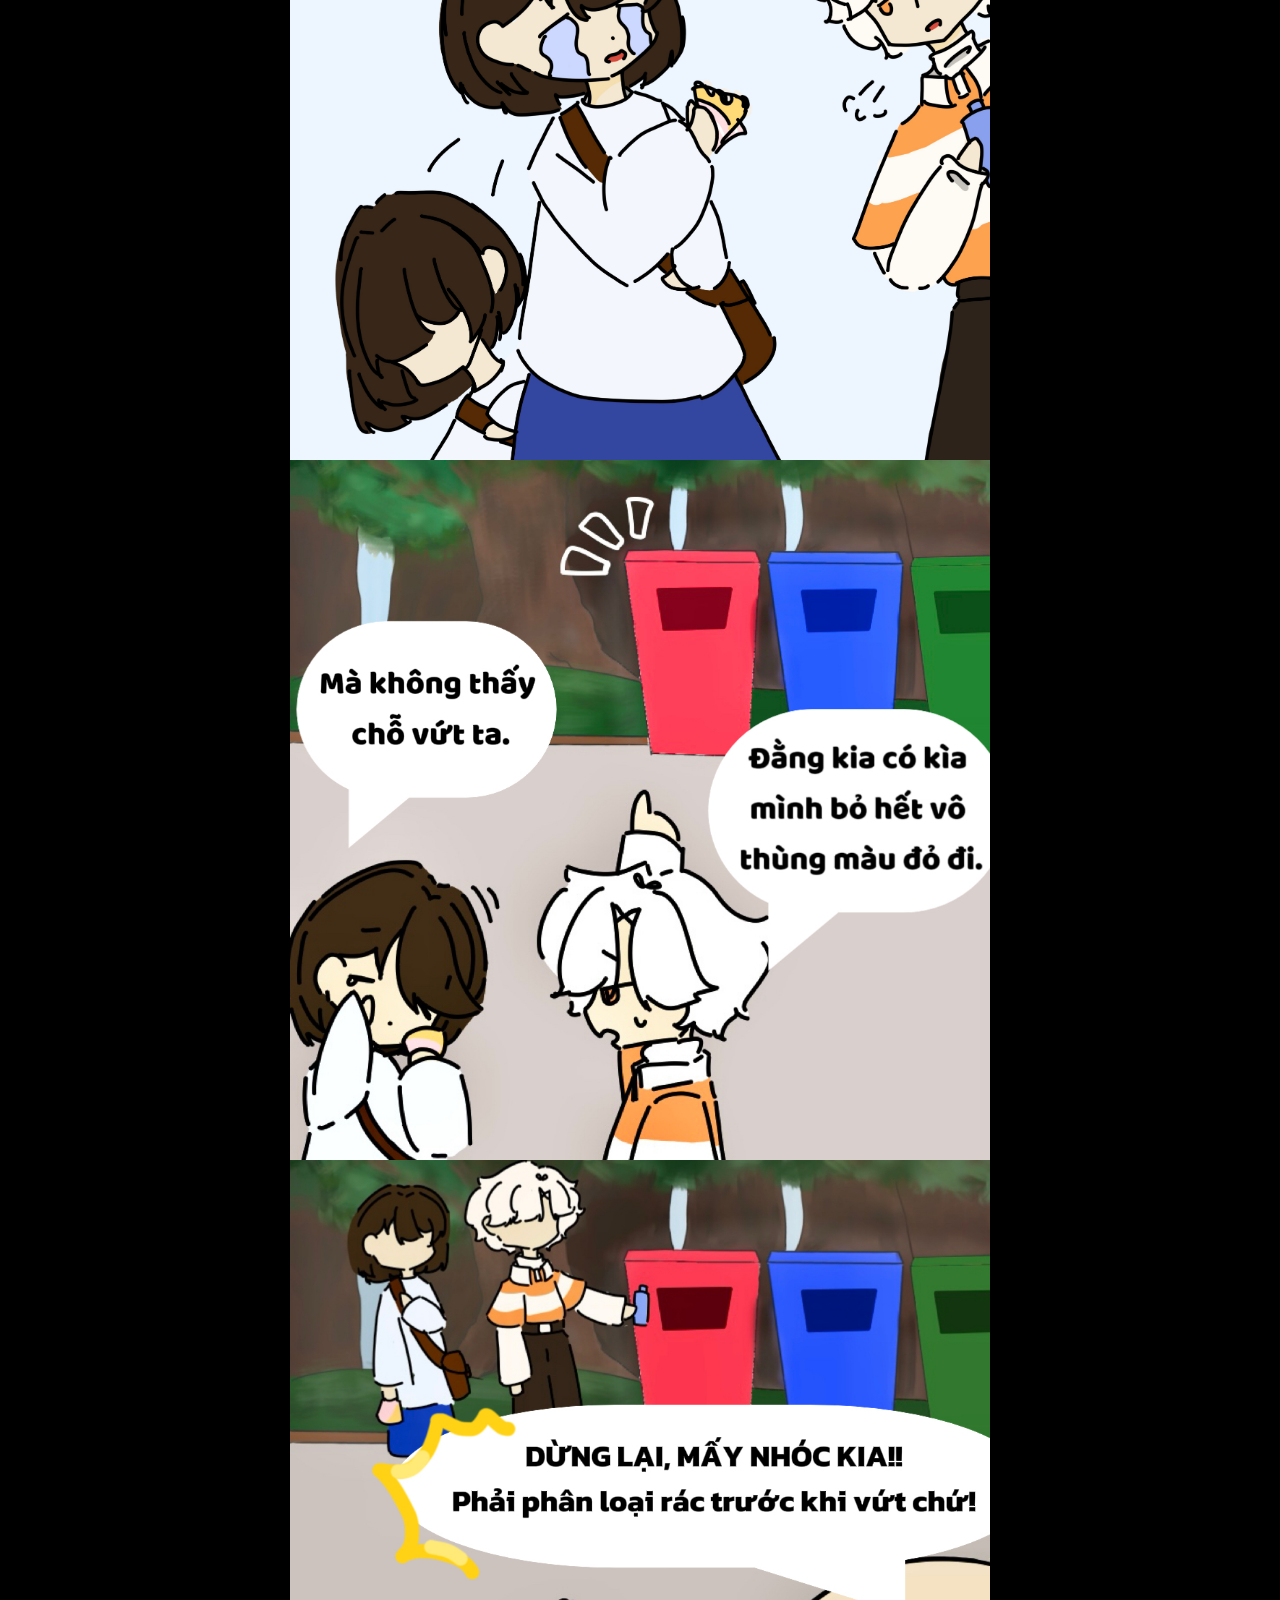
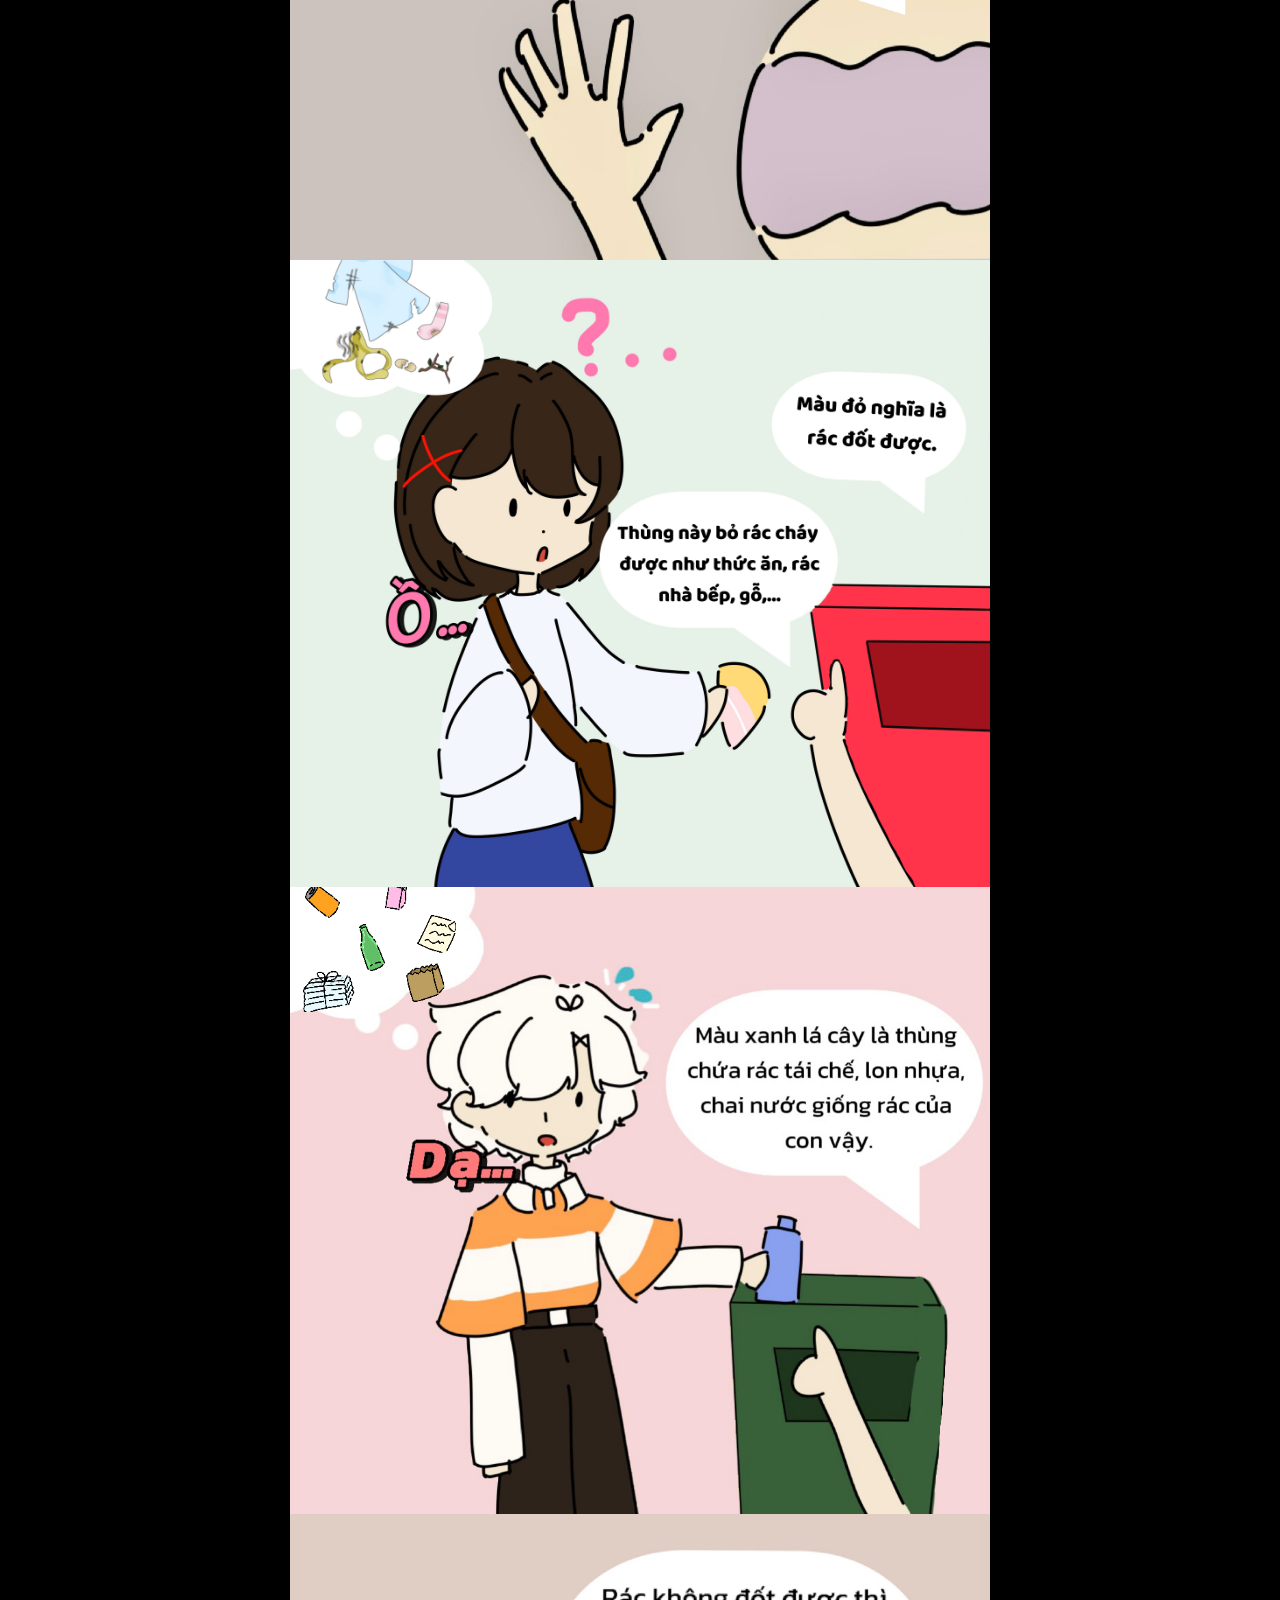
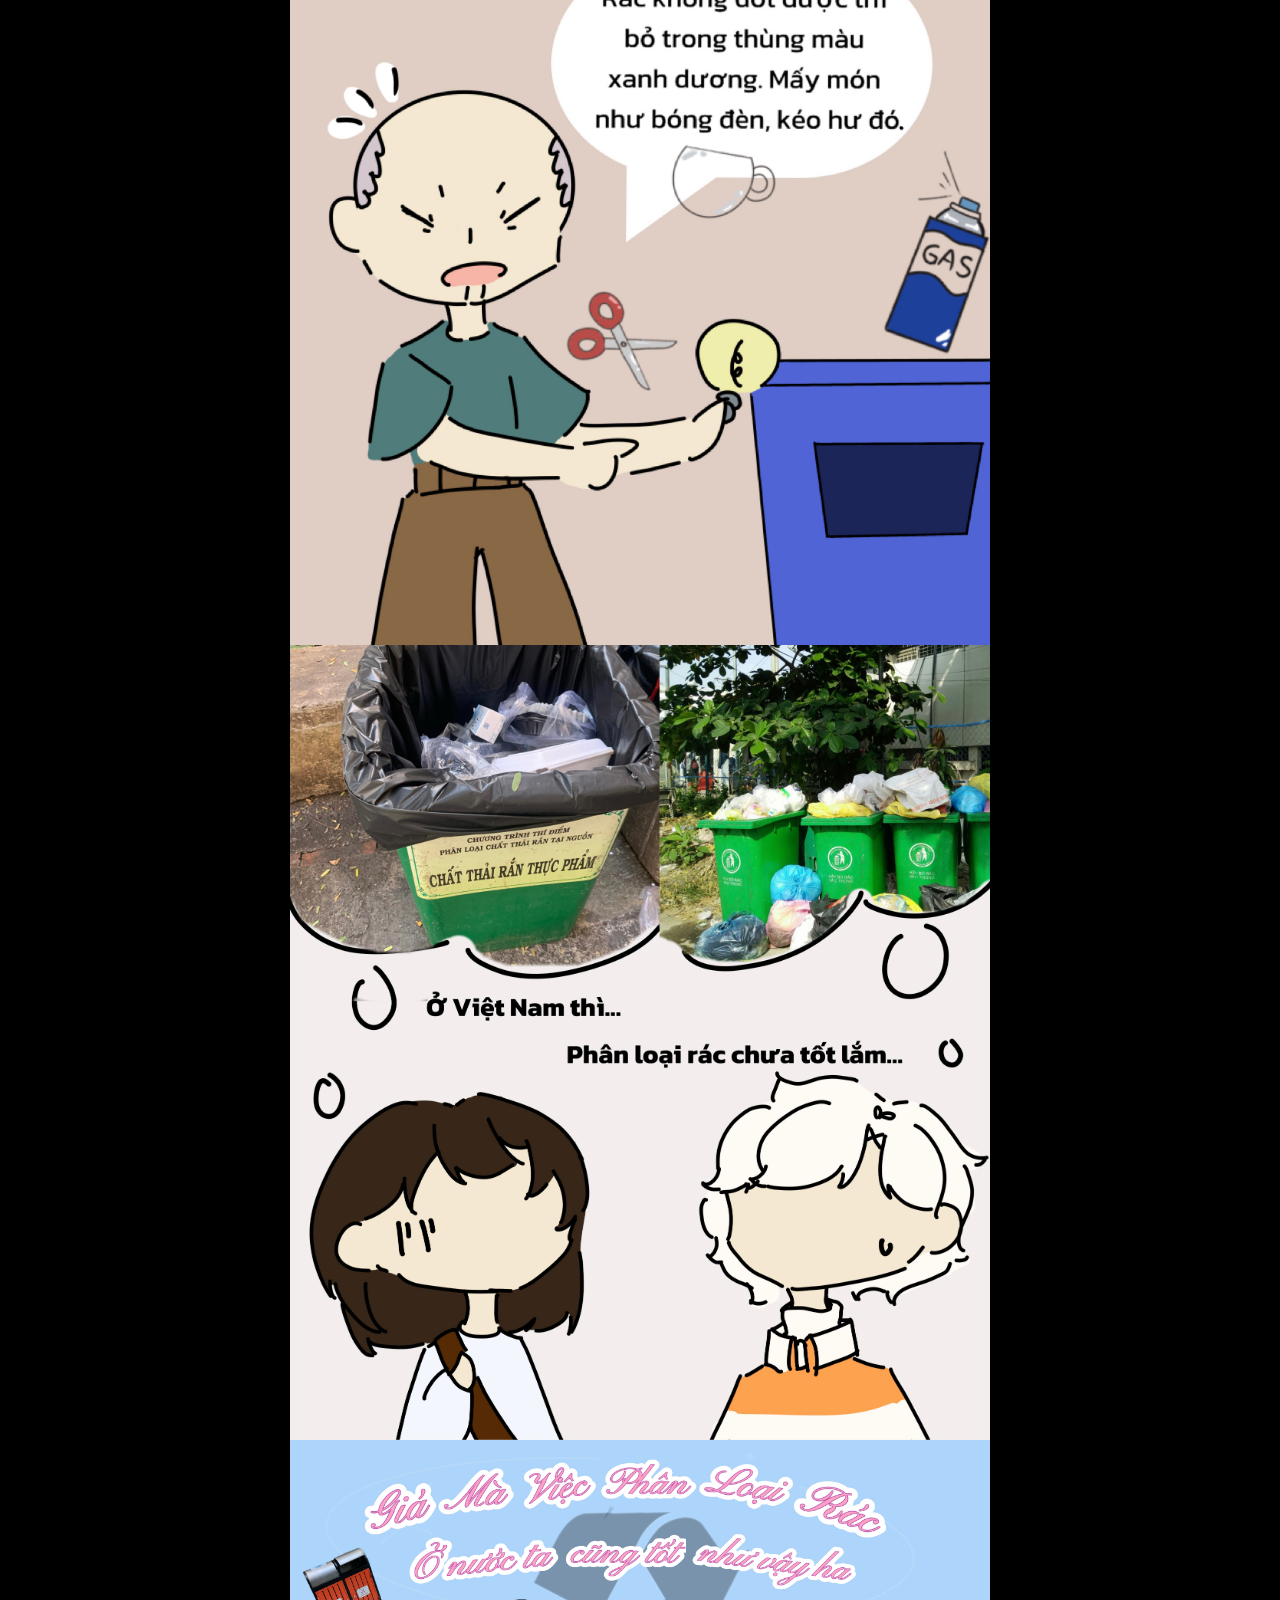
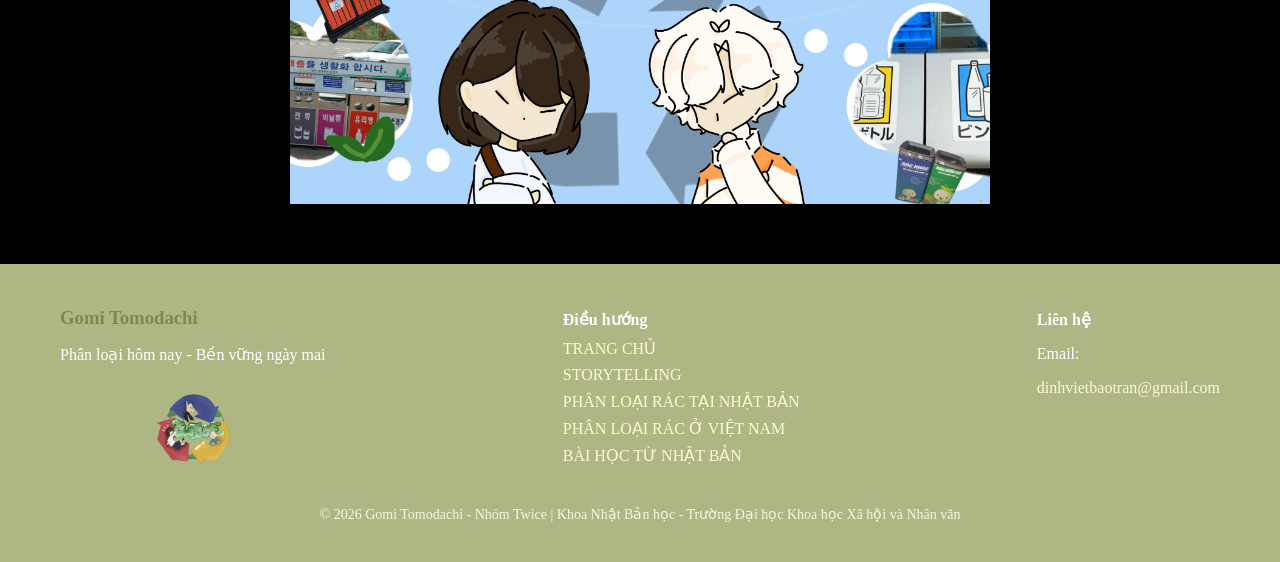
<file: truyen.html>
<!DOCTYPE html>
<html lang="vi">
	<head>
		<meta charset="utf-8">
		<meta name="viewport" content="width=device-width, initial-scale=1.0">
		<link href="truyen.css" rel="stylesheet" type="text/css">
		<link rel="preconnect" href="https://fonts.googleapis.com">
        <link rel="preconnect" href="https://fonts.gstatic.com" crossorigin>
        <link href="https://fonts.googleapis.com/css2?family=Be+Vietnam+Pro:ital,wght@0,100;0,200;0,300;0,400;0,500;0,600;0,700;0,800;0,900;1,100;1,200;1,300;1,400;1,500;1,600;1,700;1,800;1,900&family=Quicksand:wght@300..70０&family=Zen+Kaku+Gothic+New&display=swap" rel="stylesheet">
        <title>Storytelling</title>
		<link rel="icon" type="image/png" sizes="32x32" href="image/Logo.png">
		<link rel="icon" type="image/png" sizes="16x16" href="image/Logo.png">	
	</head>
        <script>
        function toggleMenu() {
    var menu = document.getElementById("menu");
    menu.classList.toggle("show");
    }
    </script>
        <body>
            <nav class="navbar">
         <div class= nav-left>       
    <img src="image/logo.png" class="logo">

    <p class="slogan">Phân loại hôm nay - Bền vững ngày mai</p>
        </div>

    <div class="menu-btn" onclick="openMenu()">☰</div>

    <div id="sidebar" class="sidebar">
        <a href="#" onclick="closeMenu()">✕</a>
        <a href="index.html">Trang chủ</a>
        <a href="truyen.html">Storytelling</a>
        <a href="sort.html">Phân loại rác tại Nhật</a>
        <a href="sortVN.html">Phân loại rác ở Việt</a>
		<a href="lesson.html">Bài học</a>
    </div>
</nav>

<section class="story-intro fade-in">
  <h1>Storytelling</h1>
  <p>
    Một câu chuyện nhỏ về hành trình trải nghiệm và nhận ra sự khác biệt 
    trong cách phân loại rác giữa Việt Nam và Nhật Bản.
  </p>

  <div class="scroll-down">
    ↓ Cuộn xuống để đọc truyện ↓
  </div>
</section>

<section class="story">

  <img src="image/khung1.JPG" alt="">
  <img src="image/khung2.JPG" alt="">
  <img src="image/khung3.JPG" alt="">
  <img src="image/khung4.JPG" alt="">
  <img src="image/khung5.JPG" alt="">   
  <img src="image/khung6.JPG" alt="">
  <img src="image/khung7.png" alt="">
  <img src="image/khung8.jpg" alt="">
  <img src="image/khung9.jpg" alt="">
  <img src="image/khung10.JPG" alt="">
  <img src="image/khung111.JPG" alt="">

</section>
<script>
        function openMenu() {
  document.getElementById("sidebar").style.right = "0";
  overlay.style.display = "block";
}

        function closeMenu() {
  document.getElementById("sidebar").style.right = "-300px";
    overlay.style.display = "none";
}
    </script>
		<footer class="site-footer">
			<div class="footer-grid">
			<div class="footer-col">
				<h3>Gomi Tomodachi</h3>
				<p>Phân loại hôm nay - Bền vững ngày mai</p>
				<img src="image/logo.png" class="footer-logo">
			</div>

			<div class="footer-col">
				<h4>Điều hướng</h4>
	<ul>
			<li><a href="index.html">TRANG CHỦ</a></li>
			<li><a href="truyen.html">STORYTELLING</a></li>
			<li><a href="sort.html">PHÂN LOẠI RÁC TẠI NHẬT BẢN</a></li>
			<li><a href="sortVN.html">PHÂN LOẠI RÁC Ở VIỆT NAM</a></li>
			<li><a href="lesson.html">BÀI HỌC TỪ NHẬT BẢN </a></li>
	</ul>
		</div>
		<div class="footer-col">
			<h4>Liên hệ</h4>
			<p>Email:</p>
			<a href="mailto:dinhvietbaotran@gmail.com">dinhvietbaotran@gmail.com
			</a>
		</div>
		</div>
			<p class="copyright">
		© 2026 Gomi Tomodachi - Nhóm Twice | Khoa Nhật Bản học - Trường Đại học Khoa học Xã hội và Nhân văn
			</p>

</footer>


</body>
</html>
</file>
<file: styles.css>
body{
margin:0;
font-family:'Be Vietnam Pro',sans-serif;
background: linear-gradient(to bottom, #F8F3E1, #EDE6C8);padding-top: 80px;
}

/* NAVBAR */
.navbar{
position:fixed;
top: 0;
left: 0;
width: 100%;
z-index: 1000;
background:#AEB784;
display:flex;
align-items:center;
justify-content:space-between;
padding:15px 30px;
box-shadow:0 4px 10px rgba(0,0,0,0.1);
}

.nav-left {
  display: flex;
  align-items: center;
  gap: 15px;
}
.logo{
width:60px;
}

.slogan{
font-size:20px;
color: rgba(255,255,255,0.9);
font-weight:bold;
}

.menu-icon{
font-size:28px;
cursor:pointer;
color:white;
}

.menu{
list-style:none;
position:absolute;
top:80px;
right:30px;
background:white;
width:220px;
border-radius:15px;
box-shadow:0 10px 20px rgba(0,0,0,0.15);
display:none;
flex-direction:column;
overflow:hidden;
padding:0;
}

.menu li{
border-bottom:1px solid #eee;
}

.menu li:last-child{
border-bottom:none;
}

.menu li a{
display:block;
padding:15px;
text-decoration:none;
color:#473f34;
font-weight:bold;
}

.menu li a:hover{
background:#f0e5c7;
}

.menu.show{
display:flex;
}

.menu-btn {
  font-size: 28px;
  cursor: pointer;
  position: fixed;
  right: 20px;
  top: 20px;
  z-index: 1001;
}

/* Sidebar */
.sidebar {
  position: fixed;
  top: 0;
  right: -300px;   
  width: 300px;
  height: 100%;
  background: #84B179;
  transition: 0.3s;
}

.sidebar a {
  display: block;
  margin: 20px 0;
  font-size: 18px;
  text-decoration: none;
  color: #2F2F1E;
  padding-left: 20px;
}

.sidebar a:hover {
  color: #E07A5F;
  padding-left: 5px;
  transition: 0.2s;
  background:#E3DBBB;
  border-radius: 8px;
}
.overlay {
  position: fixed;
  top: 0;
  left: 0;
  width: 100%;
  height: 100%;
  background: rgba(0,0,0,0.3);
  display: none;
}


.fade-in {
  opacity: 0;
  transform: translateY(30px);
  transition: all 0.8s ease;
}

.fade-in.show {
  opacity: 1;
  transform: translateY(0);
}

/* thực trạng */
.reality {
  padding: 80px 10%;
}

.reality-container {
  display: flex;
  align-items: center;
  gap: 50px;
  flex-wrap: wrap;
}

.reality-image {
  flex: 1 1 400px;
}

.reality-image img {
  width: 100%;
  border-radius: 20px;
  box-shadow: 0 8px 20px rgba(0,0,0,0.08);
}
.reality-image .suoc {
  font-size: 12px;
  color: #555;
  margin-top: 5px;
}
.reality-text {
  flex: 1 1 500px;
}

.reality-text h2 {
  font-size: 2.5rem;
  margin-bottom: 25px;
  color: #4F5F2C;
}

.reality-text p {
  font-size: 1.1rem;
  line-height: 1.8;
  color: #2f3e24;
}

/*animation */
.fade-in {
  opacity: 0;
  transform: translateY(30px);
  transition: all 0.8s ease;
}

.fade-in.show {
  opacity: 1;
  transform: translateY(0);
}

/* Responsive */
@media(max-width: 900px){
  .reality-container {
    flex-direction: column;
    text-align: center;
  }

  .reality-text {
    flex: 1 1 100%;
  }

  .reality-image {
    flex: 1 1 100%;
  }
}

/* Tên gì */
.khongbietdatten {
  padding: 80px 10%;
  text-align: center;
}

.khongbietdatten h2 {
  font-size: 2.5rem;
  margin-bottom: 60px;
  color: #4F5F2C;
}

.steps-container {
  display: flex;
  justify-content: space-between;
  align-items: flex-start;
  gap: 40px;
  flex-wrap: wrap;
  position: relative;
}

.steps-container::before {
  content: '';
  position: absolute;
  top: 50px;
  left: 10%;
  right: 10%;
  height: 4px;
  background: #84B179;
  z-index: 0;
  border-radius: 2px;
}

.step {
  position: relative;
  flex: 1 1 250px;
  text-align: center;
  z-index: 1;
  opacity: 0;
  transform: translateY(30px);
  transition: all 0.8s ease;
}

.step.show {
  opacity: 1;
  transform: translateY(0);
}

.circle {
  width: 80px;
  height: 80px;
  background: #ccedc8;
  border-radius: 50%;
  display: flex;
  align-items: center;
  justify-content: center;
  font-size: 36px;
  margin: 0 auto 20px;
  box-shadow: 0 8px 20px rgba(0,0,0,0.08);
  transition: transform 0.3s, background 0.3s;
}

.step:hover .circle {
  transform: scale(1.1);
  background: #F4A9A8;
}

.step strong{
	color: #7a8a4f;
}

.step p {
  font-size: 1.1rem;
  line-height: 1.6;
  color: #2f3e24;
}

/* Responsive */
@media(max-width: 900px){
  .steps-container {
    flex-direction: column;
  }

  .steps-container::before {
    top: 50px;
    left: 50%;
    width: 4px;
    height: calc(100% - 50px);
    transform: translateX(-50%);
  }

  .step {
    margin-bottom: 60px;
  }
}

.site-footer {
  width: 100%;
  background: #AEB784;; 
  color: white;
  padding: 25px 30px;   
  box-sizing: border-box;
  margin-top: 60px;
}
.site-footer h3 {
  color: #7a8a4f;
  margin-bottom: 15px;
}
.footer-logo {
  display: block;
  margin: 20px auto 0; 
  width: 80px;         
  height: auto;
}
.footer-grid {
  display: flex;
  justify-content: space-between;
  flex-wrap: wrap;
  gap: 40px;
  max-width: 1200px;
  margin: 0 auto;   
  padding: 0 30px;  
}

.footer-col h3,
.footer-col h4 {
  margin-bottom: 10px;
}

.footer-col ul {
  list-style: none;
  padding: 0;
  margin: 0;
}

.footer-col ul li {
  margin-bottom: 8px;
}

.footer-col a {
  color: #FFF8D1;
  text-decoration: none;
  transition: color 0.3s;
}

.footer-col a:hover {
  color: #E07A5F;
  text-decoration: underline;
}

.copyright {
  text-align: center;
  margin-top: 30px;
  font-size: 14px;
  color: #F8F3E1;
  max-width: 1200px;
  margin-left: auto;
  margin-right: auto;
  padding: 0 30px;
}

/* Responsive */
@media (max-width: 900px) {
  .footer-grid {
    flex-direction: column;
    align-items: center;
    text-align: center;
    padding: 0 20px;
  }

  .footer-col {
    margin-bottom: 30px;
  }
}
</file>
<file: lesson.css>
body{
margin:0;
font-family:'Be Vietnam Pro',sans-serif;
background: linear-gradient(to bottom, #F8F3E1, #EDE6C8);padding-top: 80px;
}

/* NAVBAR */
.navbar{
position:fixed;
top: 0;
left: 0;
width: 100%;
z-index: 1000;
background:#AEB784;
display:flex;
align-items:center;
justify-content:space-between;
padding:15px 30px;
box-shadow:0 4px 10px rgba(0,0,0,0.1);
}

.nav-left {
  display: flex;
  align-items: center;
  gap: 15px;
}
.logo{
width:60px;
}

.slogan{
font-size:20px;
color: rgba(255,255,255,0.9);
font-weight:bold;
}

.menu-icon{
font-size:28px;
cursor:pointer;
color:white;
}

.menu{
list-style:none;
position:absolute;
top:80px;
right:30px;
background:white;
width:220px;
border-radius:15px;
box-shadow:0 10px 20px rgba(0,0,0,0.15);
display:none;
flex-direction:column;
overflow:hidden;
padding:0;
}

.menu li{
border-bottom:1px solid #eee;
}

.menu li:last-child{
border-bottom:none;
}

.menu li a{
display:block;
padding:15px;
text-decoration:none;
color:#473f34;
font-weight:bold;
}

.menu li a:hover{
background:#f0e5c7;
}

.menu.show{
display:flex;
}

.menu-btn {
  font-size: 28px;
  cursor: pointer;
  position: fixed;
  right: 20px;
  top: 20px;
  z-index: 1001;
}

/* Sidebar */
.sidebar {
  position: fixed;
  top: 0;
  right: -300px;   
  width: 300px;
  height: 100%;
  background: #84B179;
  transition: 0.3s;
}

.sidebar a {
  display: block;
  margin: 20px 0;
  font-size: 18px;
  text-decoration: none;
  color: #2F2F1E;
  padding-left: 20px;
}

.sidebar a:hover {
  color: #E07A5F;
  padding-left: 5px;
  transition: 0.2s;
  background:#E3DBBB;
  border-radius: 8px;
}
.overlay {
  position: fixed;
  top: 0;
  left: 0;
  width: 100%;
  height: 100%;
  background: rgba(0,0,0,0.3);
  display: none;
}


.anime-section {
  display: flex;
  justify-content: center;
  margin: 100px 0;
}

/* Container */
.anime-img {
  position: relative;
  max-width: 800px;
  overflow: visible;
}

/* Image */
.anime-img img {
  width: 100%;
  display: block;
  transform: translateY(30px);
  opacity: 0;
  transition: all 0.8s ease;
}

/* Bubble */
.speech-bubble {
  position: absolute;
  top: 18%;
  right: 8%;

  background: #fff8dc;
  padding: 18px 24px;

  border: 2px solid #2f3e2f;
  border-radius: 20px;

  font-size: 14px;
  line-height: 1.6;
  text-align: center;

  box-shadow: 4px 4px 0 #2f3e2f;

  transform: scale(0.6);
  opacity: 0;
  transition: all 0.5s ease;
}

.speech-bubble::after {
  content: "";
  position: absolute;

  bottom: -8px;
  left: 50px;

  width: 14px;
  height: 14px;

  background: #fff8dc;
  border-radius: 3px;

  transform: rotate(45deg);

  box-shadow: 2px 2px 0 #2f3e2f;
}

/* Text từng dòng */
.speech-bubble span {
  display: block;
  opacity: 0;
  transform: translateY(10px);
}

/* ===== ACTIVE STATE ===== */
.anime-section.show img {
  transform: translateY(0);
  opacity: 1;
}

.anime-section.show .speech-bubble {
  transform: scale(1);
  opacity: 1;
}

/* text hiện từng dòng */
.anime-section.show .speech-bubble span:nth-child(1) {
  animation: textFade 0.5s ease forwards 0.3s;
}

.anime-section.show .speech-bubble span:nth-child(2) {
  animation: textFade 0.5s ease forwards 0.6s;
}

@keyframes textFade {
  to {
    opacity: 1;
    transform: translateY(0);
  }
}

/* Waenchana */
.compare-section {
  padding: 80px;
  font-family: "Noto Sans", sans-serif;
}

.compare-section h1 {
  font-size: 28px;
  color: #4F5F2C;
  margin-bottom: 10px;
}

.intro {
  color: #777;
  margin-bottom: 40px;
  max-width: 600px;
}

/* Accordion */
.accordion {
  display: flex;
  flex-direction: column;
  gap: 15px;
}

.item {
  border: 1px solid #e0e0e0;
  border-radius: 12px;
  overflow: hidden;
  background: #fff;
  transition: 0.3s;
}

/* Title */
.title {
  padding: 15px 20px;
  cursor: pointer;
  font-weight: 500;
  position: relative;
}

/* dấu + */
.title::after {
  content: "+";
  position: absolute;
  right: 20px;
  transition: 0.3s;
}

/* Content */
.content {
  max-height: 0;
  overflow: hidden;
  padding: 0 20px;
  color: #444;
  transition: all 0.4s ease;
}

.content p {
  margin: 10px 0;
}

/* Active */
.item.active .content {
  max-height: 200px;
  padding: 10px 20px 20px;
}

.item.active .title::after {
  content: "–";
}

/* Highlight */
.item.highlight {
  background: #f0f7f0;
  border: 1px solid #c8e6c9;
}

/* Summary */
.tumcaiquanlai {
  margin-top: 40px;
  padding-left: 12px;
  border-left: 3px solid #6b8f71;
  color: #2f3e2f;
  font-size: 18px;
}

.story {
  padding: 100px 10%;
  font-family: "be vietnam pro", sans-serif;
}

.story h1 {
  text-align: center;
  margin-bottom: 80px;
  color: #4F5F2C;
  font-size: 48px;
}

/* Scene */
.scene {
  display: flex;
  align-items: center;
  margin: 80px 0;
  opacity: 0;
  transform: translateY(40px);
  transition: all 0.6s ease;
}
.scene.right  {
  flex-direction: row-reverse;
}
/* Khi hiện */
.scene.show {
  opacity: 1;
  transform: translateY(0);
}

/* Nhân vật */
.char {
  width: 120px;
  flex-shrink: 0;
}


/* Bubble */
.bubble {
  max-width: 500px;
  padding: 15px 20px;
  border-radius: 20px;
  line-height: 1.6;
  position: relative;
}

/* bên trái */
.scene.left .bubble {
  background: #e6f0e6;
  margin-left: 20px;
}

/* bên phải */
.scene.right .bubble {
  background: #fff3e6;
  margin-left: 20px;
}
/* Highlight */
.highlight {
  background: #fff8dc;
  border: 2px dashed #ffb347;
}

/* Kết */
.final {
  border-left: 4px solid #6b8f71;
}

/* Tail trái */
.scene.left .bubble::after {
  content: "";
  position: absolute;
  left: -10px;
  top: 20px;
  border: 10px solid transparent;
  border-right-color: #e6f0e6;
}

/* Tail phải */
.scene.right .bubble::after {
  content: "";
  position: absolute;
  right: -10px;
  top: 20px;
  border: 10px solid transparent;
  border-left-color: #fff3e6;
}
.lesson-story {
  padding: 120px 10%;
  font-family: "be vietnam pro", sans-serif;}

.lesson-story h1 {
  text-align: center;
  margin-bottom: 80px;
  color: #4F5F2C;
  font-size: 48px;
}

/* Block */
.lesson-block {
  width: 60%;
  max-width: 700px;
  margin: 40px auto;
  padding: 30px;
  background: white;
  border-radius: 20px;
  box-shadow: 0 10px 25px rgba(0,0,0,0.08);
  border-left: 6px solid #84B179;
  opacity: 0;
  transition: all 0.8s ease;
  box-shadow: 0 15px 40px rgba(0,0,0,0.4);
}


.lesson-block h2 {
  margin-bottom: 15px;
  color: #7a8a4f;
  font-weight: 700;
  font-size: 26px;
}

.lesson-block p {
  line-height: 1.7;
  color: #2f3e24;
}

.show {
  opacity: 1;
  transform: none !important;
}

/* Slide trái */
.slide-left {
  transform: translateX(-100px);
}

/* Slide phải */
.slide-right {
  transform: translateX(100px);
}

/* Fade up */
.fade-up {
  transform: translateY(60px);
}

/* Zoom */
.zoom-in {
  transform: scale(0.8);
}
.lesson-block:nth-child(2) { background: #fdfaf2; }
.lesson-block:nth-child(3) { background: #eef5ec; }
.lesson-block:nth-child(4) { background: #fff3e6; }
.lesson-block:nth-child(5) { background: #f5f0ff; }

.tumlai {
  max-width: 900px;
  margin: 30px auto;

  padding-left: 20px;

  border-left: 4px solid #6b8f71; 

  font-size: 17px;
  line-height: 1.8;
  color: #2f3e2f;
}
.fade-in {
  opacity: 0;
  transform: translateY(40px);
  transition: all 0.8s ease;
}

.fade-in.show {
  opacity: 1;
  transform: translateY(0);
}
.site-footer {
  width: 100%;
  background: #AEB784;; 
  color: white;
  padding: 25px 30px;   
  box-sizing: border-box;
  margin-top: 60px;
}
.site-footer h3 {
  color: #7a8a4f;
  margin-bottom: 15px;
}
.footer-logo {
  display: block;
  margin: 20px auto 0; 
  width: 80px;         
  height: auto;
}
.footer-grid {
  display: flex;
  justify-content: space-between;
  flex-wrap: wrap;
  gap: 40px;
  max-width: 1200px;
  margin: 0 auto;   
  padding: 0 30px;  
}

.footer-col h3,
.footer-col h4 {
  margin-bottom: 10px;
}

.footer-col ul {
  list-style: none;
  padding: 0;
  margin: 0;
}

.footer-col ul li {
  margin-bottom: 8px;
}

.footer-col a {
  color: #FFF8D1;
  text-decoration: none;
  transition: color 0.3s;
}

.footer-col a:hover {
  color: #E07A5F;
  text-decoration: underline;
}

.copyright {
  text-align: center;
  margin-top: 30px;
  font-size: 14px;
  color: #F8F3E1;
  max-width: 1200px;
  margin-left: auto;
  margin-right: auto;
  padding: 0 30px;
}

/* Responsive */
@media (max-width: 900px) {
  .footer-grid {
    flex-direction: column;
    align-items: center;
    text-align: center;
    padding: 0 20px;
  }

  .footer-col {
    margin-bottom: 30px;
  }
}
</file>
<file: sort.css>
*{
    box-sizing:border-box;
    margin:0;
    padding:0;
}

body{
    margin:0;
    font-family:'Be Vietnam Pro',sans-serif;
    background: linear-gradient(to bottom, #F8F3E1, #EDE6C8);padding-top: 80px;
    padding-top: 80px;
}

/* NAVBAR */
.navbar{
position:fixed;
top: 0;
left: 0;
width: 100%;
z-index: 1000;
background:#AEB784;
display:flex;
align-items:center;
justify-content:space-between;
padding:15px 30px;
box-shadow:0 4px 10px rgba(0,0,0,0.1);
}

.nav-left {
  display: flex;
  align-items: center;
  gap: 15px;
}
.logo{
width:60px;
}

.slogan{
font-size:20px;
color: rgba(255,255,255,0.9);
font-weight:bold;
}

.menu-icon{
font-size:28px;
cursor:pointer;
color:white;
}

.menu{
list-style:none;
position:absolute;
top:80px;
right:30px;
background:white;
width:220px;
border-radius:15px;
box-shadow:0 10px 20px rgba(0,0,0,0.15);
display:none;
flex-direction:column;
overflow:hidden;
padding:0;
}

.menu li{
border-bottom:1px solid #eee;
}

.menu li:last-child{
border-bottom:none;
}

.menu li a{
display:block;
padding:15px;
text-decoration:none;
color:#473f34;
font-weight:bold;
}

.menu li a:hover{
background:#f0e5c7;
}

.menu.show{
display:flex;
}

.menu-btn {
  font-size: 28px;
  cursor: pointer;
  position: fixed;
  right: 20px;
  top: 20px;
  z-index: 1001;
}

/* Sidebar */
.sidebar {
  position: fixed;
  top: 0;
  right: -300px;   
  width: 300px;
  height: 100%;
  background: #84B179;
  transition: 0.3s;
}

.sidebar a {
  display: block;
  margin: 20px 0;
  font-size: 18px;
  text-decoration: none;
  color: #2F2F1E;
  padding-left: 20px;
}

.sidebar a:hover {
  color: #E07A5F;
  padding-left: 5px;
  transition: 0.2s;
  background:#E3DBBB;
  border-radius: 8px;
}
.overlay {
  position: fixed;
  top: 0;
  left: 0;
  width: 100%;
  height: 100%;
  background: rgba(0,0,0,0.3);
  display: none;
}

/* HERO SECTION */
.hero {
  text-align: center;
  padding: 100px 20px 40px;
  max-width: 900px;
  margin: auto;
}

.hero h1 {
  font-size: 48px;
  font-weight: 700;
  color: #7a8a4f;
  margin-bottom: 20px;
}

.hero p {
  font-size: 18px;
  line-height: 1.6;
  color: #2f3e24;
}

input{display:none;}

.container{
    display:flex;
    gap:20px;
    justify-content:center;
    margin-top: 40px;
}

/* CARD */
.card{
    position:relative;
    height:400px;
    width:100px;
    border-radius:30px;
    overflow:hidden;
    cursor:pointer;
    perspective:1000px;
    background-color:#ffffff;
    background-position:center -10px;
    background-repeat:no-repeat;
    background-size:120px;
transform: translateZ(0);
will-change: transform, width, background-size;
    transition:
        width 0.6s cubic-bezier(.28,-0.03,0,.99),
        background-size 0.6s ease,
        box-shadow 0.4s;
        
    box-shadow:0 15px 30px rgba(0,0,0,0.3);
}

/* Background từng card */
.card1{ background-image:url('image/1.png'); }
.card2{ background-image:url('image/2.png'); }
.card3{ background-image:url('image/3.png'); }
.card4{ background-image:url('image/4.png'); }
.card5{ background-image:url('image/5.png'); }

/* ACTIVE */
#s1:checked ~ .container .card1,
#s2:checked ~ .container .card2,
#s3:checked ~ .container .card3,
#s4:checked ~ .container .card4,
#s5:checked ~ .container .card5{
    width:600px;
    background-size:280px;
}

/* FLIP */
.flip{
    width:100%;
    height:100%;
    position:relative;
    transform-style:preserve-3d;
    transition:0.45s;
}

.card.flipped .flip{
    transform:rotateY(180deg);
}

.front,.back{
    position:absolute;
    width:100%;
    height:100%;
    backface-visibility:hidden;
    display:flex;
    flex-direction:column;
    justify-content:flex-end;
    padding:30px;
}

/* FRONT */
.front{
    background:transparent;
    color:#5E6650;
    }

/* BACK */
.back{
background:white;
transform:rotateY(180deg);
color:#5E6650;
display:flex;
flex-direction:column;
justify-content:flex-start;
align-items:flex-start;
text-align:left;
padding: 25px 30px;
}
.back h3{
    letter-spacing: 0.5px;
font-size:30px;
margin-bottom:20px;
color:#7a8a4f;
}

/* Ẩn text khi chưa active */
.front h2{
    display:none;
    margin-bottom: 50px;
    text-align: center;
}


#s1:checked ~ .container .card1 .front h2,
#s1:checked ~ .container .card1 .front p,
#s2:checked ~ .container .card2 .front h2,
#s2:checked ~ .container .card2 .front p,
#s3:checked ~ .container .card3 .front h2,
#s3:checked ~ .container .card3 .front p,
#s4:checked ~ .container .card4 .front h2,
#s4:checked ~ .container .card4 .front p,
#s5:checked ~ .container .card5 .front h2,
#s5:checked ~ .container .card5 .front p{
        display: block;
}

/* BULLET */
.number{
    position:absolute;
    bottom:20px;
    left:50%;
    transform:translateX(-50%);
    width:50px;
    height:50px;
    border-radius:50%;
    background:#F4A9A8;
    color:white;
    display:flex;
    justify-content:center;
    align-items:center;
    font-weight:bold;
    z-index:10;
}

.profile-list{
list-style:none;
padding-left:0;
margin-top:20px;
column-count:2;
column-gap:30px;
padding-left:35px;
background: #fff0f0;
padding:20px 20px 20px 35px;
border-radius:15px;
}

.profile-box{
background:#F4A9A8;
border-radius:18px;
padding:20px 30px;
margin-top:15px;
margin-bottom: 5px;
}

.profile-list li{
display:flex;
align-items:center;
margin-bottom:10px;
gap:10px;
font-size:18px;
line-height: 1.5;
transition: 0.25s;
}

.profile-list li:hover{
    color: #7a8a4f;
    transform: translateX(5px);
}

.profile-list li::before{
content:"♻";
color:#7a8a4f;
font-size: 18px;
}
.detail-btn{
display:inline-block;
margin-top: 25px;
padding:12px 26px;
background:#F4A9A8;
color:white;
text-decoration:none;
border-radius:25px;
font-size:16px;
transition:0.25s;
}

.detail-btn:hover{
background:#E07A5F;
transform:translateY(-2px);
}

/* DƯỚI CARD */
.why-box,.xuphat-box,.monitor-box{
  display:flex;
  flex-direction: column;
  align-items:center;
  gap:20px;
  max-width:1000px;
  margin:80px auto;
  padding:20px;
  text-align: left;
}
.why-text h1, .xuphat-text h1, .monitor-text h1 {
  font-size: 48px;
  margin-bottom: 20px;
  color: #4F5F2C;
}

.why-text p, .xuphat-text p, .monitor-text p {
  color: #2f3e24;
  margin-bottom: 10px;
  line-height: 1.7;
  font-size: 18px;
}

.why-text ul, .xuphat-text ul, .monitor-text ul {
  margin-left: 20px;
  margin-bottom: 20px;
  font-size: 18px;
  color: #2f3e24;
}

.why-text li, .xuphat-text li, .monitor-text li {
  margin-bottom: 8px;
  font-size: 18px;
  color: #2f3e24;
}

.why-img, .xuphat-img, .monitor-img {
  flex: 1;
  min-width: 400px;
}

.why-img img, .xuphat-img img{
  width: 100%;
  border-radius: 20px;
  box-shadow: 0 8px 20px rgba(0,0,0,0.08);
  max-width: 800px;
  height: auto;
}

.why-img .suoc, .xuphat-img .suoc, .monitor-img .suoc {
  font-size: 12px;
  color: #555;
  margin-top: 5px;
}


/* Responsive cho mobile */
@media (max-width:768px){
  .why-box, .xuphat-box, .monitor-box{
    flex-direction:column;
    text-align:center;
  }

  .why-img img, .xuphat-img img, .monitor-img img{
    width:70%;
    max-width: 300px;
    margin: 0 auto;
  }
}
.meaning{
margin-top:10px;
font-style:italic;
color:#555;
}
.fade-in {
  opacity: 0;
  transform: translateY(40px);
  transition: all 0.8s ease;
}

.fade-in.show {
  opacity: 1;
  transform: translateY(0);
}
.site-footer {
  width: 100%;
  background: #AEB784;; 
  color: white;
  padding: 25px 30px;   
  box-sizing: border-box;
  margin-top: 60px;
}
.site-footer h3 {
  color: #7a8a4f;
  margin-bottom: 15px;
}
.footer-logo {
  display: block;
  margin: 20px auto 0; 
  width: 80px;         
  height: auto;
}
.footer-grid {
  display: flex;
  justify-content: space-between;
  flex-wrap: wrap;
  gap: 40px;
  max-width: 1200px;
  margin: 0 auto;   
  padding: 0 30px;  
}

.footer-col h3,
.footer-col h4 {
  margin-bottom: 10px;
}

.footer-col ul {
  list-style: none;
  padding: 0;
  margin: 0;
}

.footer-col ul li {
  margin-bottom: 8px;
}

.footer-col a {
  color: #FFF8D1;
  text-decoration: none;
  transition: color 0.3s;
}

.footer-col a:hover {
  color: #E07A5F;
  text-decoration: underline;
}

.copyright {
  text-align: center;
  margin-top: 30px;
  font-size: 14px;
  color: #F8F3E1;
  max-width: 1200px;
  margin-left: auto;
  margin-right: auto;
  padding: 0 30px;
}

/* Responsive */
@media (max-width: 900px) {
  .footer-grid {
    flex-direction: column;
    align-items: center;
    text-align: center;
    padding: 0 20px;
  }

  .footer-col {
    margin-bottom: 30px;
  }
}
</file>
<file: sortVN.css>
body{
margin:0;
font-family:'Be Vietnam Pro',sans-serif;
background: linear-gradient(to bottom, #F8F3E1, #EDE6C8);padding-top: 80px;
}

/* NAVBAR */
.navbar{
position:fixed;
top: 0;
left: 0;
width: 100%;
z-index: 1000;
background:#AEB784;
display:flex;
align-items:center;
justify-content:space-between;
padding:15px 30px;
box-shadow:0 4px 10px rgba(0,0,0,0.1);
}

.nav-left {
  display: flex;
  align-items: center;
  gap: 15px;
}
.logo{
width:60px;
}

.slogan{
font-size:20px;
color: rgba(255,255,255,0.9);
font-weight:bold;
}

.menu-icon{
font-size:28px;
cursor:pointer;
color:white;
}

.menu{
list-style:none;
position:absolute;
top:80px;
right:30px;
background:white;
width:220px;
border-radius:15px;
box-shadow:0 10px 20px rgba(0,0,0,0.15);
display:none;
flex-direction:column;
overflow:hidden;
padding:0;
}

.menu li{
border-bottom:1px solid #eee;
}

.menu li:last-child{
border-bottom:none;
}

.menu li a{
display:block;
padding:15px;
text-decoration:none;
color:#473f34;
font-weight:bold;
}

.menu li a:hover{
background:#f0e5c7;
}

.menu.show{
display:flex;
}

.menu-btn {
  font-size: 28px;
  cursor: pointer;
  position: fixed;
  right: 20px;
  top: 20px;
  z-index: 1001;
}

/* Sidebar */
.sidebar {
  position: fixed;
  top: 0;
  right: -300px;   
  width: 300px;
  height: 100%;
  background: #84B179;
  transition: 0.3s;
}

.sidebar a {
  display: block;
  margin: 20px 0;
  font-size: 18px;
  text-decoration: none;
  color: #2F2F1E;
  padding-left: 20px;
}

.sidebar a:hover {
  color: #E07A5F;
  padding-left: 5px;
  transition: 0.2s;
  background:#E3DBBB;
  border-radius: 8px;
}
.overlay {
  position: fixed;
  top: 0;
  left: 0;
  width: 100%;
  height: 100%;
  background: rgba(0,0,0,0.3);
  display: none;
}
/* HERO SECTION */
.hero {
  text-align: center;
  padding: 120px 20px 80px;
  max-width: 900px;
  margin: auto;
}

.hero h1 {
  font-size: 48px;
  font-weight: 700;
  color: #7a8a4f;
  margin-bottom: 20px;
}

.hero p {
  font-size: 18px;
  line-height: 1.6;
  color: #5F6E5D;
}


/* GRID CARD */

.waste-grid{
display:grid;
grid-template-columns:repeat(auto-fit,minmax(280px,1fr));
gap:30px;
}

/* CARD */

.waste-card{
background:#FFFFFF;
padding:30px;
border: 1px solid #E3DBBB;
border-radius:20px;
box-shadow:0 5px 15px rgba(0,0,0,0.08);
text-align:left;
transition:0.3s;
}

.waste-card:hover{
transform:translateY(-8px);
box-shadow:0 15px 30px rgba(0,0,0,0.15);
}

.waste-card h2{
font-size:24px;
margin-bottom:10px;
color: #7a8a4f;
}

.waste-card p{
margin-bottom:10px;
color: #5F6E5D;
}

.waste-card i {
  color: #AEB784;
}
.waste-card ul{
margin-left:20px;
list-style:disc;
color:#5F6E5D ;
}

.meaning{
margin-top:10px;
font-style:italic;
color:#555;
}


/* DƯỚI CARD */
.quydinh1-box, .quydinh2-box, .phaply-box{
  display:flex;
  flex-direction: column;
  text-align: left;
  align-items:center;
  gap:20px;
  max-width:1000px;
  margin:80px auto;
  padding:20px;
}
 .phaply-box h1 {
  font-size: 48px;
  margin-bottom: 20px;
  color: #7a8a4f;
  font-size: 48px; 
}
.quydinh1-text h2, .quydinh2-text h2 {
  font-size: 32px;
  margin-bottom: 15px;
  color: #4F5F2C;
}
.quydinh1-text p, .quydinh2-text p, .phaply-text p {
  color: #2f3e24;
  margin-bottom: 10px;
  line-height: 1.7;
  font-size: 18px;
}

.quydinh1-text ul, .quydinh2-text ul, .phaply-text ul {
  margin-left: 20px;
  margin-bottom: 20px;
  font-size: 18px;
  color: #2f3e24;
}

.quydinh1-text li, .quydinh2-text li, .phaply-text li {
  margin-bottom: 8px;
  font-size: 18px;
  color: #2f3e24;
}

.quydinh-img, .phaply-img {
  flex: 1;
  min-width: 400px;
}
 .quydinh-img img, .phaply-img img {
  width: 100%;
  border-radius: 20px;
  box-shadow: 0 8px 20px rgba(0,0,0,0.08);
  max-width: 800px;
  height: auto;
}

.quydinh-img .suoc, .phaply-img .suoc {
  font-size: 12px;
  color: #555;
  margin-top: 5px;
}


/* Responsive cho mobile */
@media (max-width:768px){
  .quydinh1-box, .quydinh2-box, .phaply-box{
    flex-direction:column;
    text-align:center;
  }

  .quydinh-img img{
    width:180px;
    max-width: 300px;
    margin: 0 auto;
  }
}

/* Frieren Box */
.frieren-box {
  display: flex;
  align-items: center;
  gap: 60px;
  padding: 80px;
}

.frieren-text {
  flex: 1;
}

.frieren-text h1 {
  font-size: 30px;
  font-weight: 500;
  color: #4F5F2C;
  margin-bottom: 15px;
}

.intro {
  color: #2f3e24;
  line-height: 1.6;
  margin-bottom: 15px;
}

.highlight {
  color: #2f3e2f;
  padding-left: 12px;
  border-left: 3px solid #6b8f71;
  margin: 20px 0;
  font-weight: 500;
}

.compare-box {
  display: flex;
  gap: 20px;
  margin-top: 25px;
}

.compare-box div {
  flex: 1;
  padding: 20px;
  border-radius: 12px;
  background: #ffffff;
  border: 1px solid #e0e0e0;
  transition: 0.3s;
}

.compare-box div:hover {
  transform: translateY(-4px);
}

.stark {
  opacity: 0.7;
}

.fern {
  border: 1px solid #c8e6c9;
  background: #f0f7f0;
}

.compare-box h3 {
  font-size: 16px;
  margin-bottom: 10px;
  color: #7a8a4f;
}

.compare-box ul {
  padding-left: 18px;
}

.compare-box li {
  margin-bottom: 6px;
  color: #555;
}

.frieren-img img {
  width: 320px;
  border-radius: 12px;
  filter: grayscale(20%);
  transition: 0.4s;
}


.fade-in {
  opacity: 0;
  transform: translateY(40px);
  transition: all 0.8s ease;
}

.fade-in.show {
  opacity: 1;
  transform: translateY(0);
}
.site-footer {
  width: 100%;
  background: #AEB784;; 
  color: white;
  padding: 25px 30px;   
  box-sizing: border-box;
  margin-top: 60px;
}
.site-footer h3 {
  color: #7a8a4f;
  margin-bottom: 15px;
}
.footer-logo {
  display: block;
  margin: 20px auto 0; 
  width: 80px;         
  height: auto;
}
.footer-grid {
  display: flex;
  justify-content: space-between;
  flex-wrap: wrap;
  gap: 40px;
  max-width: 1200px;
  margin: 0 auto;   
  padding: 0 30px;  
}

.footer-col h3,
.footer-col h4 {
  margin-bottom: 10px;
}

.footer-col ul {
  list-style: none;
  padding: 0;
  margin: 0;
}

.footer-col ul li {
  margin-bottom: 8px;
}

.footer-col a {
  color: #FFF8D1;
  text-decoration: none;
  transition: color 0.3s;
}

.footer-col a:hover {
  color: #E07A5F;
  text-decoration: underline;
}

.copyright {
  text-align: center;
  margin-top: 30px;
  font-size: 14px;
  color: #F8F3E1;
  max-width: 1200px;
  margin-left: auto;
  margin-right: auto;
  padding: 0 30px;
}

/* Responsive */
@media (max-width: 900px) {
  .footer-grid {
    flex-direction: column;
    align-items: center;
    text-align: center;
    padding: 0 20px;
  }

  .footer-col {
    margin-bottom: 30px;
  }
}
</file>
<file: truyen.css>
/* NAVBAR */
.navbar{
position:fixed;
top: 0;
left: 0;
width: 100%;
z-index: 1000;
background:#AEB784;
display:flex;
align-items:center;
justify-content:space-between;
padding:15px 30px;
box-shadow:0 4px 10px rgba(0,0,0,0.1);
}

.nav-left {
  display: flex;
  align-items: center;
  gap: 15px;
}
.logo{
width:60px;
}

.slogan{
font-size:20px;
color: rgba(255,255,255,0.9);
font-weight:bold;
}

.menu-icon{
font-size:28px;
cursor:pointer;
color:white;
}

.menu{
list-style:none;
position:absolute;
top:80px;
right:30px;
background:white;
width:220px;
border-radius:15px;
box-shadow:0 10px 20px rgba(0,0,0,0.15);
display:none;
flex-direction:column;
overflow:hidden;
padding:0;
}

.menu li{
border-bottom:1px solid #eee;
}

.menu li:last-child{
border-bottom:none;
}

.menu li a{
display:block;
padding:15px;
text-decoration:none;
color:#473f34;
font-weight:bold;
}

.menu li a:hover{
background:#f0e5c7;
}

.menu.show{
display:flex;
}

.menu-btn {
  font-size: 28px;
  cursor: pointer;
  position: fixed;
  right: 20px;
  top: 20px;
  z-index: 1001;
}

/* Sidebar */
.sidebar {
  position: fixed;
  top: 0;
  right: -300px;   
  width: 300px;
  height: 100%;
  background: #84B179;
  transition: 0.3s;
}

.sidebar a {
  display: block;
  margin: 20px 0;
  font-size: 18px;
  text-decoration: none;
  color: #2F2F1E;
  padding-left: 20px;
}

.sidebar a:hover {
  color: #E07A5F;
  padding-left: 5px;
  transition: 0.2s;
  background:#E3DBBB;
  border-radius: 8px;
}
.overlay {
  position: fixed;
  top: 0;
  left: 0;
  width: 100%;
  height: 100%;
  background: rgba(0,0,0,0.3);
  display: none;
}

/* DẠO ĐẦU */
.story-intro {
  height: 90vh;
  display: flex;
  flex-direction: column;
  justify-content: center;
  align-items: center;

  text-align: center;
  padding: 0 20px;
}

.story-intro h1 {
  font-size: 48px;
  color: #4F5F2C;
  margin-bottom: 20px;
}

.story-intro p {
  max-width: 600px;
  font-size: 18px;
  line-height: 1.6;
  color: white;
}

.scroll-down {
  margin-top: 40px;
  font-size: 16px;
  color: #6b8f71;
  animation: bounce 1.5s infinite;
}

/* Nhún nhún nhẹ */
@keyframes bounce {
  0%, 100% { transform: translateY(0); }
  50% { transform: translateY(8px); }
}
.story-intro h1 {
  font-size: 60px;
  letter-spacing: 2px;

  opacity: 0;
  transform: translateY(20px);

  animation: fadeUp 1s ease forwards;
}

.story-intro p {
  opacity: 0;
  transform: translateY(20px);

  animation: fadeUp 1s ease forwards;
  animation-delay: 0.5s;
}

@keyframes fadeUp {
  to {
    opacity: 1;
    transform: translateY(0);
  }
}

/* WEBTOON */
body {
  margin: 0;
  background: #000; 
}

/* container truyện */
.story {
  display: flex;
  flex-direction: column;
  align-items: center; 
}

/* ảnh */
.story img {
  width: 100%;
  max-width: 700px;   
  height: auto;       
  display: block;
}
.site-footer {
  width: 100%;
  background: #AEB784;; 
  color: white;
  padding: 25px 30px;   
  box-sizing: border-box;
  margin-top: 60px;
}
.site-footer h3 {
  color: #7a8a4f;
  margin-bottom: 15px;
}
.footer-logo {
  display: block;
  margin: 20px auto 0; 
  width: 80px;         
  height: auto;
}
.footer-grid {
  display: flex;
  justify-content: space-between;
  flex-wrap: wrap;
  gap: 40px;
  max-width: 1200px;
  margin: 0 auto;   
  padding: 0 30px;  
}

.footer-col h3,
.footer-col h4 {
  margin-bottom: 10px;
}

.footer-col ul {
  list-style: none;
  padding: 0;
  margin: 0;
}

.footer-col ul li {
  margin-bottom: 8px;
}

.footer-col a {
  color: #FFF8D1;
  text-decoration: none;
  transition: color 0.3s;
}

.footer-col a:hover {
  color: #E07A5F;
  text-decoration: underline;
}

.copyright {
  text-align: center;
  margin-top: 30px;
  font-size: 14px;
  color: #F8F3E1;
  max-width: 1200px;
  margin-left: auto;
  margin-right: auto;
  padding: 0 30px;
}

/* Responsive */
@media (max-width: 900px) {
  .footer-grid {
    flex-direction: column;
    align-items: center;
    text-align: center;
    padding: 0 20px;
  }

  .footer-col {
    margin-bottom: 30px;
  }
}
</file>
